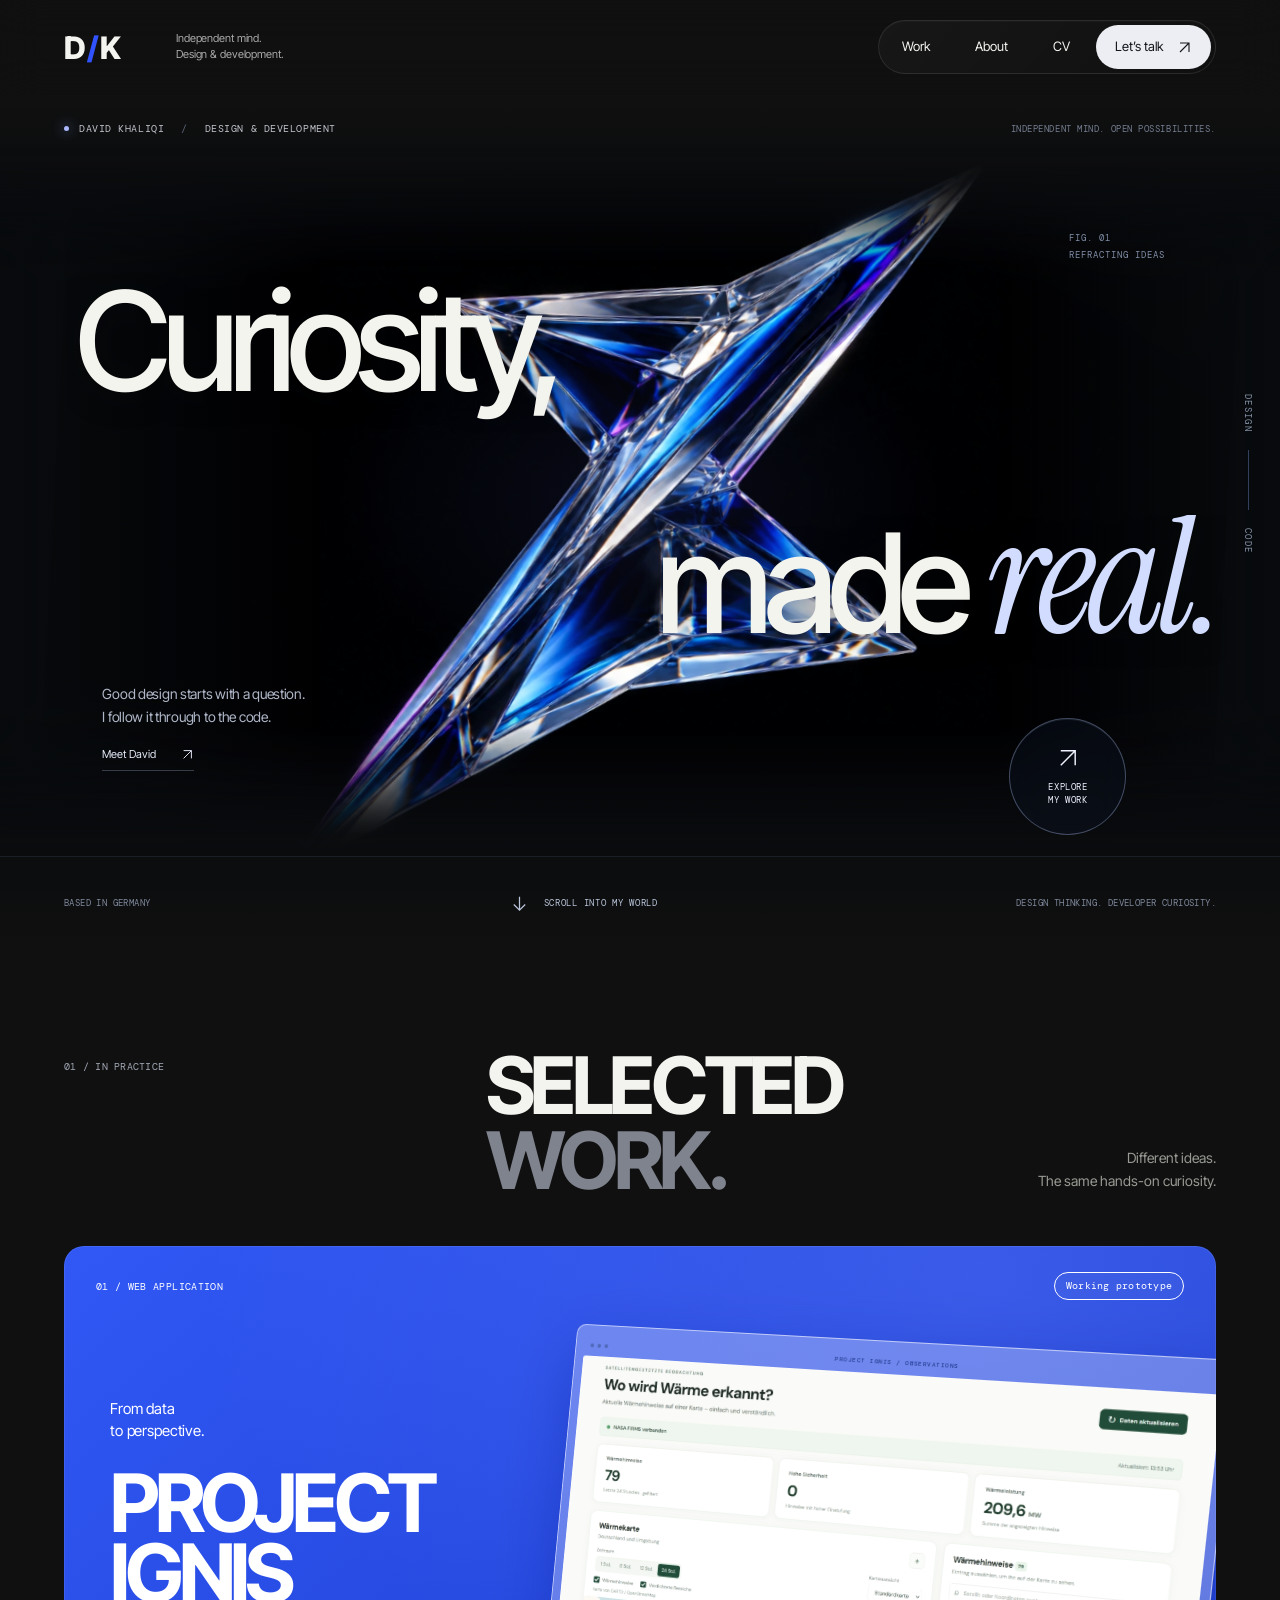
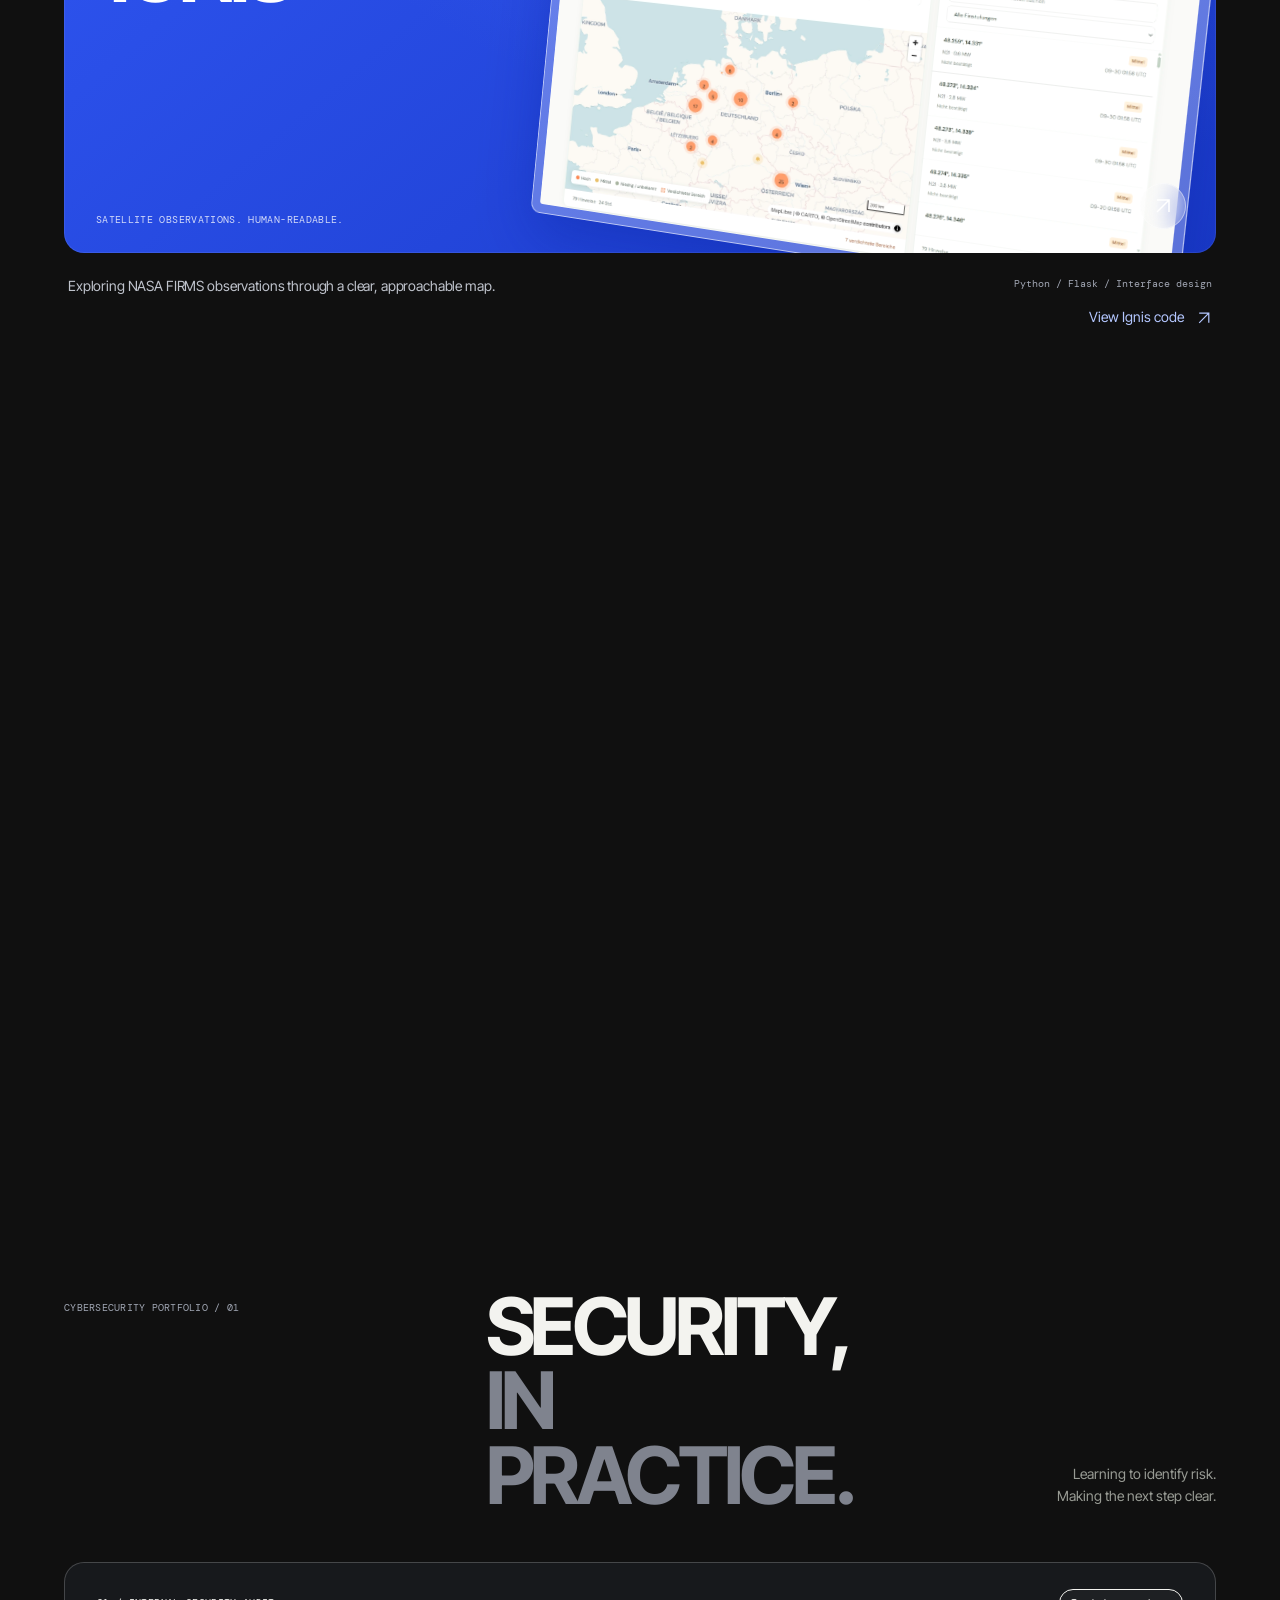
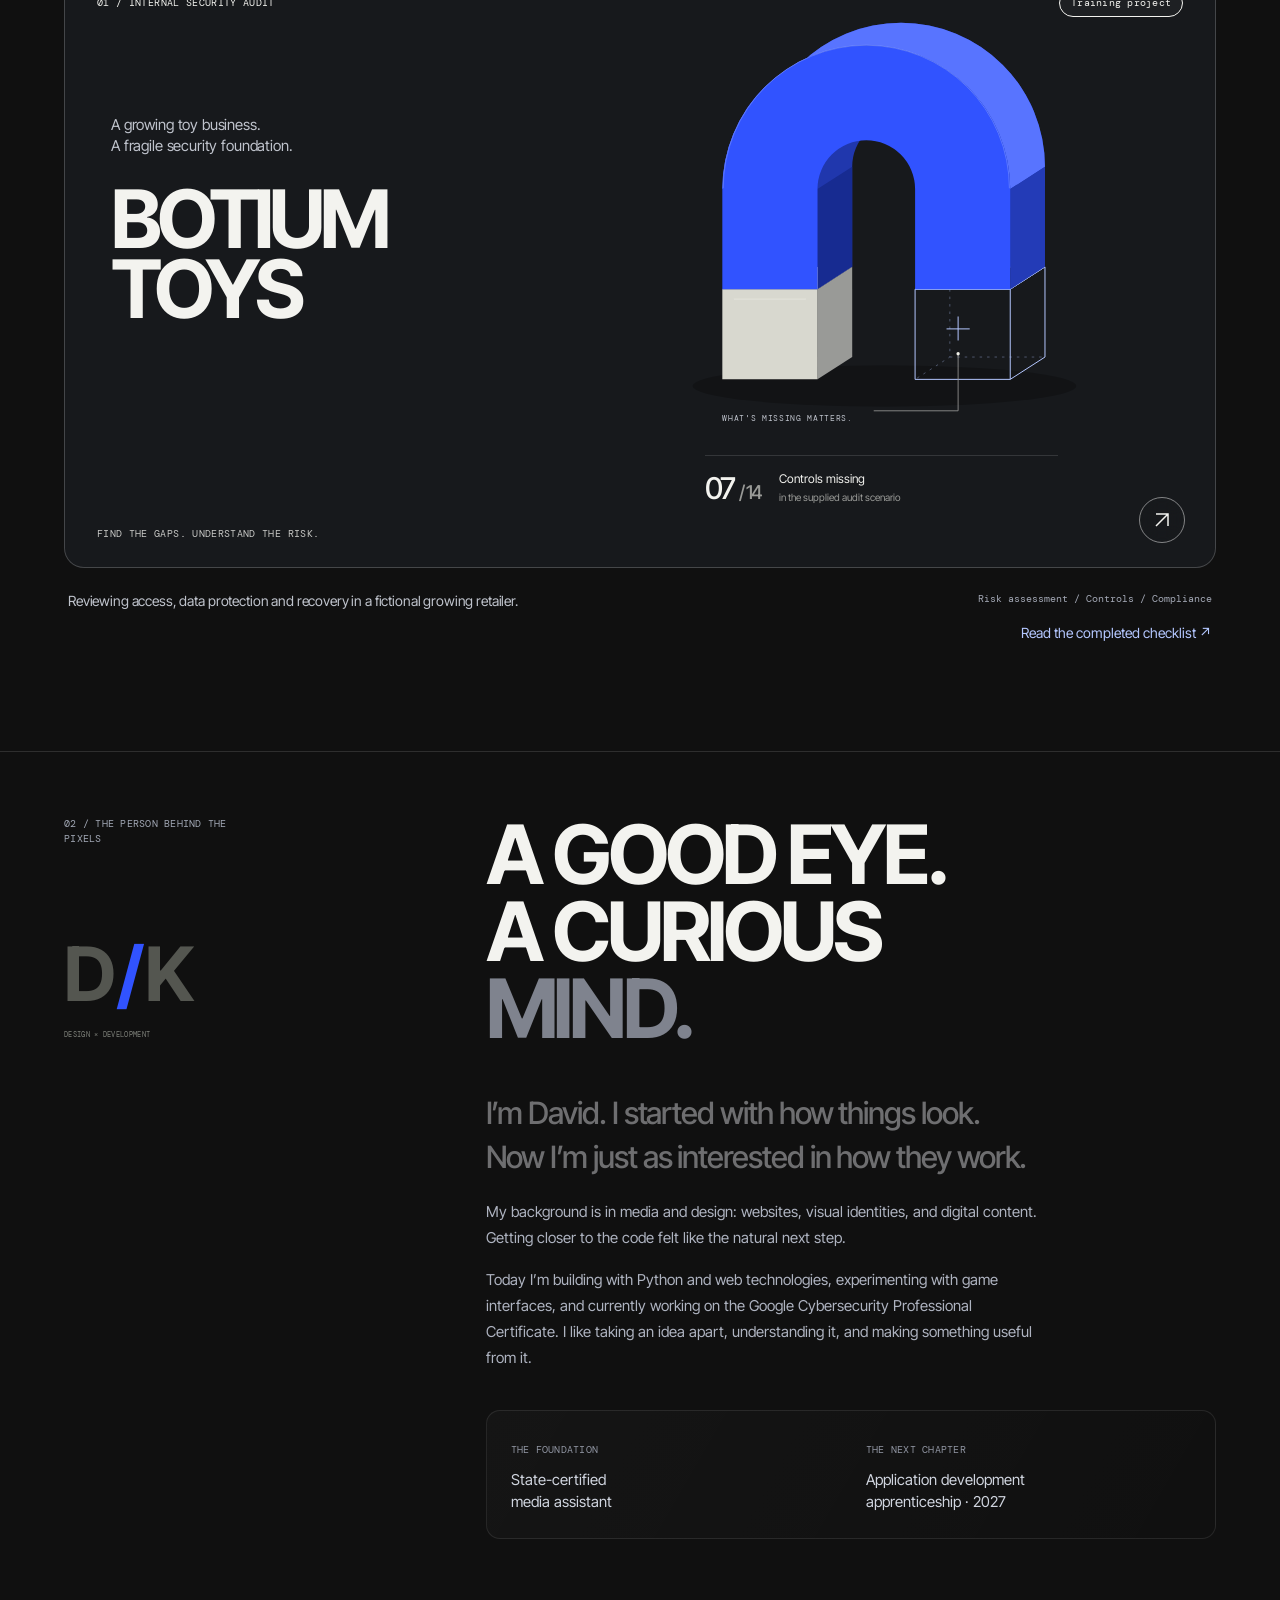
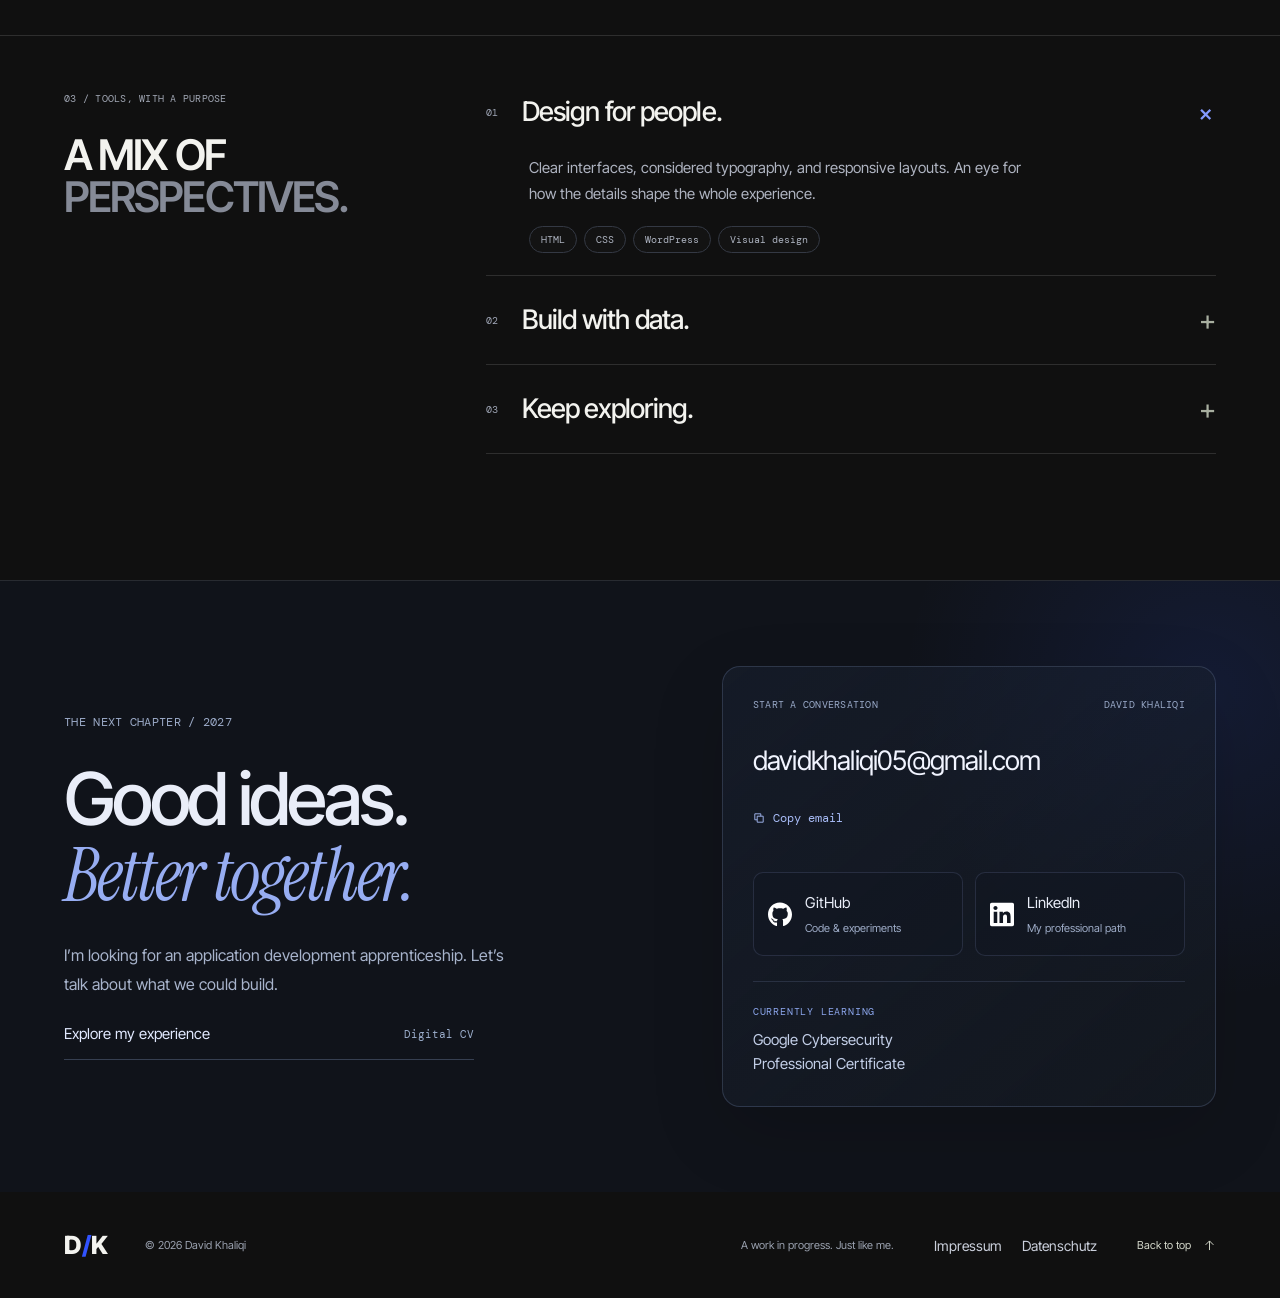
<file: index.html>
<!doctype html><html lang="en"><head><meta charset="utf-8"><meta name="viewport" content="width=device-width,initial-scale=1"><meta name="theme-color" content="#101010"><meta name="color-scheme" content="dark"><title>David Khaliqi — Creative Development</title><meta name="description" content="The portfolio of David Khaliqi. Design, development, and a curious approach to making useful digital experiences."><meta property="og:title" content="David Khaliqi — Creative Development"><meta property="og:description" content="The portfolio of David Khaliqi. Design, development, and a curious approach to making useful digital experiences."><meta property="og:type" content="website"><meta property="og:url" content="https://kletterrn.github.io/"><link rel="canonical" href="https://kletterrn.github.io/"><link rel="icon" href="/assets/favicon.svg?v=2" type="image/svg+xml"><link rel="stylesheet" href="/fonts.css"><link rel="stylesheet" href="/styles.css"><script src="/app.js" defer></script><link rel="preload" as="image" href="/assets/prism-hero.webp"><link rel="stylesheet" href="/hero.css"><script src="/hero.js" defer></script><link rel="stylesheet" href="/audit.css?v=fce4e833dc75"></head><body id="top"><a class="skip" href="#main">Skip to content</a><div class="read-progress" aria-hidden="true"></div><header class="header"><div class="header-inner wrap"><a class="wordmark" href="/" aria-label="David Khaliqi, home">D<span>/</span>K</a><a class="header-role" href="/#about">Independent mind.<br>Design & development.</a><nav id="navigation" class="navigation" aria-label="Main navigation"><a href="/#work">Work</a><a href="/#about">About</a><a href="/cv/">CV</a><a href="/#contact">Let’s talk <svg class="icon" viewBox="0 0 20 20" aria-hidden="true"><path d="M4 16 16 4M4 4h12v12"/></svg></a></nav><button class="menu-toggle" aria-expanded="false" aria-controls="navigation" type="button"><span>Menu</span><i aria-hidden="true"></i></button></div></header><main id="main"><section class="prism-hero" aria-labelledby="hero-title" data-prism-hero>
<div class="prism-meta wrap"><p><span class="prism-status" aria-hidden="true"></span> DAVID KHALIQI <span>/</span> DESIGN & DEVELOPMENT</p><span>INDEPENDENT MIND. OPEN POSSIBILITIES.</span></div>
<div class="prism-composition">
<div class="prism-visual" aria-hidden="true"><div class="prism-art"><img src="/assets/prism-hero.webp" width="1536" height="1024" alt="" fetchpriority="high" decoding="async"></div>
<div class="prism-light"></div><div class="prism-vignette"></div></div>
<span class="prism-art-index" aria-hidden="true">FIG. 01<br>REFRACTING IDEAS</span>
<h1 id="hero-title" class="prism-title"><span class="prism-line prism-first"><span>Curiosity,</span></span><span class="prism-line prism-second"><span>made <em>real.</em></span></span></h1>
<div class="prism-margin-note" aria-hidden="true"><span>DESIGN</span><i></i><span>CODE</span></div>
<div class="prism-intro"><p>Good design starts with a question.<br>I follow it through to the code.</p><a href="#about">Meet David <svg class="icon" viewBox="0 0 20 20" aria-hidden="true"><path d="M4 16 16 4M4 4h12v12"/></svg></a></div>
<a class="prism-work" href="#work"><span class="prism-work-arrow"><svg class="icon" viewBox="0 0 20 20" aria-hidden="true"><path d="M4 16 16 4M4 4h12v12"/></svg></span><span>EXPLORE<br>MY WORK</span></a>

</div>
<div class="prism-footer wrap"><span>BASED IN GERMANY</span><a class="prism-scroll-link" href="#work"><span class="prism-scroll-line" aria-hidden="true"><svg class="icon" viewBox="0 0 20 20" aria-hidden="true"><path d="M10 3v14m-6-6 6 6 6-6"/></svg></span><span>SCROLL INTO MY WORLD</span></a><span>DESIGN THINKING. DEVELOPER CURIOSITY.</span></div>
</section>

<section class="work wrap" id="work" aria-labelledby="work-title"><div class="section-heading" data-reveal><p class="label">01 / In practice</p><h2 id="work-title">SELECTED<br><span>WORK.</span></h2><p>Different ideas.<br>The same hands-on curiosity.</p></div>
<article class="work-item" data-reveal><a class="project-panel project-ignis" href="/work/ignis/" aria-label="Explore Project Ignis"><div class="project-panel-head"><span class="label">01 / Web application</span><span class="project-state">Working prototype</span></div><div class="project-title"><p>From data<br>to perspective.</p><h3>PROJECT<br>IGNIS</h3></div><div class="ignis-display"><div class="browser-bar"><span></span><span></span><span></span><b>PROJECT IGNIS / OBSERVATIONS</b></div><img src="/assets/project-ignis.webp" width="2048" height="1509" alt="Project Ignis application with satellite heat observations on a map of Germany" loading="lazy"></div><span class="panel-caption label">Satellite observations. Human-readable.</span><span class="project-arrow"><svg class="icon" viewBox="0 0 20 20" aria-hidden="true"><path d="M4 16 16 4M4 4h12v12"/></svg></span><span class="project-hover" aria-hidden="true">View<br>project <svg class="icon" viewBox="0 0 20 20" aria-hidden="true"><path d="M4 16 16 4M4 4h12v12"/></svg></span></a><div class="project-details"><p>Exploring NASA FIRMS observations through a clear, approachable map.</p><div class="project-detail-links"><span>Python / Flask / Interface design</span><a href="https://github.com/kletterrn/Ignis" target="_blank" rel="noopener noreferrer">View Ignis code <svg class="icon" viewBox="0 0 20 20" aria-hidden="true"><path d="M4 16 16 4M4 4h12v12"/></svg></a></div></div></article>
<article class="work-item" data-reveal><a class="project-panel project-orion" href="/work/orion/" aria-label="Explore the ongoing Orion project"><div class="project-panel-head"><span class="label">02 / Modelling & game systems</span><span class="project-state">In development</span></div><div class="project-title"><p>From geometry<br>to game systems.</p><h3>PROJECT<br>ORION</h3></div><div class="orion-display"><img src="/assets/orion-aircraft.webp" width="1800" height="1200" alt="David’s Orion aircraft model, viewed from above in soft studio lighting" loading="lazy"></div><span class="panel-caption label">Original geometry. Interactive exploration.</span><span class="project-arrow"><svg class="icon" viewBox="0 0 20 20" aria-hidden="true"><path d="M4 16 16 4M4 4h12v12"/></svg></span><span class="project-hover" aria-hidden="true">View<br>project <svg class="icon" viewBox="0 0 20 20" aria-hidden="true"><path d="M4 16 16 4M4 4h12v12"/></svg></span></a><div class="project-details"><p>Finding a visual language for controls, cameras, and game interaction.</p><div class="project-detail-links"><span>Arma Reforger / HUD / In progress</span><a href="https://github.com/kletterrn/orion-recon-drone" target="_blank" rel="noopener noreferrer">View Orion code <svg class="icon" viewBox="0 0 20 20" aria-hidden="true"><path d="M4 16 16 4M4 4h12v12"/></svg></a></div></div></article>
</section>

<section class="work wrap" id="cybersecurity" aria-labelledby="security-title"><div class="section-heading"><p class="label">Cybersecurity portfolio / 01</p><h2 id="security-title">SECURITY,<br><span>IN PRACTICE.</span></h2><p>Learning to identify risk.<br>Making the next step clear.</p></div><article class="work-item"><a class="project-panel project-botium" href="/work/botium-audit/" aria-label="Explore the Botium Toys security audit"><div class="project-panel-head"><span class="label">01 / Internal security audit</span><span class="project-state">Training project</span></div><div class="project-title"><p>A growing toy business.<br>A fragile security foundation.</p><h3>BOTIUM<br>TOYS</h3></div><figure class="botium-foundation"><svg viewBox="0 0 620 530" role="img" aria-labelledby="bt-art-title bt-art-desc"><title id="bt-art-title">A missing foundation</title><desc id="bt-art-desc">A blue toy-block arch rests on a solid block and an outlined missing block, illustrating gaps in the fictional company's security foundations.</desc><ellipse cx="313" cy="446" rx="232" ry="25" fill="#000" opacity=".24"/><g class="foundation-solid"><path d="M117 329L159 302H274L232 329Z" fill="#f1f1e9"/><path d="M232 329L274 302V411L232 438Z" fill="#999a97"/><path d="M117 329H232V438H117Z" fill="#d8d8cf"/><path d="M131 341H218" stroke="#f1f1e9" stroke-opacity=".6"/></g><g class="foundation-absence" fill="none" stroke="#b4c7ff" stroke-width="1.2"><path d="M350 329L392 302H507L465 329ZM350 329H465V438H350ZM465 329L507 302V411L465 438"/><path d="M392 302V411L350 438M392 411H507" stroke-dasharray="3 6" opacity=".35"/></g><g class="foundation-arch"><path d="M117 329V208A174 174 0 0 1 465 208V329H350V208A59 59 0 0 0 232 208V329Z" transform="translate(42,-27)" fill="#2037ad"/><path d="M117 208A174 174 0 0 1 465 208L507 181A174 174 0 0 0 159 181Z" fill="#5874ff"/><path d="M465 208L507 181V302L465 329Z" fill="#233bb7"/><path d="M232 329L274 302V181L232 208Z" fill="#172b91"/><path d="M117 329V208A174 174 0 0 1 465 208V329H350V208A59 59 0 0 0 232 208V329Z" fill="#3153ff"/><path d="M118 207A173 173 0 0 1 464 207" fill="none" stroke="#91a6ff" stroke-opacity=".55"/></g><g class="foundation-mark"><path d="M402 362v29m-14-14h28" stroke="#b4c7ff" stroke-width="1.2"/><path d="M402 407V476H300" fill="none" stroke="#999a97" stroke-width="1"/><circle cx="402" cy="407" r="2" fill="#f1f1e9"/></g><text x="117" y="488" class="foundation-note">WHAT'S MISSING MATTERS.</text></svg><figcaption><span>07 <span class="foundation-total">/ 14</span></span><p>Controls missing<br><span>in the supplied audit scenario</span></p></figcaption></figure><span class="panel-caption label">Find the gaps. Understand the risk.</span><span class="project-arrow"><svg class="icon" viewBox="0 0 20 20" aria-hidden="true"><path d="M4 16 16 4M4 4h12v12"/></svg></span><span class="project-hover" aria-hidden="true">View<br>project <svg class="icon" viewBox="0 0 20 20" aria-hidden="true"><path d="M4 16 16 4M4 4h12v12"/></svg></span></a><div class="project-details"><p>Reviewing access, data protection and recovery in a fictional growing retailer.</p><div class="project-detail-links"><span>Risk assessment / Controls / Compliance</span><a href="/work/botium-audit/#controls">Read the completed checklist ↗</a></div></div></article></section>
<section class="about wrap" id="about" aria-labelledby="about-title"><div class="about-index"><p class="label">02 / The person behind the pixels</p><div class="about-stamp" aria-hidden="true">D<span>/</span>K<small>DESIGN × DEVELOPMENT</small></div></div><div class="about-content"><h2 id="about-title" data-reveal>A GOOD EYE.<br>A CURIOUS<br><span>MIND.</span></h2><div class="about-copy" data-reveal><p class="about-lead" data-read-text>I’m David. I started with how things look.<br>Now I’m just as interested in how they work.</p><p>My background is in media and design: websites, visual identities, and digital content. Getting closer to the code felt like the natural next step.</p><p>Today I’m building with Python and web technologies, experimenting with game interfaces, and currently working on the Google Cybersecurity Professional Certificate. I like taking an idea apart, understanding it, and making something useful from it.</p></div><div class="about-facts" data-reveal><div><span class="label">The foundation</span><p>State-certified<br>media assistant</p></div><div><span class="label">The next chapter</span><p>Application development<br>apprenticeship · 2027</p></div></div></div></section>

<section class="capabilities wrap" aria-labelledby="cap-title"><div class="cap-heading"><p class="label">03 / Tools, with a purpose</p><h2 id="cap-title">A MIX OF<br><span>PERSPECTIVES.</span></h2></div><div class="cap-list"><details open data-reveal><summary><span class="cap-id">01</span><h3>Design for people.</h3><span class="cap-plus" aria-hidden="true">+</span></summary><div class="cap-body"><p>Clear interfaces, considered typography, and responsive layouts. An eye for how the details shape the whole experience.</p><div class="skill-tags"><span>HTML</span><span>CSS</span><span>WordPress</span><span>Visual design</span></div></div></details><details data-reveal><summary><span class="cap-id">02</span><h3>Build with data.</h3><span class="cap-plus" aria-hidden="true">+</span></summary><div class="cap-body"><p>Working with APIs, structuring information, and building useful tools. Project Ignis is where those interests come together.</p><div class="skill-tags"><span>Python</span><span>Flask</span><span>SQL</span><span>API integration</span></div></div></details><details data-reveal><summary><span class="cap-id">03</span><h3>Keep exploring.</h3><span class="cap-plus" aria-hidden="true">+</span></summary><div class="cap-body"><p>Game interaction and HUD design through Orion. Security fundamentals through the Google Cybersecurity Professional Certificate, currently in progress.</p><div class="skill-tags"><span>Game systems</span><span>Interaction</span><span>Cybersecurity</span></div></div></details></div></section>
<section class="contact contact-studio" id="contact" aria-labelledby="contact-title"><div class="wrap contact-grid"><div class="contact-story"><p class="label">The next chapter / 2027</p><h2 id="contact-title">Good ideas.<br><em>Better together.</em></h2><p class="contact-intro">I’m looking for an application development apprenticeship. Let’s talk about what we could build.</p><a class="contact-cv" href="/cv/">Explore my experience <span>Digital CV</span></a></div><div class="contact-desk"><div class="contact-desk-head"><span class="label">Start a conversation</span><span class="label">David Khaliqi</span></div><a class="desk-email" href="mailto:davidkhaliqi05@gmail.com">davidkhaliqi05@gmail.com</a><button class="copy-email" data-copy type="button"><svg class="icon" viewBox="0 0 20 20" aria-hidden="true"><path d="M7 7h10v10H7zM13 7V3H3v10h4"/></svg><span>Copy email</span></button><p id="copy-status" class="copy-status" role="status" aria-live="polite"></p><nav class="contact-profiles" aria-label="Social profiles"><a href="https://github.com/kletterrn/" target="_blank" rel="noopener noreferrer"><img src="/assets/icons/github.svg" width="24" height="24" alt=""><span>GitHub<small>Code & experiments</small></span></a><a href="https://www.linkedin.com/in/david-khaliqi0" target="_blank" rel="noopener noreferrer"><img src="/assets/icons/linkedin.svg" width="24" height="24" alt=""><span>LinkedIn<small>My professional path</small></span></a></nav><p class="contact-learning"><span>Currently learning</span>Google Cybersecurity<br>Professional Certificate</p></div></div></section></main><footer class="footer wrap"><a class="wordmark" href="/" aria-label="Home">D<span>/</span>K</a><span>© 2026 David Khaliqi</span><span class="footer-note">A work in progress. Just like me.</span><nav class="legal-links" aria-label="Rechtliches"><a href="/impressum/">Impressum</a><a href="/datenschutz/">Datenschutz</a></nav><a class="back-top" href="#top">Back to top <svg class="icon" viewBox="0 0 20 20" aria-hidden="true"><path d="M10 17V3m-6 6 6-6 6 6"/></svg></a></footer></body></html>
</file>
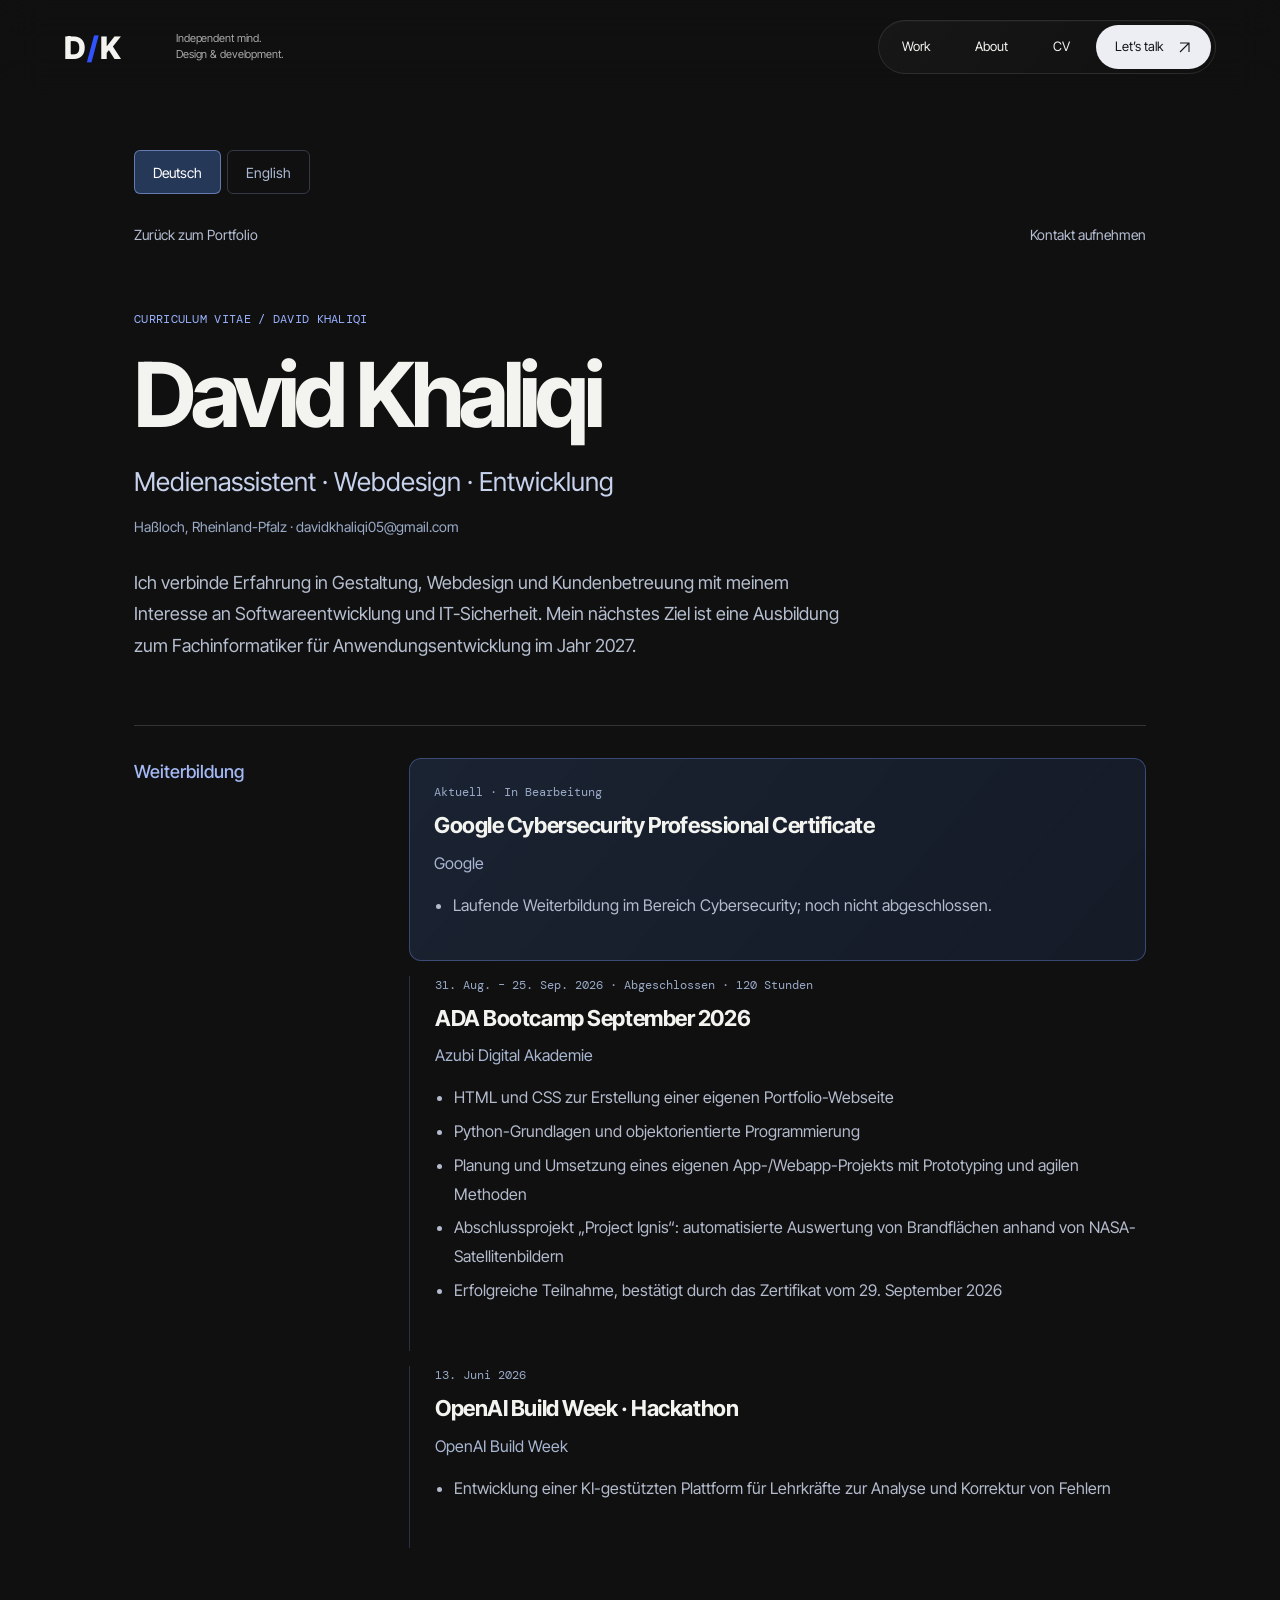
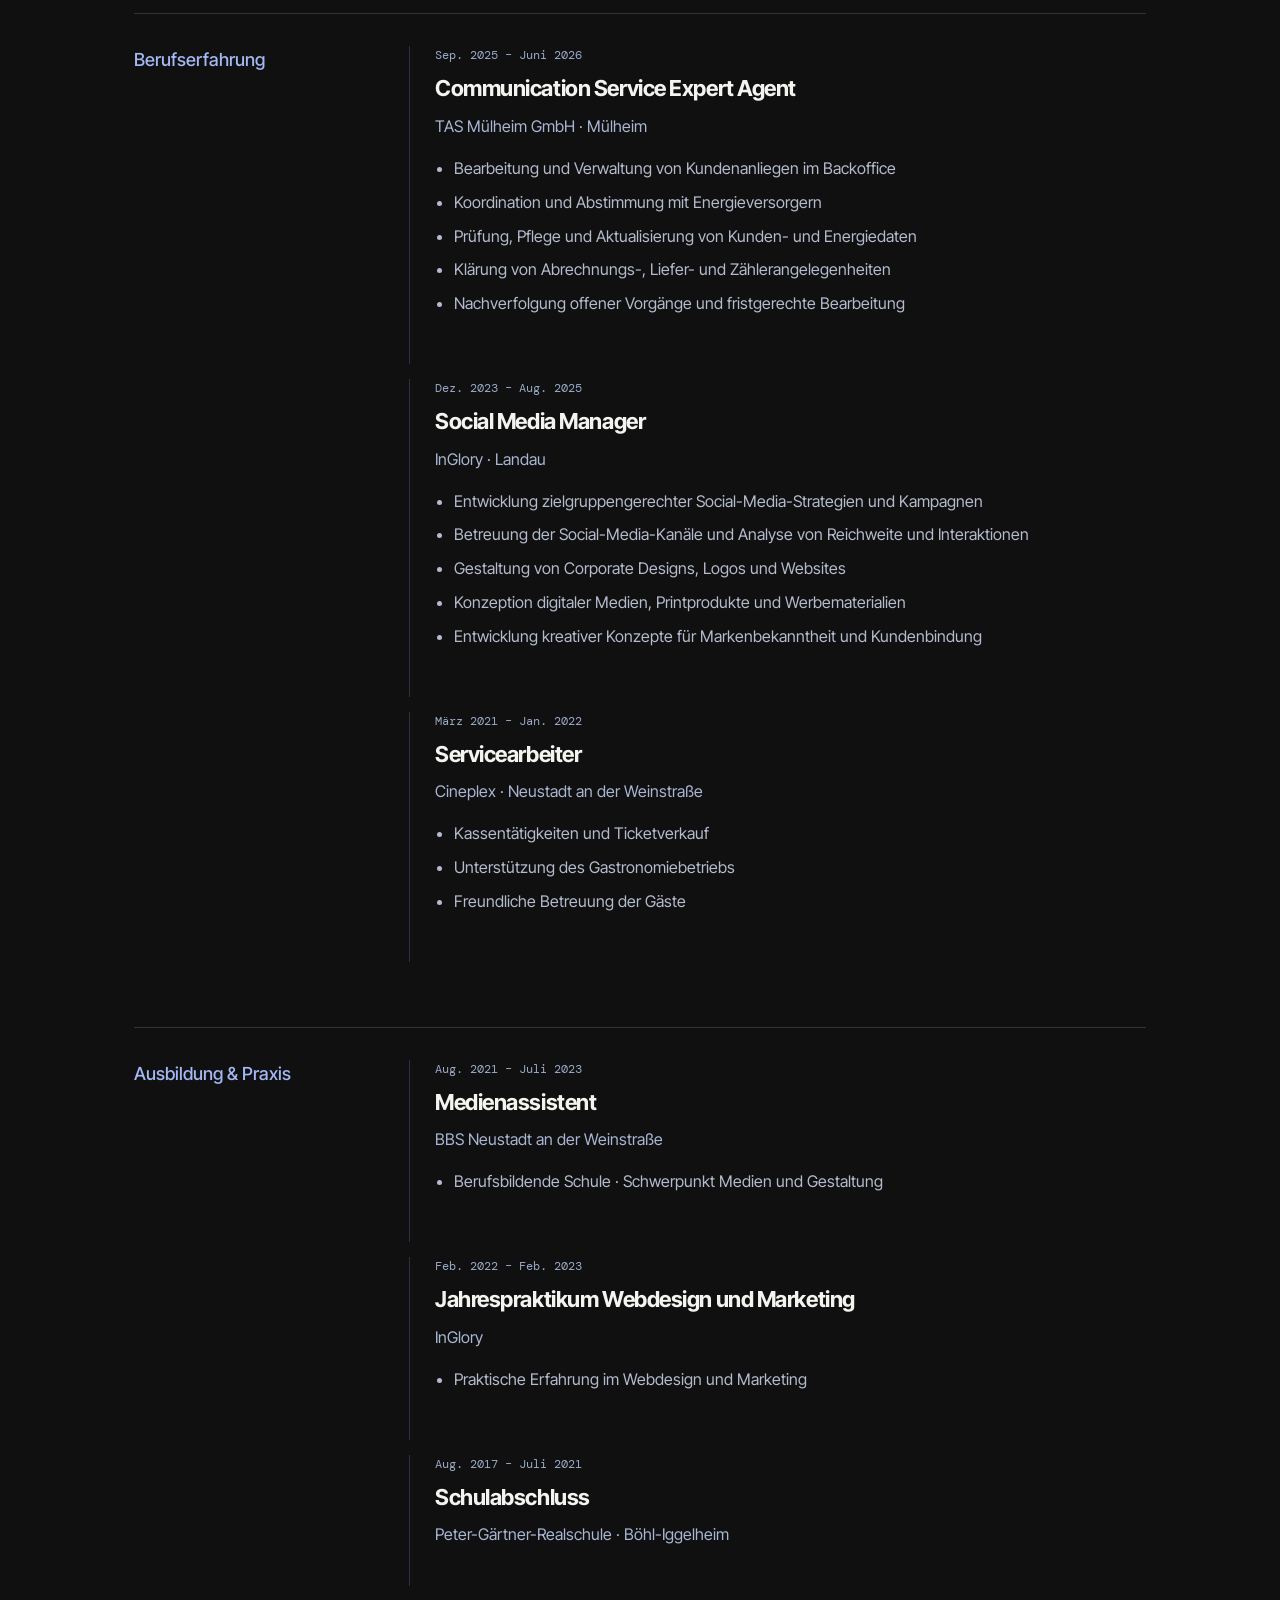
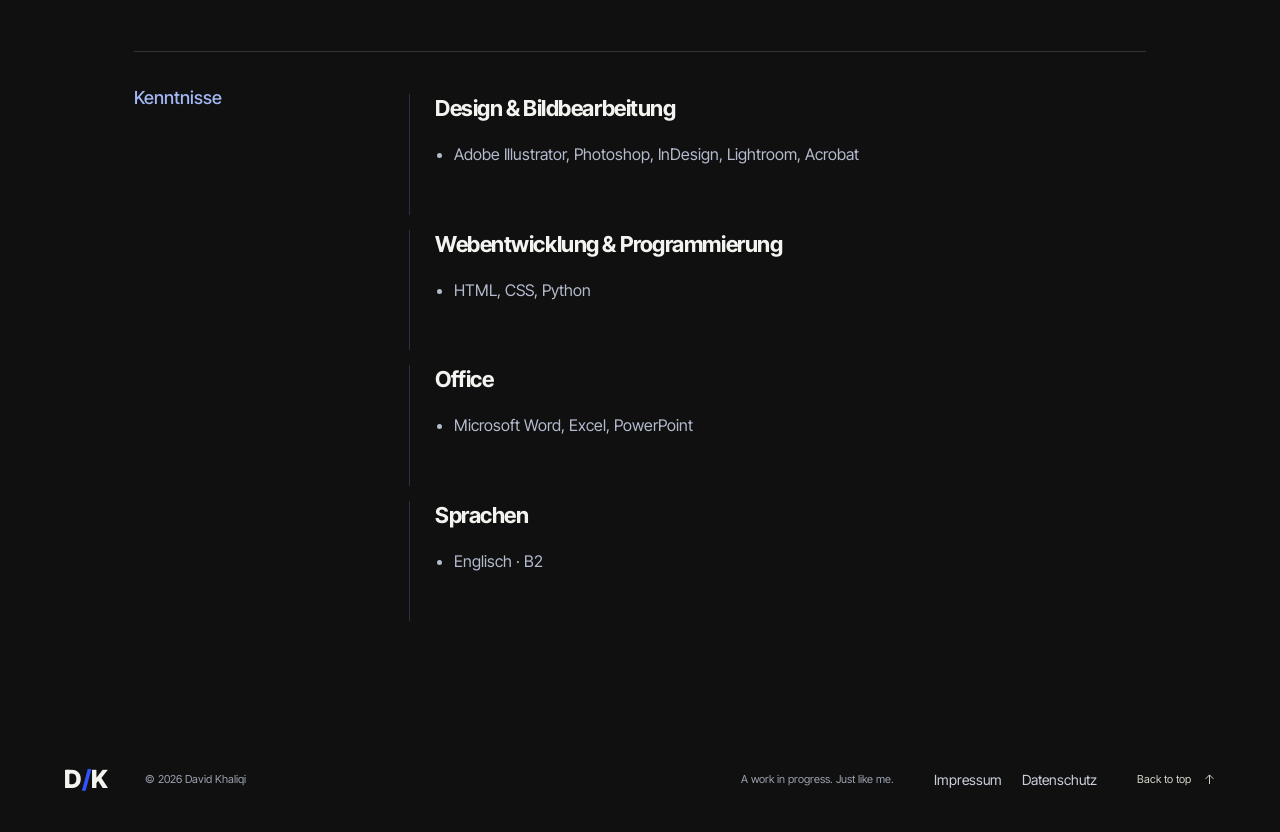
<file: cv/index.html>
<!doctype html><html lang="de"><head><meta charset="utf-8"><meta name="viewport" content="width=device-width,initial-scale=1"><meta name="theme-color" content="#101010"><meta name="color-scheme" content="dark"><title>Lebenslauf — David Khaliqi</title><meta name="description" content="Berufserfahrung, Ausbildung und Weiterbildung von David Khaliqi."><meta property="og:title" content="Lebenslauf — David Khaliqi"><meta property="og:description" content="Berufserfahrung, Ausbildung und Weiterbildung von David Khaliqi."><meta property="og:type" content="website"><meta property="og:url" content="https://kletterrn.github.io/cv/"><link rel="canonical" href="https://kletterrn.github.io/cv/"><link rel="icon" href="/assets/favicon.svg?v=2" type="image/svg+xml"><link rel="stylesheet" href="/fonts.css"><link rel="stylesheet" href="/styles.css"><script src="/app.js" defer></script><link rel="stylesheet" href="/cv.css"></head><body id="top"><a class="skip" href="#main">Skip to content</a><div class="read-progress" aria-hidden="true"></div><header class="header"><div class="header-inner wrap"><a class="wordmark" href="/" aria-label="David Khaliqi, home">D<span>/</span>K</a><a class="header-role" href="/#about">Independent mind.<br>Design & development.</a><nav id="navigation" class="navigation" aria-label="Main navigation"><a href="/#work">Work</a><a href="/#about">About</a><a href="/cv/">CV</a><a href="/#contact">Let’s talk <svg class="icon" viewBox="0 0 20 20" aria-hidden="true"><path d="M4 16 16 4M4 4h12v12"/></svg></a></nav><button class="menu-toggle" aria-expanded="false" aria-controls="navigation" type="button"><span>Menu</span><i aria-hidden="true"></i></button></div></header><main id="main" class="cv-page wrap"><nav class="cv-languages" aria-label="CV language"><a href="/cv/" lang="de" hreflang="de" aria-current="page">Deutsch</a><a href="/cv/en/" lang="en" hreflang="en">English</a></nav><div class="cv-topbar"><a href="/">Zurück zum Portfolio</a><a href="mailto:davidkhaliqi05@gmail.com">Kontakt aufnehmen</a></div><div id="cv-content"><div class="cv-profile"><p class="label">Curriculum vitae / David Khaliqi</p><h1>David Khaliqi</h1><p class="cv-headline">Medienassistent · Webdesign · Entwicklung</p><p class="cv-location">Haßloch, Rheinland-Pfalz · <a href="mailto:davidkhaliqi05@gmail.com">davidkhaliqi05@gmail.com</a></p><p class="cv-summary">Ich verbinde Erfahrung in Gestaltung, Webdesign und Kundenbetreuung mit meinem Interesse an Softwareentwicklung und IT-Sicherheit. Mein nächstes Ziel ist eine Ausbildung zum Fachinformatiker für Anwendungsentwicklung im Jahr 2027.</p></div><section class="cv-section"><h2>Weiterbildung</h2><div class="cv-entries"><article class="cv-entry"><p class="cv-period">Aktuell · In Bearbeitung</p><h3>Google Cybersecurity Professional Certificate</h3><p class="cv-org">Google</p><ul><li>Laufende Weiterbildung im Bereich Cybersecurity; noch nicht abgeschlossen.</li></ul></article><article class="cv-entry"><p class="cv-period">31. Aug. – 25. Sep. 2026 · Abgeschlossen · 120 Stunden</p><h3>ADA Bootcamp September 2026</h3><p class="cv-org">Azubi Digital Akademie</p><ul><li>HTML und CSS zur Erstellung einer eigenen Portfolio-Webseite</li><li>Python-Grundlagen und objektorientierte Programmierung</li><li>Planung und Umsetzung eines eigenen App-/Webapp-Projekts mit Prototyping und agilen Methoden</li><li>Abschlussprojekt „Project Ignis“: automatisierte Auswertung von Brandflächen anhand von NASA-Satellitenbildern</li><li>Erfolgreiche Teilnahme, bestätigt durch das Zertifikat vom 29. September 2026</li></ul></article><article class="cv-entry"><p class="cv-period">13. Juni 2026</p><h3>OpenAI Build Week · Hackathon</h3><p class="cv-org">OpenAI Build Week</p><ul><li>Entwicklung einer KI-gestützten Plattform für Lehrkräfte zur Analyse und Korrektur von Fehlern</li></ul></article></div></section><section class="cv-section"><h2>Berufserfahrung</h2><div class="cv-entries"><article class="cv-entry"><p class="cv-period">Sep. 2025 – Juni 2026</p><h3>Communication Service Expert Agent</h3><p class="cv-org">TAS Mülheim GmbH · Mülheim</p><ul><li>Bearbeitung und Verwaltung von Kundenanliegen im Backoffice</li><li>Koordination und Abstimmung mit Energieversorgern</li><li>Prüfung, Pflege und Aktualisierung von Kunden- und Energiedaten</li><li>Klärung von Abrechnungs-, Liefer- und Zählerangelegenheiten</li><li>Nachverfolgung offener Vorgänge und fristgerechte Bearbeitung</li></ul></article><article class="cv-entry"><p class="cv-period">Dez. 2023 – Aug. 2025</p><h3>Social Media Manager</h3><p class="cv-org">InGlory · Landau</p><ul><li>Entwicklung zielgruppengerechter Social-Media-Strategien und Kampagnen</li><li>Betreuung der Social-Media-Kanäle und Analyse von Reichweite und Interaktionen</li><li>Gestaltung von Corporate Designs, Logos und Websites</li><li>Konzeption digitaler Medien, Printprodukte und Werbematerialien</li><li>Entwicklung kreativer Konzepte für Markenbekanntheit und Kundenbindung</li></ul></article><article class="cv-entry"><p class="cv-period">März 2021 – Jan. 2022</p><h3>Servicearbeiter</h3><p class="cv-org">Cineplex · Neustadt an der Weinstraße</p><ul><li>Kassentätigkeiten und Ticketverkauf</li><li>Unterstützung des Gastronomiebetriebs</li><li>Freundliche Betreuung der Gäste</li></ul></article></div></section><section class="cv-section"><h2>Ausbildung & Praxis</h2><div class="cv-entries"><article class="cv-entry"><p class="cv-period">Aug. 2021 – Juli 2023</p><h3>Medienassistent</h3><p class="cv-org">BBS Neustadt an der Weinstraße</p><ul><li>Berufsbildende Schule · Schwerpunkt Medien und Gestaltung</li></ul></article><article class="cv-entry"><p class="cv-period">Feb. 2022 – Feb. 2023</p><h3>Jahrespraktikum Webdesign und Marketing</h3><p class="cv-org">InGlory</p><ul><li>Praktische Erfahrung im Webdesign und Marketing</li></ul></article><article class="cv-entry"><p class="cv-period">Aug. 2017 – Juli 2021</p><h3>Schulabschluss</h3><p class="cv-org">Peter-Gärtner-Realschule · Böhl-Iggelheim</p></article></div></section><section class="cv-section"><h2>Kenntnisse</h2><div class="cv-entries"><article class="cv-entry"><h3>Design &amp; Bildbearbeitung</h3><ul><li>Adobe Illustrator, Photoshop, InDesign, Lightroom, Acrobat</li></ul></article><article class="cv-entry"><h3>Webentwicklung &amp; Programmierung</h3><ul><li>HTML, CSS, Python</li></ul></article><article class="cv-entry"><h3>Office</h3><ul><li>Microsoft Word, Excel, PowerPoint</li></ul></article><article class="cv-entry"><h3>Sprachen</h3><ul><li>Englisch · B2</li></ul></article></div></section></div></main><footer class="footer wrap"><a class="wordmark" href="/" aria-label="Home">D<span>/</span>K</a><span>© 2026 David Khaliqi</span><span class="footer-note">A work in progress. Just like me.</span><nav class="legal-links" aria-label="Rechtliches"><a href="/impressum/">Impressum</a><a href="/datenschutz/">Datenschutz</a></nav><a class="back-top" href="#top">Back to top <svg class="icon" viewBox="0 0 20 20" aria-hidden="true"><path d="M10 17V3m-6 6 6-6 6 6"/></svg></a></footer></body></html>
</file>
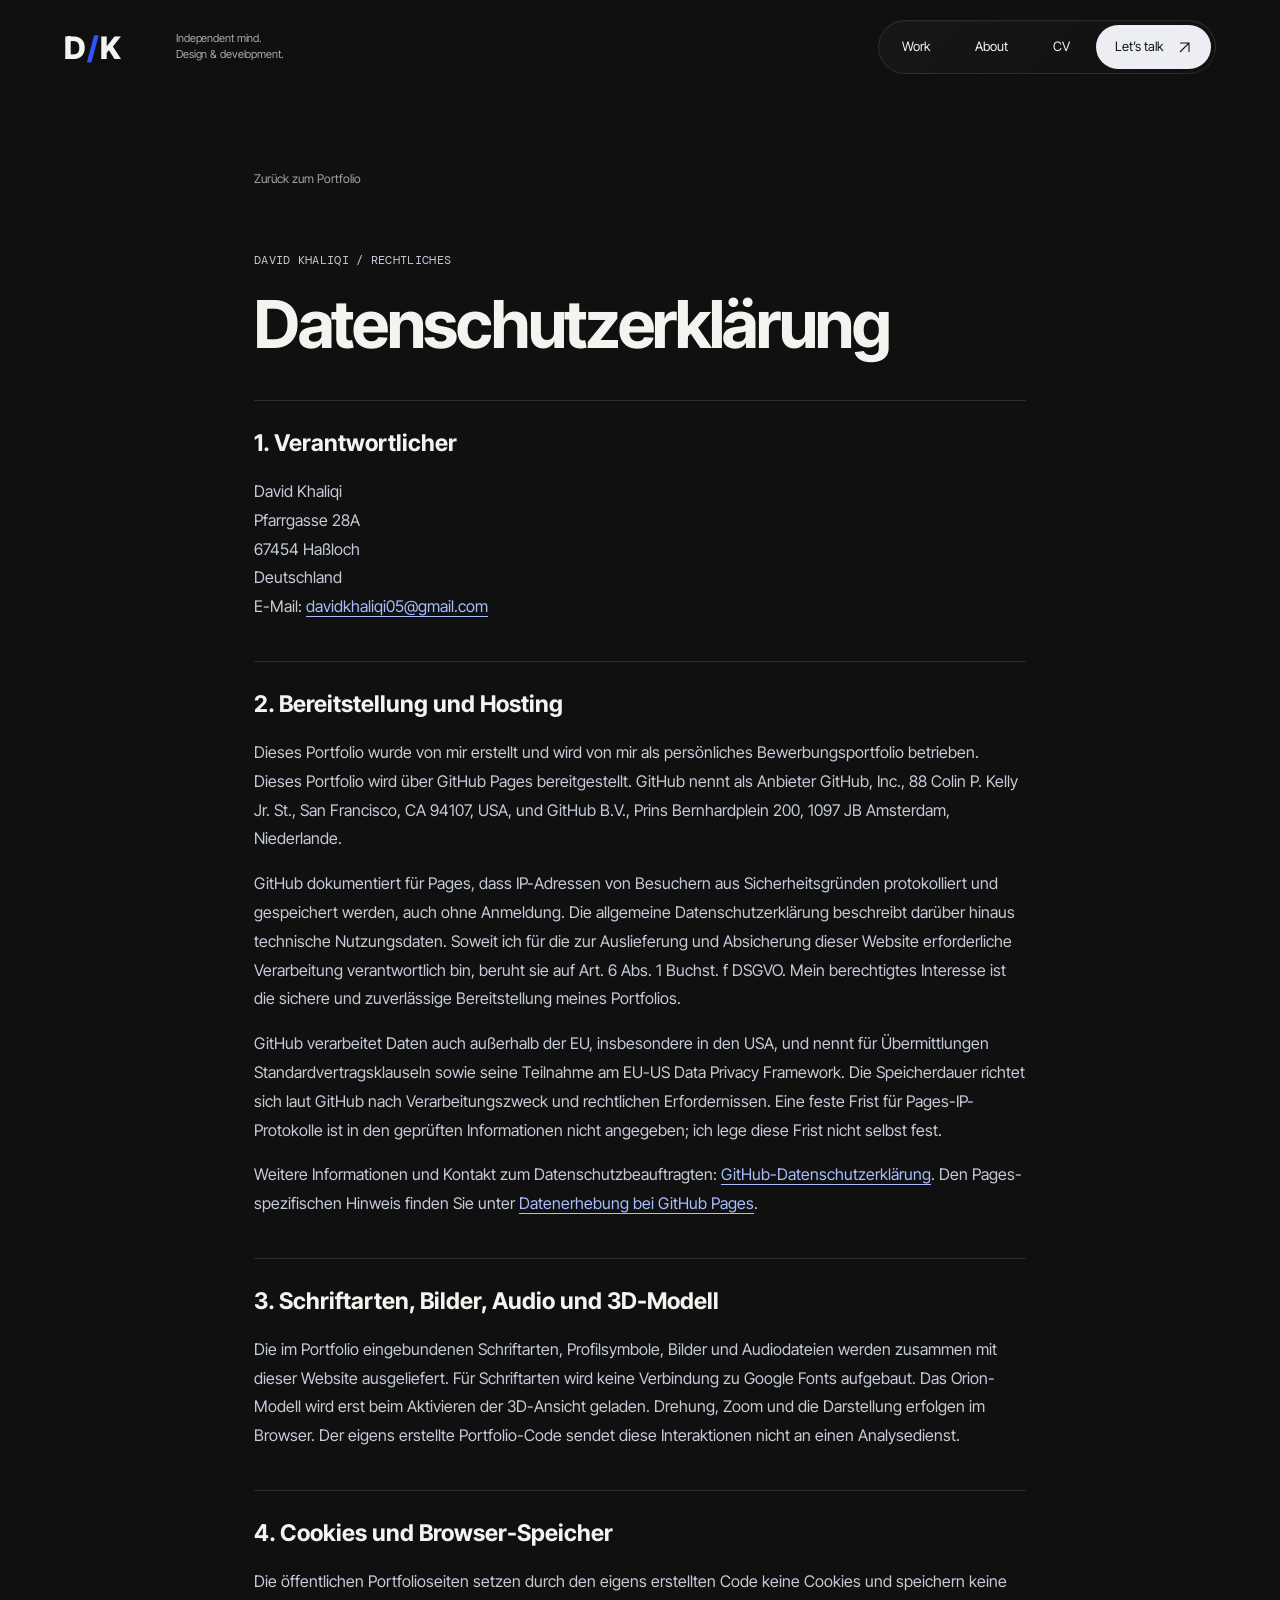
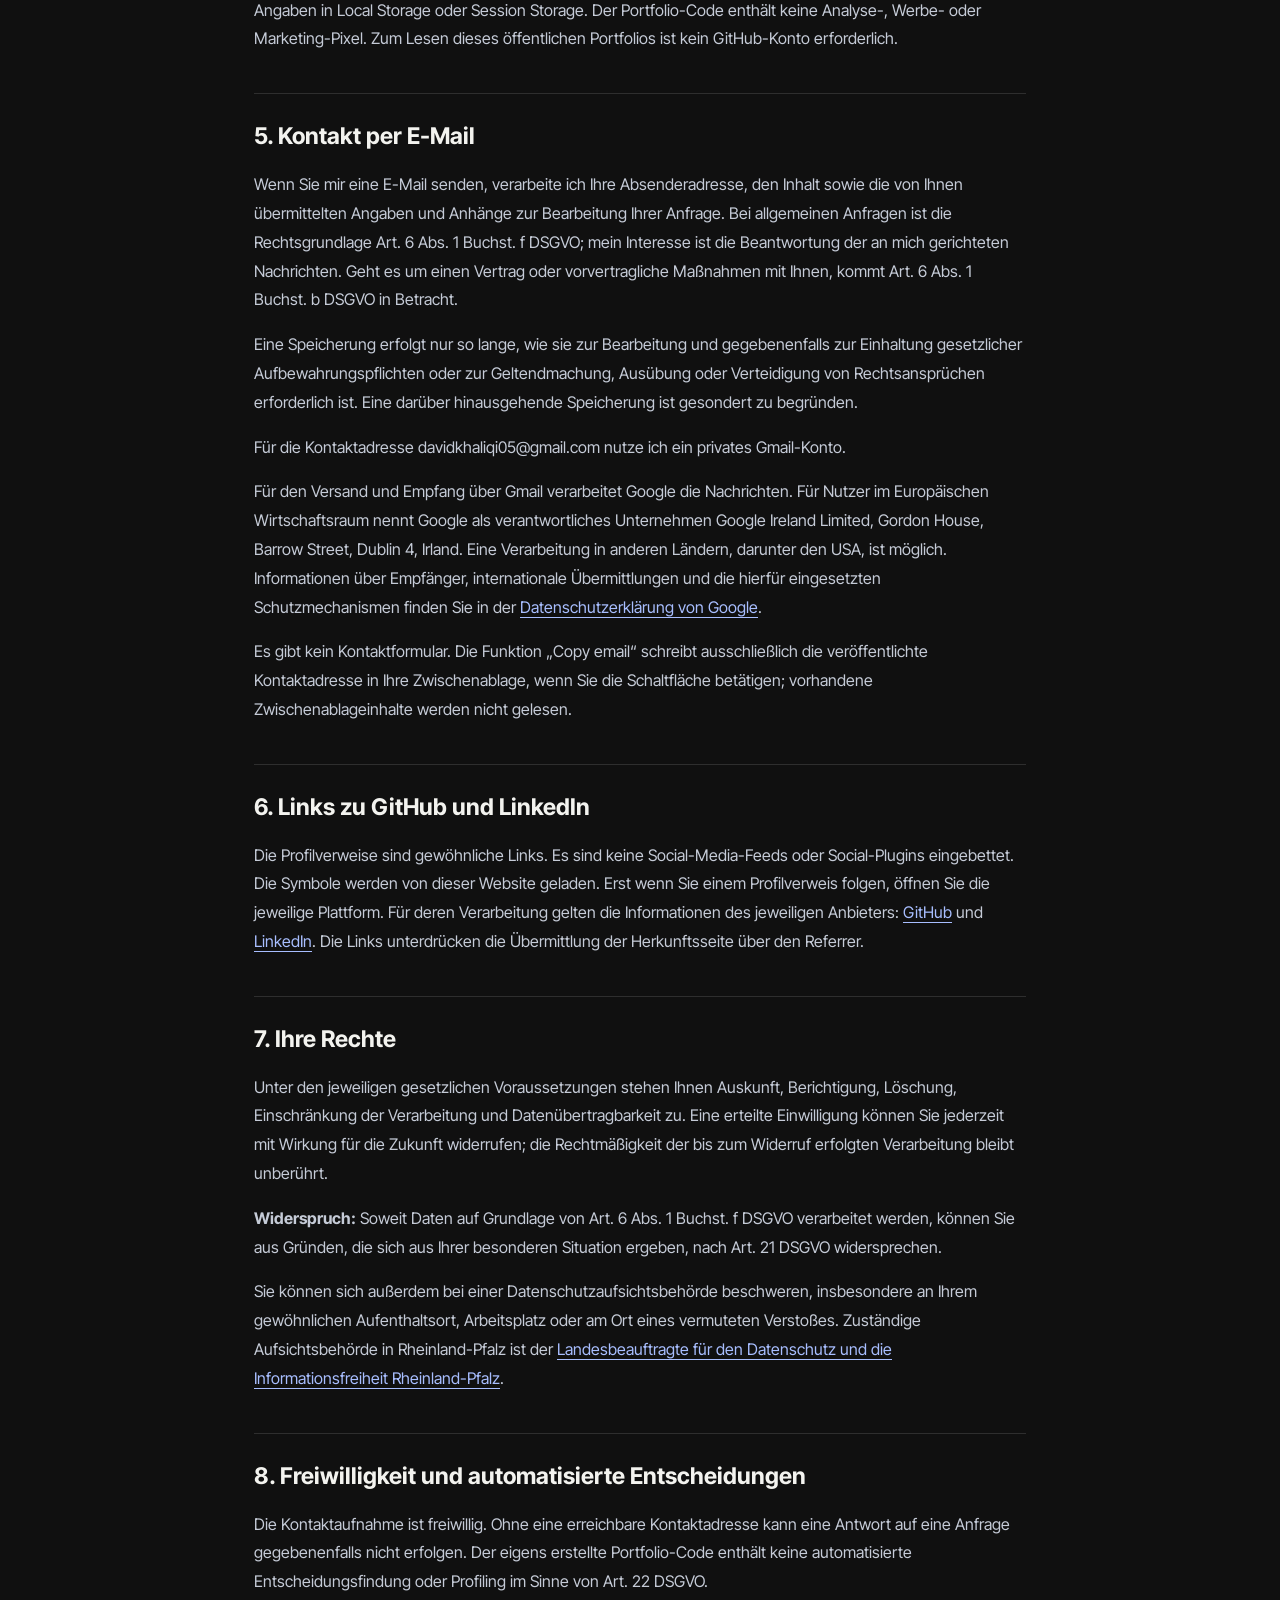
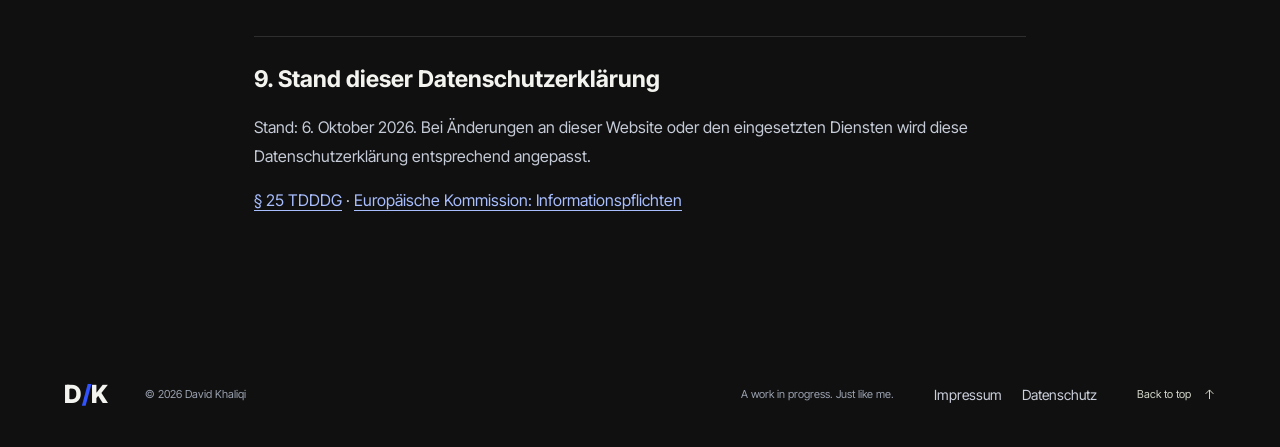
<file: datenschutz/index.html>
<!doctype html><html lang="de"><head><meta charset="utf-8"><meta name="viewport" content="width=device-width,initial-scale=1"><meta name="theme-color" content="#101010"><meta name="color-scheme" content="dark"><title>Datenschutzerklärung — David Khaliqi</title><meta name="description" content="Datenschutzhinweise für das Bewerbungsportfolio von David Khaliqi."><meta property="og:title" content="Datenschutzerklärung — David Khaliqi"><meta property="og:description" content="Datenschutzhinweise für das Bewerbungsportfolio von David Khaliqi."><meta property="og:type" content="website"><meta property="og:url" content="https://kletterrn.github.io/datenschutz/"><link rel="canonical" href="https://kletterrn.github.io/datenschutz/"><link rel="icon" href="/assets/favicon.svg?v=2" type="image/svg+xml"><link rel="stylesheet" href="/fonts.css"><link rel="stylesheet" href="/styles.css"><script src="/app.js" defer></script></head><body id="top"><a class="skip" href="#main">Skip to content</a><div class="read-progress" aria-hidden="true"></div><header class="header"><div class="header-inner wrap"><a class="wordmark" href="/" aria-label="David Khaliqi, home">D<span>/</span>K</a><a class="header-role" href="/#about">Independent mind.<br>Design & development.</a><nav id="navigation" class="navigation" aria-label="Main navigation"><a href="/#work">Work</a><a href="/#about">About</a><a href="/cv/">CV</a><a href="/#contact">Let’s talk <svg class="icon" viewBox="0 0 20 20" aria-hidden="true"><path d="M4 16 16 4M4 4h12v12"/></svg></a></nav><button class="menu-toggle" aria-expanded="false" aria-controls="navigation" type="button"><span>Menu</span><i aria-hidden="true"></i></button></div></header><main id="main" class="legal-page privacy-page wrap"><a class="case-back" href="/">Zurück zum Portfolio</a><p class="label">David Khaliqi / Rechtliches</p><h1>Datenschutzerklärung</h1><h2>1. Verantwortlicher</h2><address>David Khaliqi<br>Pfarrgasse 28A<br>67454 Haßloch<br>Deutschland<br>E-Mail: <a href="mailto:davidkhaliqi05@gmail.com">davidkhaliqi05@gmail.com</a></address><h2>2. Bereitstellung und Hosting</h2><p>Dieses Portfolio wurde von mir erstellt und wird von mir als persönliches Bewerbungsportfolio betrieben. Dieses Portfolio wird über GitHub Pages bereitgestellt. GitHub nennt als Anbieter GitHub, Inc., 88 Colin P. Kelly Jr. St., San Francisco, CA 94107, USA, und GitHub B.V., Prins Bernhardplein 200, 1097 JB Amsterdam, Niederlande.</p><p>GitHub dokumentiert für Pages, dass IP-Adressen von Besuchern aus Sicherheitsgründen protokolliert und gespeichert werden, auch ohne Anmeldung. Die allgemeine Datenschutzerklärung beschreibt darüber hinaus technische Nutzungsdaten. Soweit ich für die zur Auslieferung und Absicherung dieser Website erforderliche Verarbeitung verantwortlich bin, beruht sie auf Art. 6 Abs. 1 Buchst. f DSGVO. Mein berechtigtes Interesse ist die sichere und zuverlässige Bereitstellung meines Portfolios.</p><p>GitHub verarbeitet Daten auch außerhalb der EU, insbesondere in den USA, und nennt für Übermittlungen Standardvertragsklauseln sowie seine Teilnahme am EU-US Data Privacy Framework. Die Speicherdauer richtet sich laut GitHub nach Verarbeitungszweck und rechtlichen Erfordernissen. Eine feste Frist für Pages-IP-Protokolle ist in den geprüften Informationen nicht angegeben; ich lege diese Frist nicht selbst fest.</p><p>Weitere Informationen und Kontakt zum Datenschutzbeauftragten: <a href="https://docs.github.com/en/site-policy/privacy-policies/github-general-privacy-statement">GitHub-Datenschutzerklärung</a>. Den Pages-spezifischen Hinweis finden Sie unter <a href="https://docs.github.com/en/pages/getting-started-with-github-pages/what-is-github-pages#data-collection">Datenerhebung bei GitHub Pages</a>.</p><h2>3. Schriftarten, Bilder, Audio und 3D-Modell</h2><p>Die im Portfolio eingebundenen Schriftarten, Profilsymbole, Bilder und Audiodateien werden zusammen mit dieser Website ausgeliefert. Für Schriftarten wird keine Verbindung zu Google Fonts aufgebaut. Das Orion-Modell wird erst beim Aktivieren der 3D-Ansicht geladen. Drehung, Zoom und die Darstellung erfolgen im Browser. Der eigens erstellte Portfolio-Code sendet diese Interaktionen nicht an einen Analysedienst.</p><h2>4. Cookies und Browser-Speicher</h2><p>Die öffentlichen Portfolioseiten setzen durch den eigens erstellten Code keine Cookies und speichern keine Angaben in Local Storage oder Session Storage. Der Portfolio-Code enthält keine Analyse-, Werbe- oder Marketing-Pixel. Zum Lesen dieses öffentlichen Portfolios ist kein GitHub-Konto erforderlich.</p><h2>5. Kontakt per E-Mail</h2><p>Wenn Sie mir eine E-Mail senden, verarbeite ich Ihre Absenderadresse, den Inhalt sowie die von Ihnen übermittelten Angaben und Anhänge zur Bearbeitung Ihrer Anfrage. Bei allgemeinen Anfragen ist die Rechtsgrundlage Art. 6 Abs. 1 Buchst. f DSGVO; mein Interesse ist die Beantwortung der an mich gerichteten Nachrichten. Geht es um einen Vertrag oder vorvertragliche Maßnahmen mit Ihnen, kommt Art. 6 Abs. 1 Buchst. b DSGVO in Betracht.</p><p>Eine Speicherung erfolgt nur so lange, wie sie zur Bearbeitung und gegebenenfalls zur Einhaltung gesetzlicher Aufbewahrungspflichten oder zur Geltendmachung, Ausübung oder Verteidigung von Rechtsansprüchen erforderlich ist. Eine darüber hinausgehende Speicherung ist gesondert zu begründen.</p><p>Für die Kontaktadresse davidkhaliqi05@gmail.com nutze ich ein privates Gmail-Konto.</p><p>Für den Versand und Empfang über Gmail verarbeitet Google die Nachrichten. Für Nutzer im Europäischen Wirtschaftsraum nennt Google als verantwortliches Unternehmen Google Ireland Limited, Gordon House, Barrow Street, Dublin 4, Irland. Eine Verarbeitung in anderen Ländern, darunter den USA, ist möglich. Informationen über Empfänger, internationale Übermittlungen und die hierfür eingesetzten Schutzmechanismen finden Sie in der <a href="https://policies.google.com/privacy?hl=de">Datenschutzerklärung von Google</a>.</p><p>Es gibt kein Kontaktformular. Die Funktion „Copy email“ schreibt ausschließlich die veröffentlichte Kontaktadresse in Ihre Zwischenablage, wenn Sie die Schaltfläche betätigen; vorhandene Zwischenablageinhalte werden nicht gelesen.</p><h2>6. Links zu GitHub und LinkedIn</h2><p>Die Profilverweise sind gewöhnliche Links. Es sind keine Social-Media-Feeds oder Social-Plugins eingebettet. Die Symbole werden von dieser Website geladen. Erst wenn Sie einem Profilverweis folgen, öffnen Sie die jeweilige Plattform. Für deren Verarbeitung gelten die Informationen des jeweiligen Anbieters: <a href="https://docs.github.com/en/site-policy/privacy-policies/github-general-privacy-statement">GitHub</a> und <a href="https://www.linkedin.com/legal/privacy-policy">LinkedIn</a>. Die Links unterdrücken die Übermittlung der Herkunftsseite über den Referrer.</p><h2>7. Ihre Rechte</h2><p>Unter den jeweiligen gesetzlichen Voraussetzungen stehen Ihnen Auskunft, Berichtigung, Löschung, Einschränkung der Verarbeitung und Datenübertragbarkeit zu. Eine erteilte Einwilligung können Sie jederzeit mit Wirkung für die Zukunft widerrufen; die Rechtmäßigkeit der bis zum Widerruf erfolgten Verarbeitung bleibt unberührt.</p><p><strong>Widerspruch:</strong> Soweit Daten auf Grundlage von Art. 6 Abs. 1 Buchst. f DSGVO verarbeitet werden, können Sie aus Gründen, die sich aus Ihrer besonderen Situation ergeben, nach Art. 21 DSGVO widersprechen.</p><p>Sie können sich außerdem bei einer Datenschutzaufsichtsbehörde beschweren, insbesondere an Ihrem gewöhnlichen Aufenthaltsort, Arbeitsplatz oder am Ort eines vermuteten Verstoßes. Zuständige Aufsichtsbehörde in Rheinland-Pfalz ist der <a href="https://www.datenschutz.rlp.de/">Landesbeauftragte für den Datenschutz und die Informationsfreiheit Rheinland-Pfalz</a>.</p><h2>8. Freiwilligkeit und automatisierte Entscheidungen</h2><p>Die Kontaktaufnahme ist freiwillig. Ohne eine erreichbare Kontaktadresse kann eine Antwort auf eine Anfrage gegebenenfalls nicht erfolgen. Der eigens erstellte Portfolio-Code enthält keine automatisierte Entscheidungsfindung oder Profiling im Sinne von Art. 22 DSGVO.</p><h2>9. Stand dieser Datenschutzerklärung</h2><p>Stand: 6. Oktober 2026. Bei Änderungen an dieser Website oder den eingesetzten Diensten wird diese Datenschutzerklärung entsprechend angepasst.</p><p><a href="https://www.gesetze-im-internet.de/ttdsg/__25.html">§ 25 TDDDG</a> · <a href="https://commission.europa.eu/law/law-topic/data-protection/information-business-and-organisations/obligations_en">Europäische Kommission: Informationspflichten</a></p></main><footer class="footer wrap"><a class="wordmark" href="/" aria-label="Home">D<span>/</span>K</a><span>© 2026 David Khaliqi</span><span class="footer-note">A work in progress. Just like me.</span><nav class="legal-links" aria-label="Rechtliches"><a href="/impressum/">Impressum</a><a href="/datenschutz/">Datenschutz</a></nav><a class="back-top" href="#top">Back to top <svg class="icon" viewBox="0 0 20 20" aria-hidden="true"><path d="M10 17V3m-6 6 6-6 6 6"/></svg></a></footer></body></html>
</file>
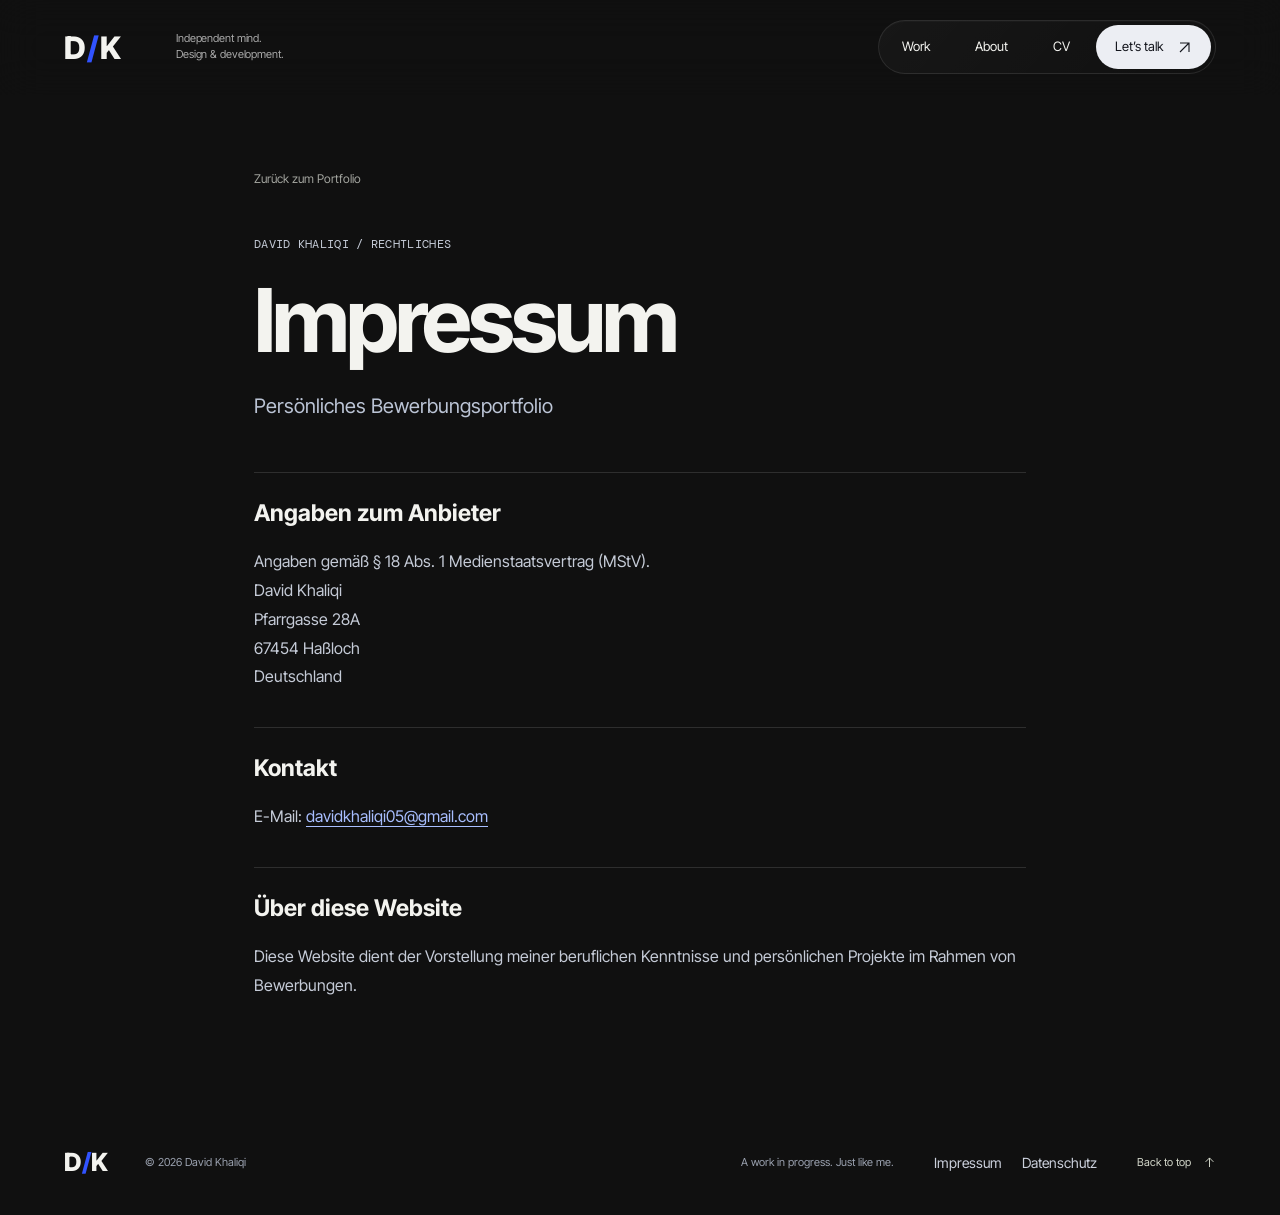
<file: impressum/index.html>
<!doctype html><html lang="de"><head><meta charset="utf-8"><meta name="viewport" content="width=device-width,initial-scale=1"><meta name="theme-color" content="#101010"><meta name="color-scheme" content="dark"><title>Impressum — David Khaliqi</title><meta name="description" content="Anbieter- und Kontaktangaben zum Bewerbungsportfolio von David Khaliqi."><meta property="og:title" content="Impressum — David Khaliqi"><meta property="og:description" content="Anbieter- und Kontaktangaben zum Bewerbungsportfolio von David Khaliqi."><meta property="og:type" content="website"><meta property="og:url" content="https://kletterrn.github.io/impressum/"><link rel="canonical" href="https://kletterrn.github.io/impressum/"><link rel="icon" href="/assets/favicon.svg?v=2" type="image/svg+xml"><link rel="stylesheet" href="/fonts.css"><link rel="stylesheet" href="/styles.css"><script src="/app.js" defer></script></head><body id="top"><a class="skip" href="#main">Skip to content</a><div class="read-progress" aria-hidden="true"></div><header class="header"><div class="header-inner wrap"><a class="wordmark" href="/" aria-label="David Khaliqi, home">D<span>/</span>K</a><a class="header-role" href="/#about">Independent mind.<br>Design & development.</a><nav id="navigation" class="navigation" aria-label="Main navigation"><a href="/#work">Work</a><a href="/#about">About</a><a href="/cv/">CV</a><a href="/#contact">Let’s talk <svg class="icon" viewBox="0 0 20 20" aria-hidden="true"><path d="M4 16 16 4M4 4h12v12"/></svg></a></nav><button class="menu-toggle" aria-expanded="false" aria-controls="navigation" type="button"><span>Menu</span><i aria-hidden="true"></i></button></div></header><main id="main" class="legal-page wrap"><a class="case-back" href="/">Zurück zum Portfolio</a><p class="label">David Khaliqi / Rechtliches</p><h1>Impressum</h1><p class="legal-lead">Persönliches Bewerbungsportfolio</p><section><h2>Angaben zum Anbieter</h2><p>Angaben gemäß § 18 Abs. 1 Medienstaatsvertrag (MStV).</p><address>David Khaliqi<br>Pfarrgasse 28A<br>67454 Haßloch<br>Deutschland</address></section><section><h2>Kontakt</h2><p>E-Mail: <a href="mailto:davidkhaliqi05@gmail.com">davidkhaliqi05@gmail.com</a></p></section><section><h2>Über diese Website</h2><p>Diese Website dient der Vorstellung meiner beruflichen Kenntnisse und persönlichen Projekte im Rahmen von Bewerbungen.</p></section></main><footer class="footer wrap"><a class="wordmark" href="/" aria-label="Home">D<span>/</span>K</a><span>© 2026 David Khaliqi</span><span class="footer-note">A work in progress. Just like me.</span><nav class="legal-links" aria-label="Rechtliches"><a href="/impressum/">Impressum</a><a href="/datenschutz/">Datenschutz</a></nav><a class="back-top" href="#top">Back to top <svg class="icon" viewBox="0 0 20 20" aria-hidden="true"><path d="M10 17V3m-6 6 6-6 6 6"/></svg></a></footer></body></html>
</file>
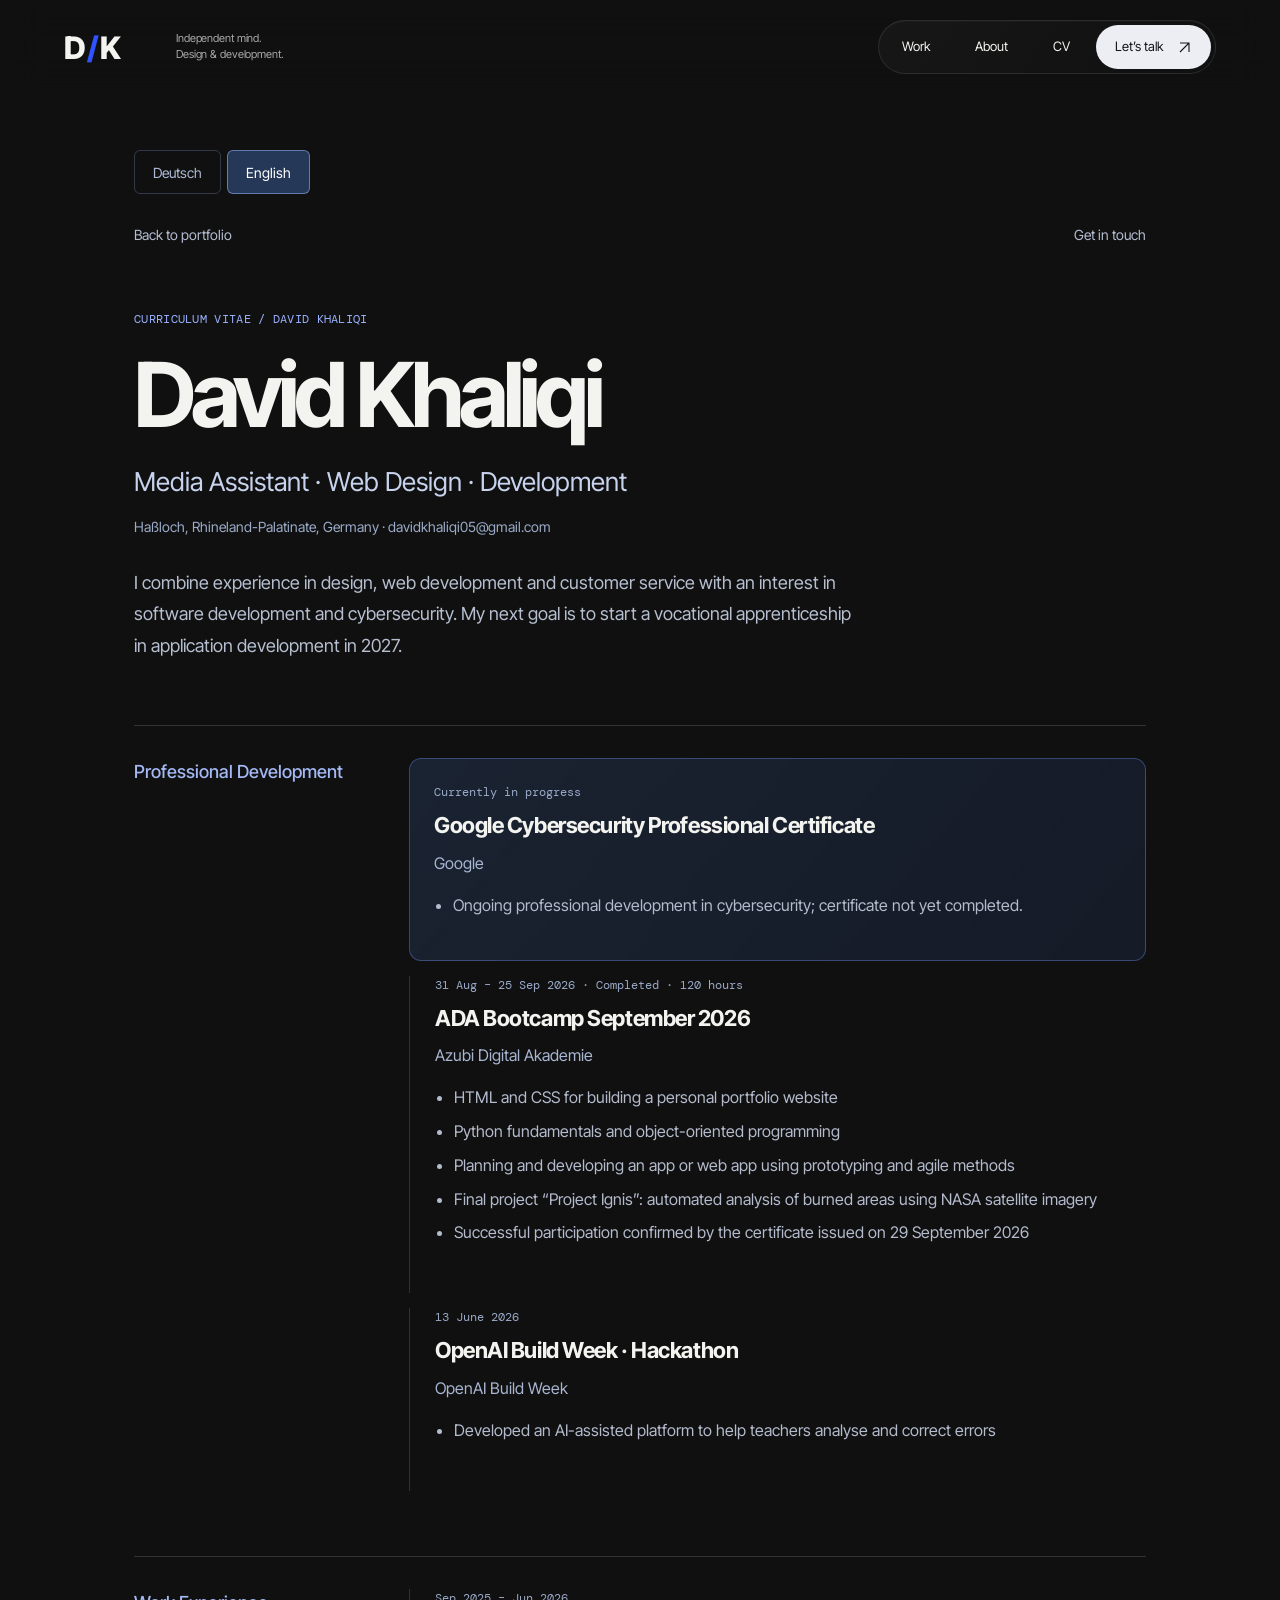
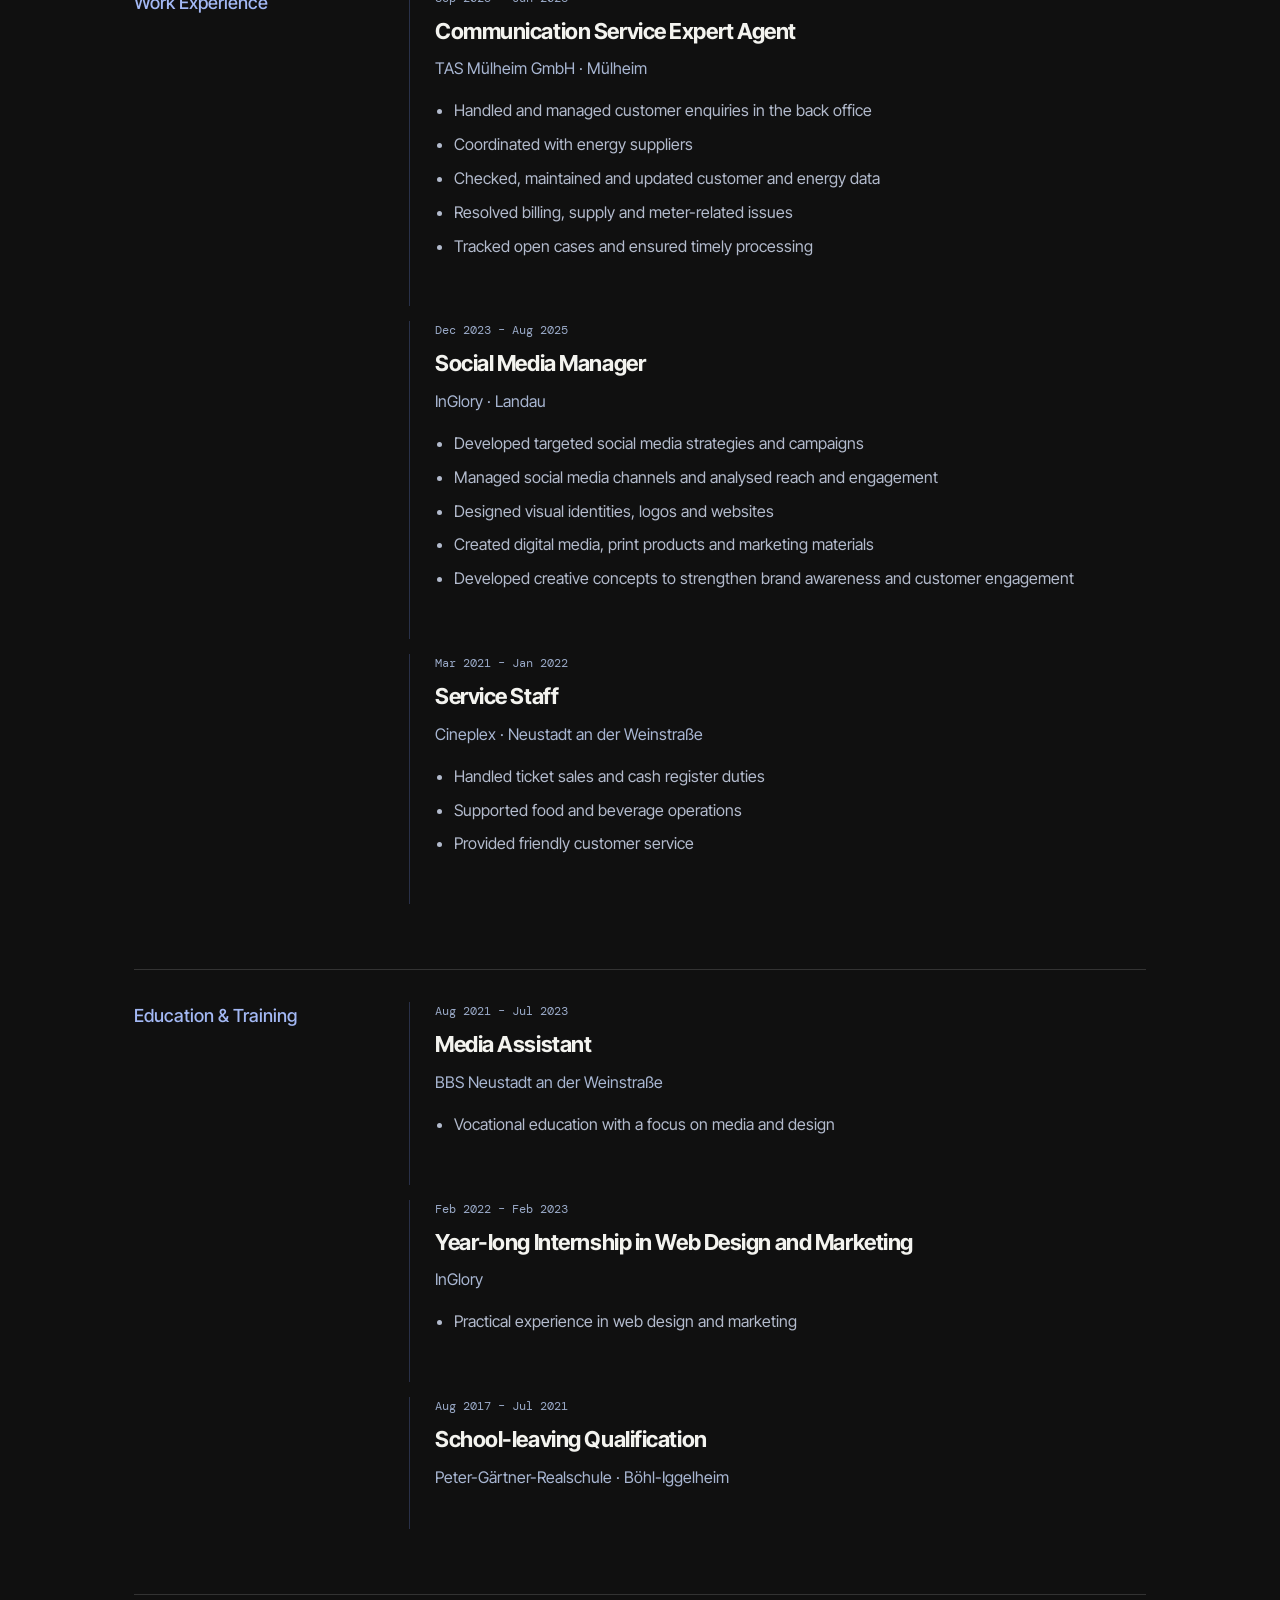
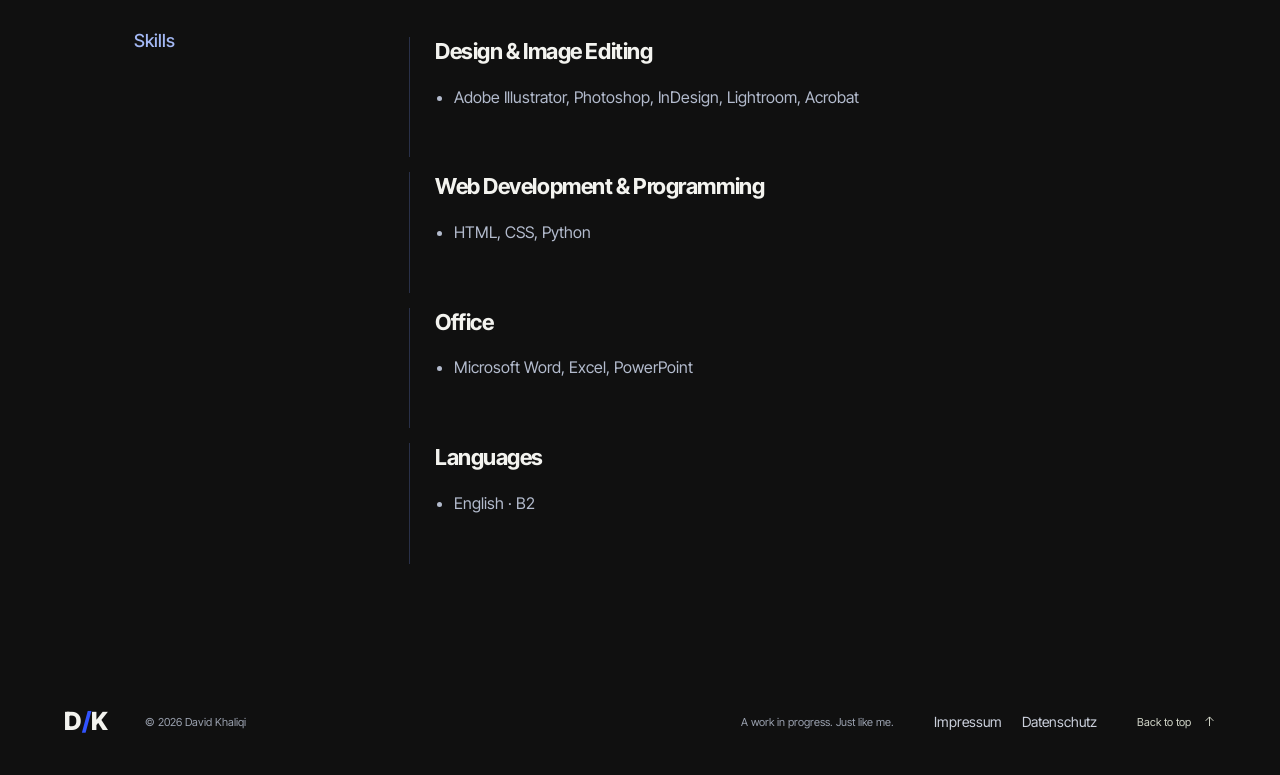
<file: cv/en/index.html>
<!doctype html><html lang="en"><head><meta charset="utf-8"><meta name="viewport" content="width=device-width,initial-scale=1"><meta name="theme-color" content="#101010"><meta name="color-scheme" content="dark"><title>CV — David Khaliqi</title><meta name="description" content="Work experience, education and professional development of David Khaliqi."><meta property="og:title" content="CV — David Khaliqi"><meta property="og:description" content="Work experience, education and professional development of David Khaliqi."><meta property="og:type" content="website"><meta property="og:url" content="https://kletterrn.github.io/cv/en/"><link rel="canonical" href="https://kletterrn.github.io/cv/en/"><link rel="icon" href="/assets/favicon.svg?v=2" type="image/svg+xml"><link rel="stylesheet" href="/fonts.css"><link rel="stylesheet" href="/styles.css"><script src="/app.js" defer></script><link rel="stylesheet" href="/cv.css"></head><body id="top"><a class="skip" href="#main">Skip to content</a><div class="read-progress" aria-hidden="true"></div><header class="header"><div class="header-inner wrap"><a class="wordmark" href="/" aria-label="David Khaliqi, home">D<span>/</span>K</a><a class="header-role" href="/#about">Independent mind.<br>Design & development.</a><nav id="navigation" class="navigation" aria-label="Main navigation"><a href="/#work">Work</a><a href="/#about">About</a><a href="/cv/">CV</a><a href="/#contact">Let’s talk <svg class="icon" viewBox="0 0 20 20" aria-hidden="true"><path d="M4 16 16 4M4 4h12v12"/></svg></a></nav><button class="menu-toggle" aria-expanded="false" aria-controls="navigation" type="button"><span>Menu</span><i aria-hidden="true"></i></button></div></header><main id="main" class="cv-page wrap"><nav class="cv-languages" aria-label="CV language"><a href="/cv/" lang="de" hreflang="de">Deutsch</a><a href="/cv/en/" lang="en" hreflang="en" aria-current="page">English</a></nav><div class="cv-topbar"><a href="/">Back to portfolio</a><a href="mailto:davidkhaliqi05@gmail.com">Get in touch</a></div><div id="cv-content"><div class="cv-profile"><p class="label">Curriculum vitae / David Khaliqi</p><h1>David Khaliqi</h1><p class="cv-headline">Media Assistant · Web Design · Development</p><p class="cv-location">Haßloch, Rhineland-Palatinate, Germany · <a href="mailto:davidkhaliqi05@gmail.com">davidkhaliqi05@gmail.com</a></p><p class="cv-summary">I combine experience in design, web development and customer service with an interest in software development and cybersecurity. My next goal is to start a vocational apprenticeship in application development in 2027.</p></div><section class="cv-section"><h2>Professional Development</h2><div class="cv-entries"><article class="cv-entry"><p class="cv-period">Currently in progress</p><h3>Google Cybersecurity Professional Certificate</h3><p class="cv-org">Google</p><ul><li>Ongoing professional development in cybersecurity; certificate not yet completed.</li></ul></article><article class="cv-entry"><p class="cv-period">31 Aug – 25 Sep 2026 · Completed · 120 hours</p><h3>ADA Bootcamp September 2026</h3><p class="cv-org">Azubi Digital Akademie</p><ul><li>HTML and CSS for building a personal portfolio website</li><li>Python fundamentals and object-oriented programming</li><li>Planning and developing an app or web app using prototyping and agile methods</li><li>Final project “Project Ignis”: automated analysis of burned areas using NASA satellite imagery</li><li>Successful participation confirmed by the certificate issued on 29 September 2026</li></ul></article><article class="cv-entry"><p class="cv-period">13 June 2026</p><h3>OpenAI Build Week · Hackathon</h3><p class="cv-org">OpenAI Build Week</p><ul><li>Developed an AI-assisted platform to help teachers analyse and correct errors</li></ul></article></div></section><section class="cv-section"><h2>Work Experience</h2><div class="cv-entries"><article class="cv-entry"><p class="cv-period">Sep 2025 – Jun 2026</p><h3>Communication Service Expert Agent</h3><p class="cv-org">TAS Mülheim GmbH · Mülheim</p><ul><li>Handled and managed customer enquiries in the back office</li><li>Coordinated with energy suppliers</li><li>Checked, maintained and updated customer and energy data</li><li>Resolved billing, supply and meter-related issues</li><li>Tracked open cases and ensured timely processing</li></ul></article><article class="cv-entry"><p class="cv-period">Dec 2023 – Aug 2025</p><h3>Social Media Manager</h3><p class="cv-org">InGlory · Landau</p><ul><li>Developed targeted social media strategies and campaigns</li><li>Managed social media channels and analysed reach and engagement</li><li>Designed visual identities, logos and websites</li><li>Created digital media, print products and marketing materials</li><li>Developed creative concepts to strengthen brand awareness and customer engagement</li></ul></article><article class="cv-entry"><p class="cv-period">Mar 2021 – Jan 2022</p><h3>Service Staff</h3><p class="cv-org">Cineplex · Neustadt an der Weinstraße</p><ul><li>Handled ticket sales and cash register duties</li><li>Supported food and beverage operations</li><li>Provided friendly customer service</li></ul></article></div></section><section class="cv-section"><h2>Education & Training</h2><div class="cv-entries"><article class="cv-entry"><p class="cv-period">Aug 2021 – Jul 2023</p><h3>Media Assistant</h3><p class="cv-org">BBS Neustadt an der Weinstraße</p><ul><li>Vocational education with a focus on media and design</li></ul></article><article class="cv-entry"><p class="cv-period">Feb 2022 – Feb 2023</p><h3>Year-long Internship in Web Design and Marketing</h3><p class="cv-org">InGlory</p><ul><li>Practical experience in web design and marketing</li></ul></article><article class="cv-entry"><p class="cv-period">Aug 2017 – Jul 2021</p><h3>School-leaving Qualification</h3><p class="cv-org">Peter-Gärtner-Realschule · Böhl-Iggelheim</p></article></div></section><section class="cv-section"><h2>Skills</h2><div class="cv-entries"><article class="cv-entry"><h3>Design &amp; Image Editing</h3><ul><li>Adobe Illustrator, Photoshop, InDesign, Lightroom, Acrobat</li></ul></article><article class="cv-entry"><h3>Web Development &amp; Programming</h3><ul><li>HTML, CSS, Python</li></ul></article><article class="cv-entry"><h3>Office</h3><ul><li>Microsoft Word, Excel, PowerPoint</li></ul></article><article class="cv-entry"><h3>Languages</h3><ul><li>English · B2</li></ul></article></div></section></div></main><footer class="footer wrap"><a class="wordmark" href="/" aria-label="Home">D<span>/</span>K</a><span>© 2026 David Khaliqi</span><span class="footer-note">A work in progress. Just like me.</span><nav class="legal-links" aria-label="Rechtliches"><a href="/impressum/">Impressum</a><a href="/datenschutz/">Datenschutz</a></nav><a class="back-top" href="#top">Back to top <svg class="icon" viewBox="0 0 20 20" aria-hidden="true"><path d="M10 17V3m-6 6 6-6 6 6"/></svg></a></footer></body></html>
</file>
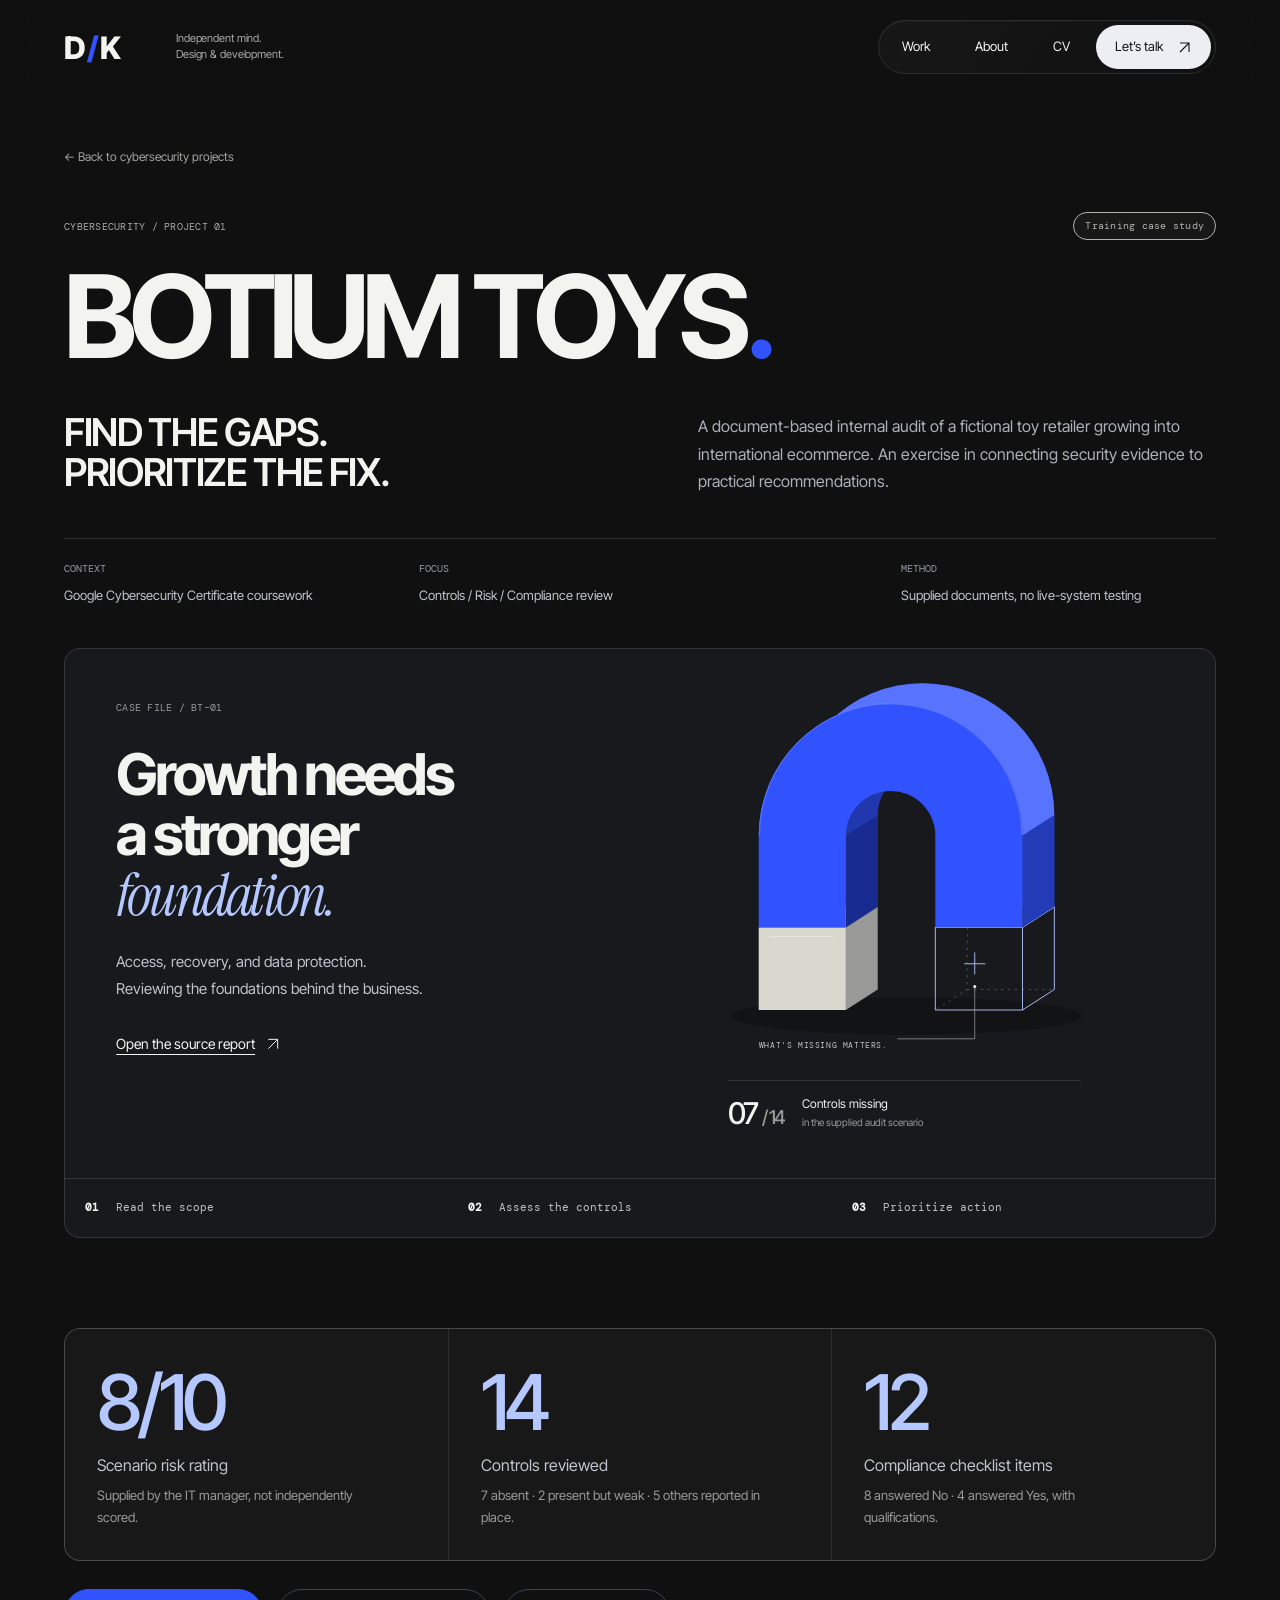
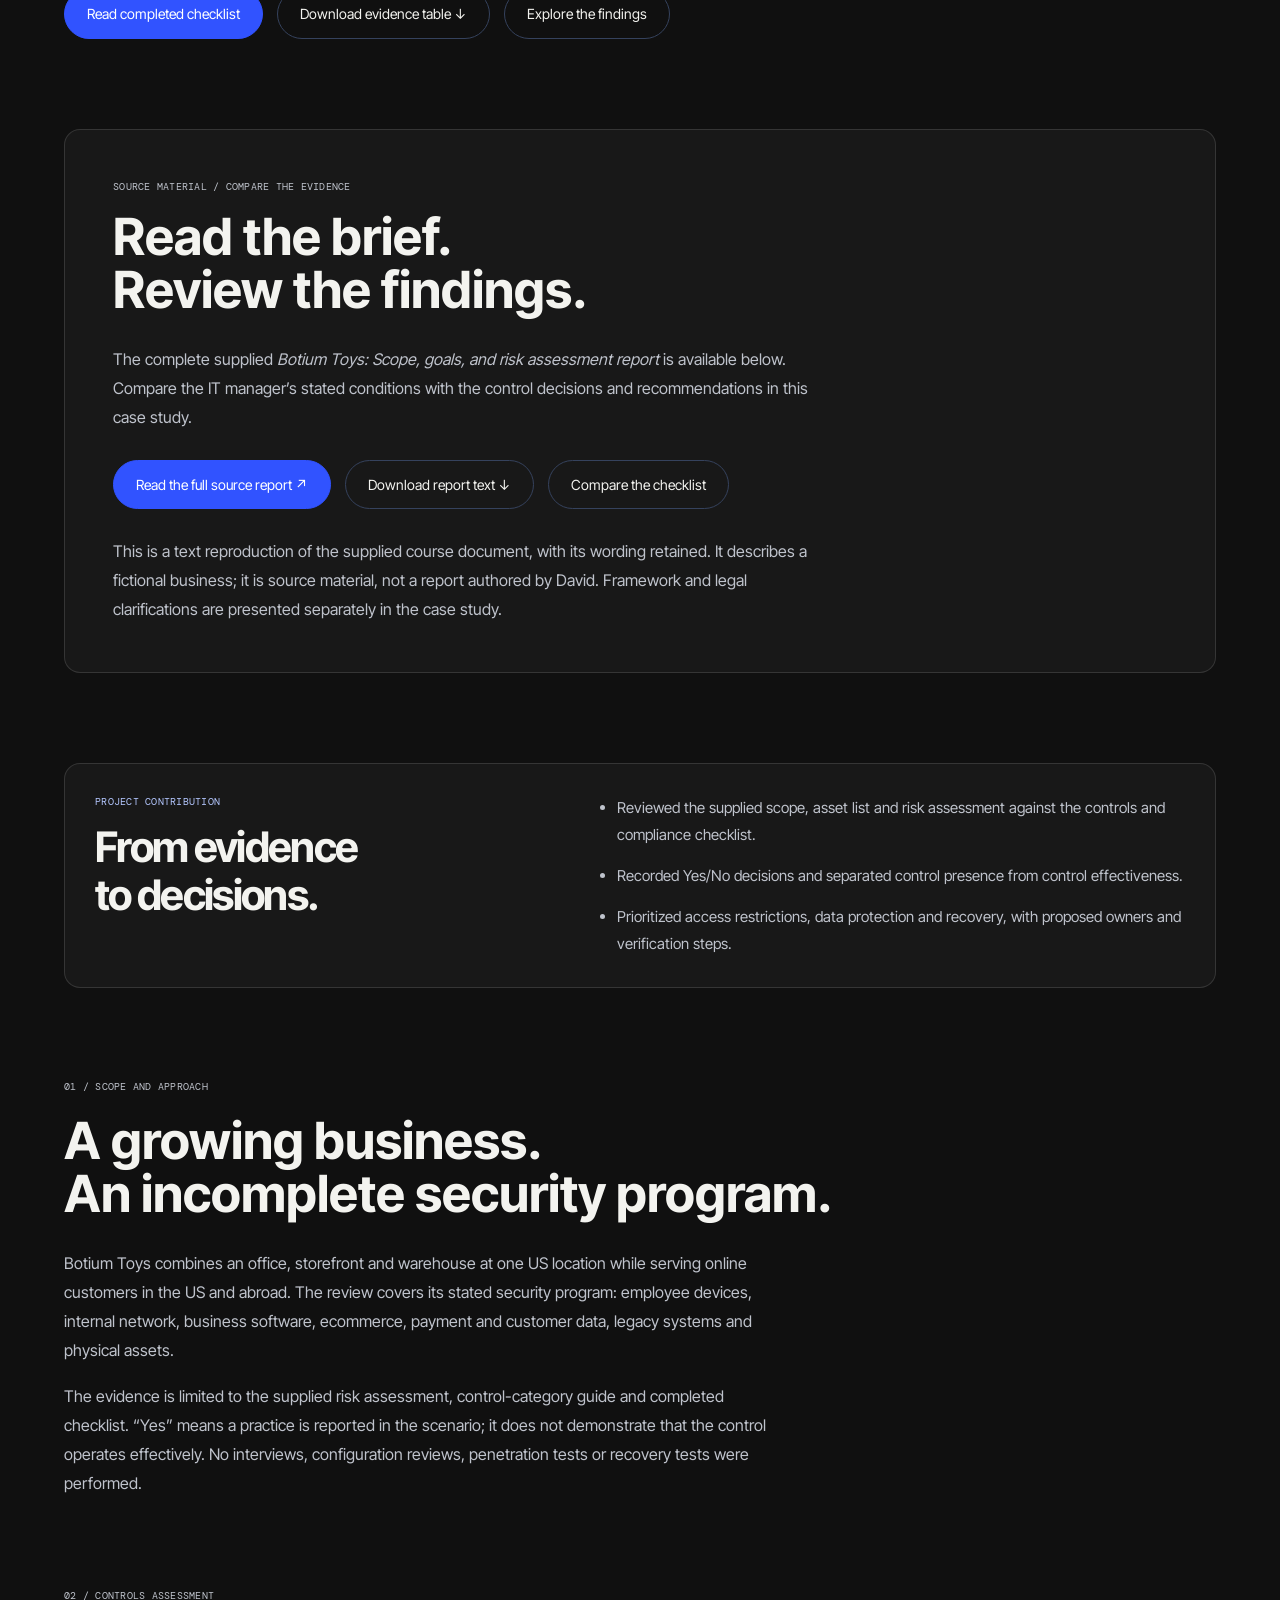
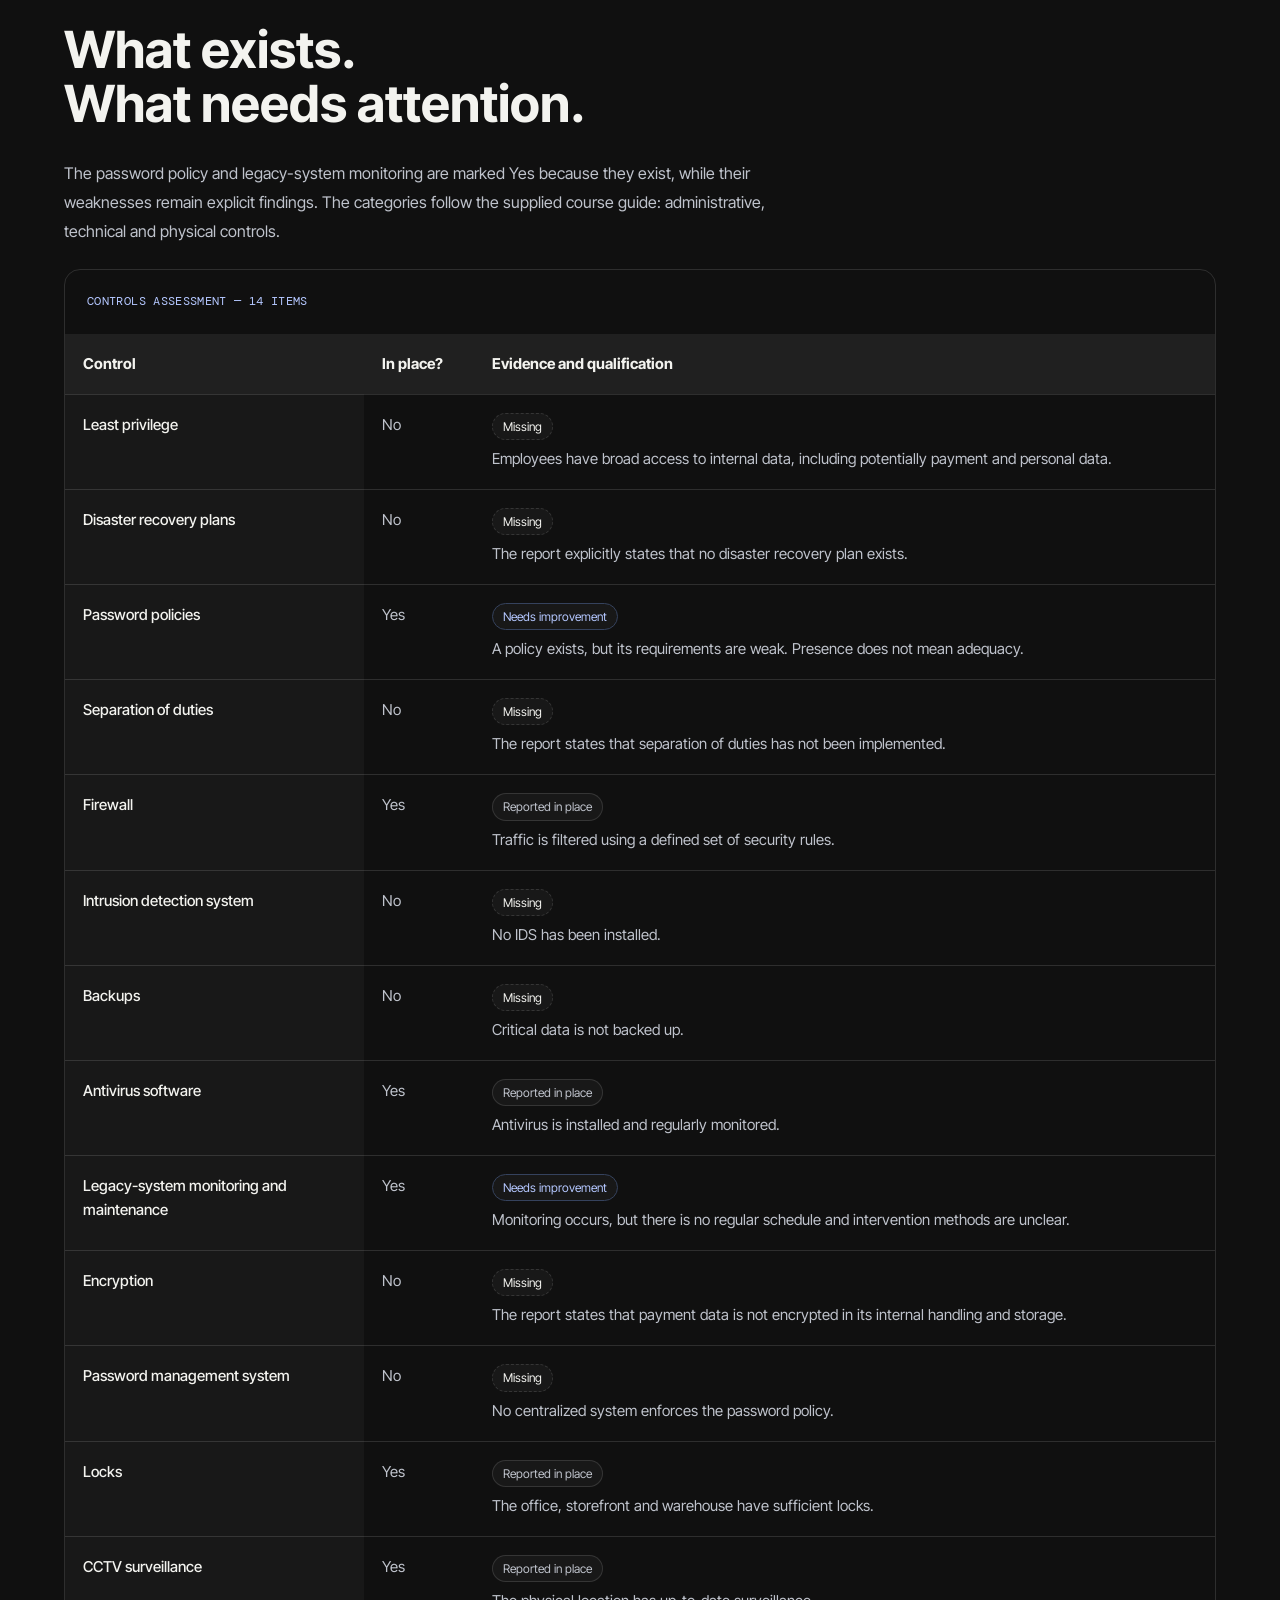
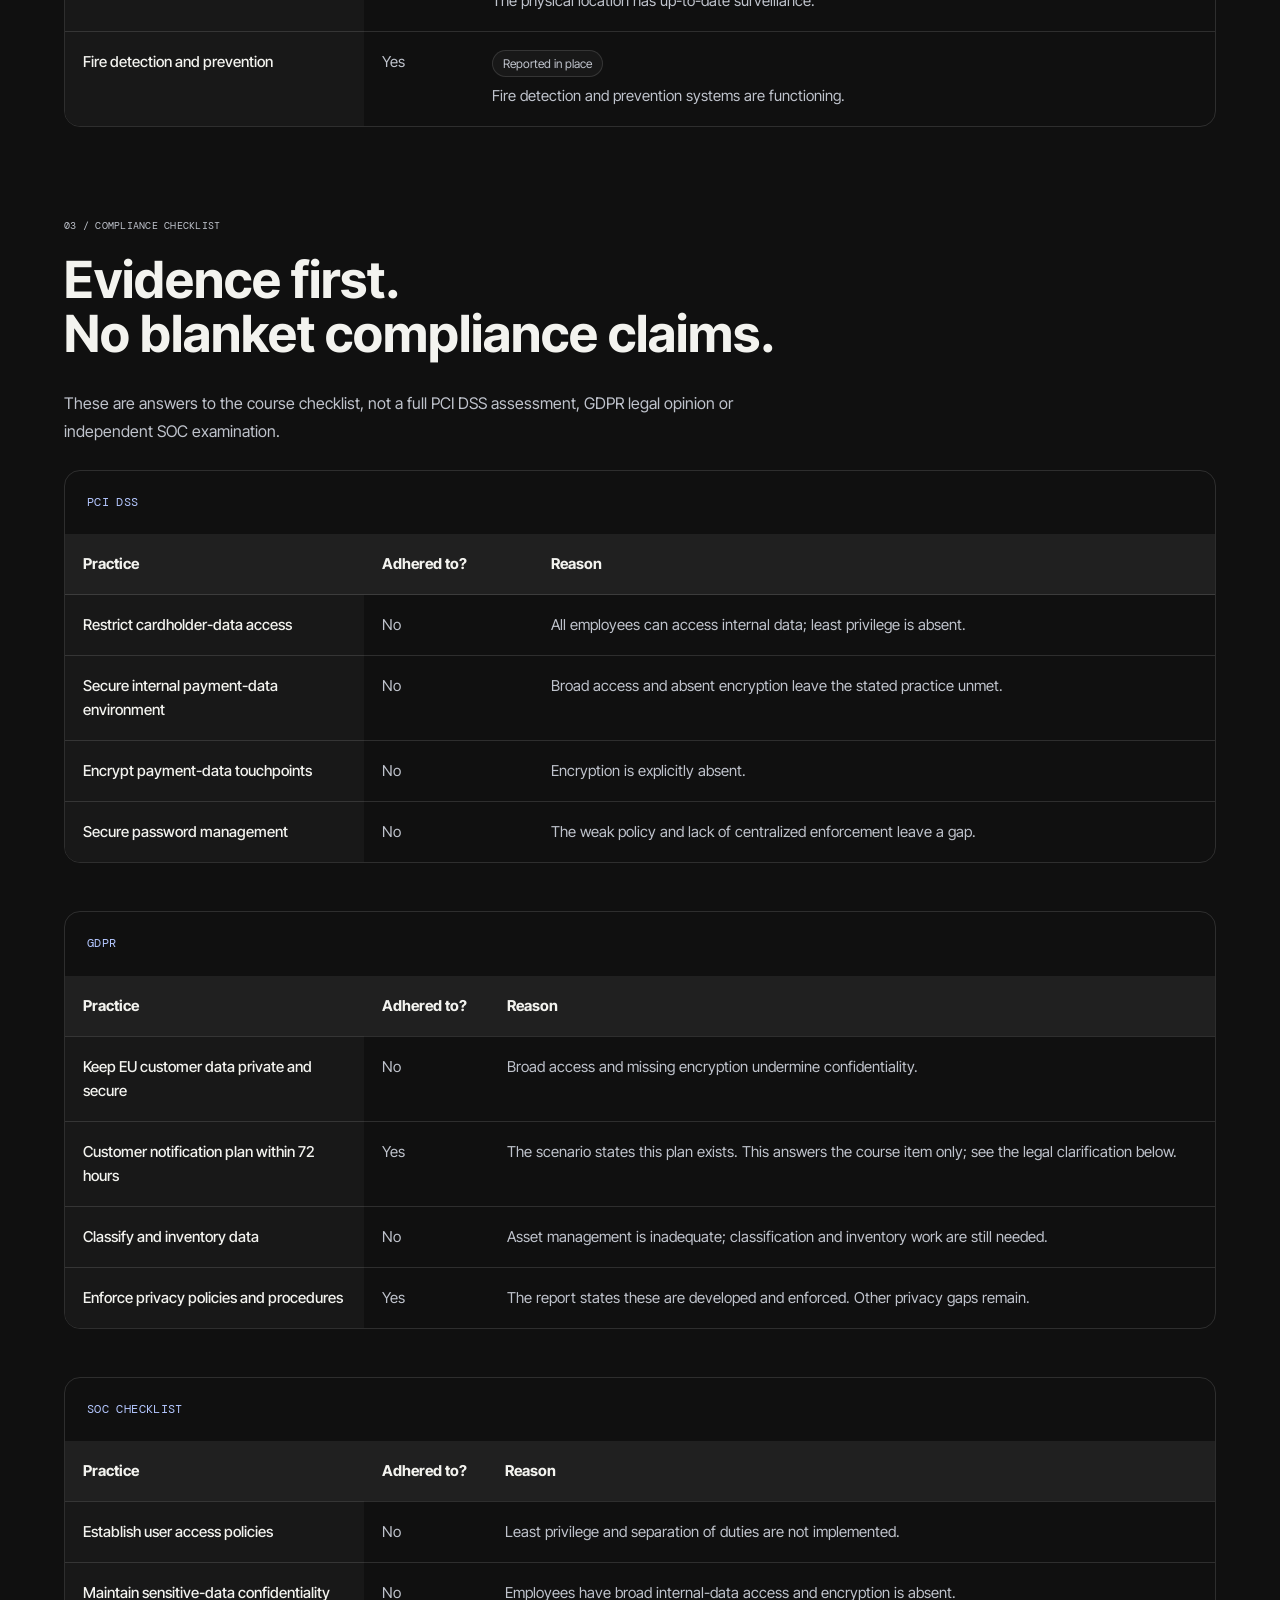
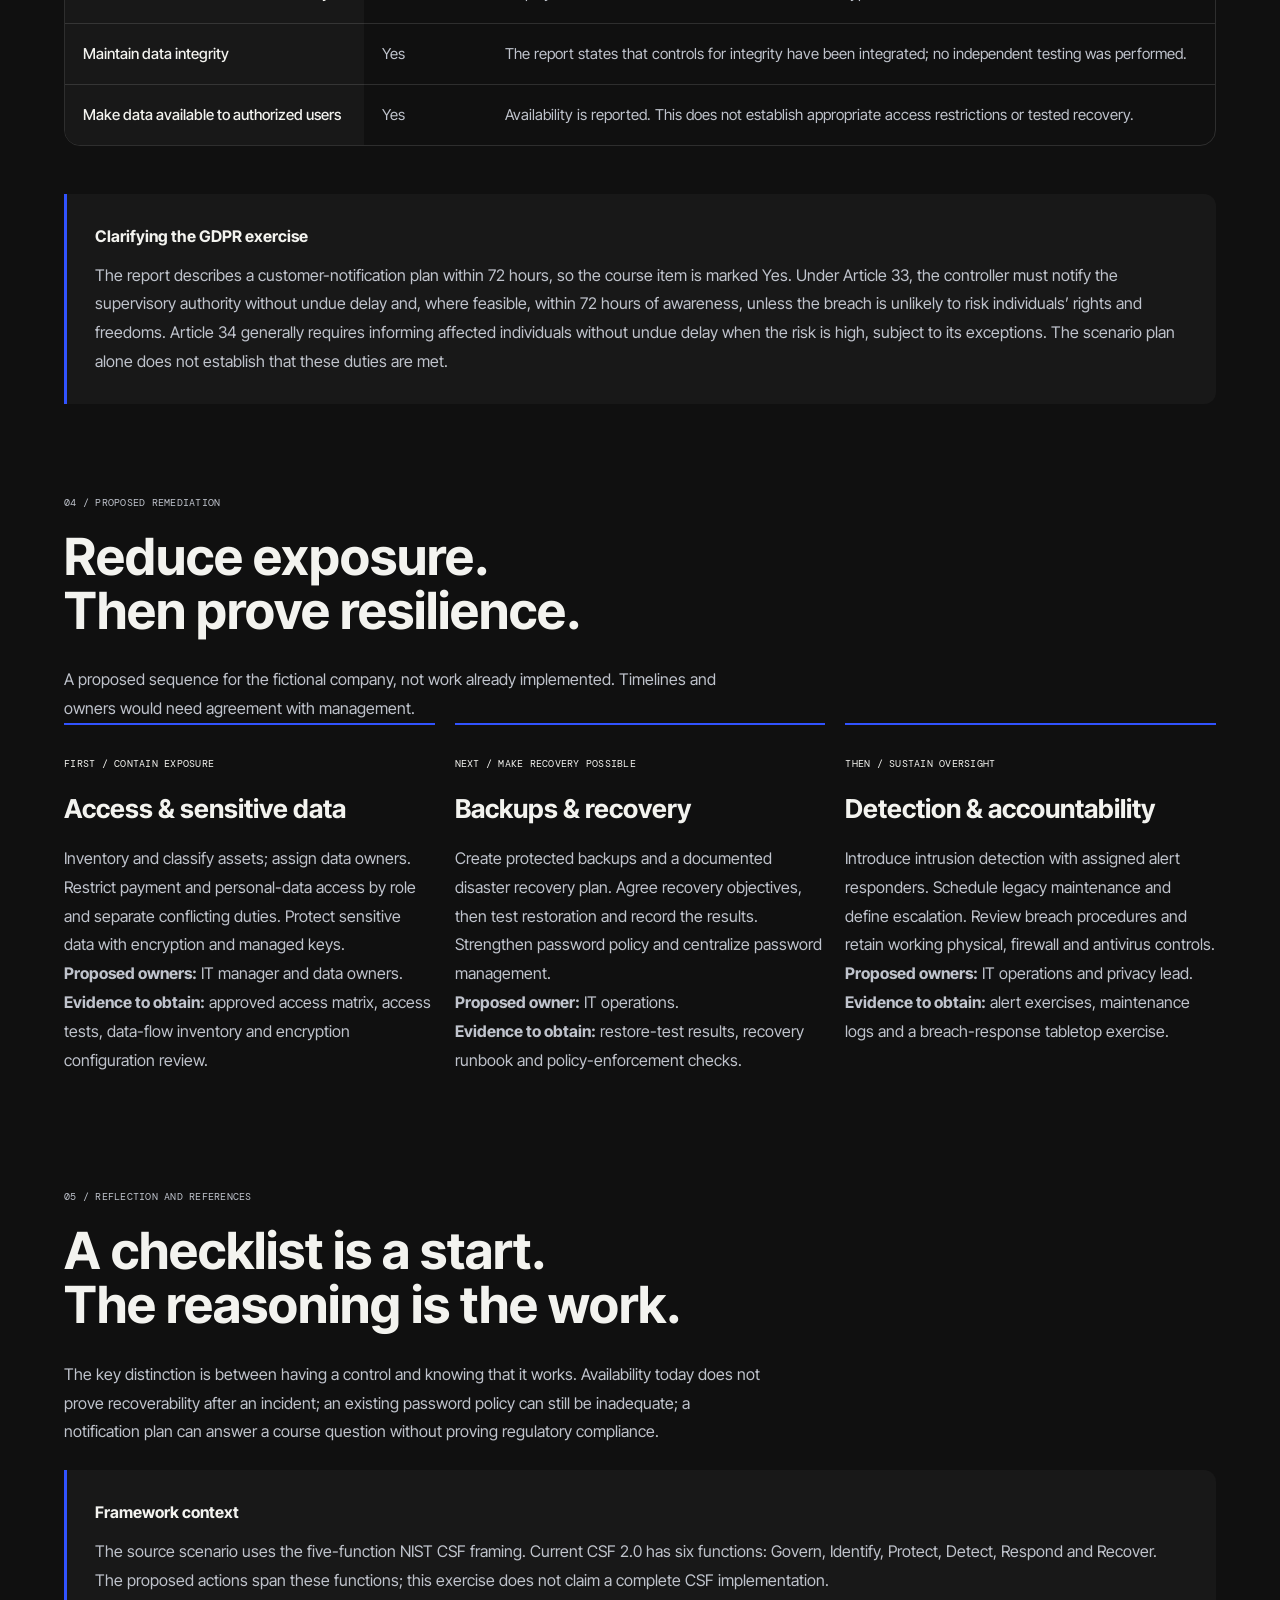
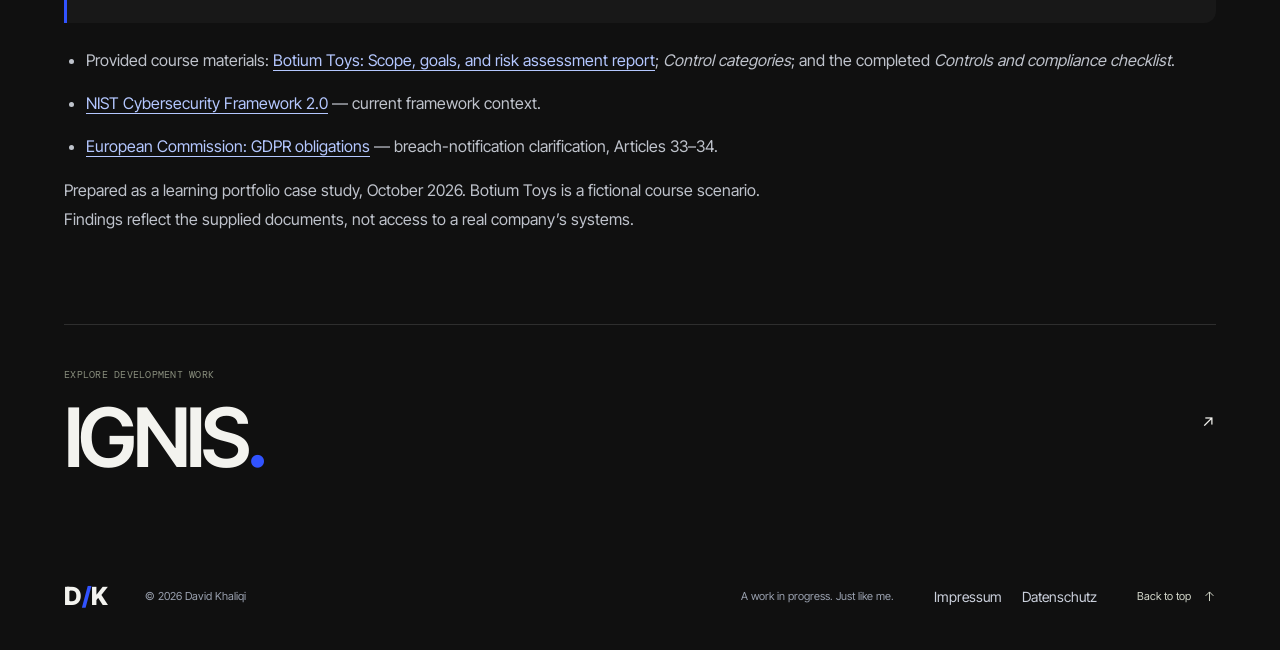
<file: work/botium-audit/index.html>
<!doctype html><html lang="en"><head><meta charset="utf-8"><meta name="viewport" content="width=device-width,initial-scale=1"><meta name="theme-color" content="#101010"><meta name="color-scheme" content="dark"><title>Botium Toys Security Audit — David Khaliqi</title><meta name="description" content="A document-based internal security audit of Botium Toys: controls, evidence, compliance gaps and prioritized recommendations."><meta property="og:title" content="Botium Toys Security Audit — David Khaliqi"><meta property="og:description" content="A document-based internal security audit of Botium Toys: controls, evidence, compliance gaps and prioritized recommendations."><meta property="og:type" content="website"><meta property="og:url" content="https://kletterrn.github.io/work/botium-audit/"><link rel="canonical" href="https://kletterrn.github.io/work/botium-audit/"><link rel="icon" href="/assets/favicon.svg?v=2" type="image/svg+xml"><link rel="stylesheet" href="/fonts.css"><link rel="stylesheet" href="/styles.css"><script src="/app.js" defer></script><link rel="stylesheet" href="/audit.css?v=fce4e833dc75"></head><body id="top"><a class="skip" href="#main">Skip to content</a><div class="read-progress" aria-hidden="true"></div><header class="header"><div class="header-inner wrap"><a class="wordmark" href="/" aria-label="David Khaliqi, home">D<span>/</span>K</a><a class="header-role" href="/#about">Independent mind.<br>Design & development.</a><nav id="navigation" class="navigation" aria-label="Main navigation"><a href="/#work">Work</a><a href="/#about">About</a><a href="/cv/">CV</a><a href="/#contact">Let’s talk <svg class="icon" viewBox="0 0 20 20" aria-hidden="true"><path d="M4 16 16 4M4 4h12v12"/></svg></a></nav><button class="menu-toggle" aria-expanded="false" aria-controls="navigation" type="button"><span>Menu</span><i aria-hidden="true"></i></button></div></header><main id="main" class="case-main audit-page"><section class="case-hero wrap"><a class="case-back" href="/#cybersecurity">← Back to cybersecurity projects</a><div class="case-eyebrow"><p class="label">Cybersecurity / Project 01</p><span class="project-state">Training case study</span></div><h1>BOTIUM TOYS<span>.</span></h1><div class="case-lead"><h2>FIND THE GAPS.<br>PRIORITIZE THE FIX.</h2><p>A document-based internal audit of a fictional toy retailer growing into international ecommerce. An exercise in connecting security evidence to practical recommendations.</p></div><dl class="case-meta"><div><dt>Context</dt><dd>Google Cybersecurity Certificate coursework</dd></div><div><dt>Focus</dt><dd>Controls / Risk / Compliance review</dd></div><div><dt>Method</dt><dd>Supplied documents, no live-system testing</dd></div></dl></section><div class="wrap"><section class="audit-exhibit" aria-labelledby="audit-exhibit-title"><div class="exhibit-copy"><p class="label">Case file / BT–01</p><h2 id="audit-exhibit-title">Growth needs<br>a stronger<br><em>foundation.</em></h2><p>Access, recovery, and data protection.<br>Reviewing the foundations behind the business.</p><a href="#source-report"><span class="exhibit-link-text">Open the source report</span><svg viewBox="0 0 24 24" fill="none" stroke="currentColor" stroke-width="1.5" aria-hidden="true"><path d="M5 19 19 5M5 5h14v14"/></svg></a></div><figure class="botium-foundation"><svg viewBox="0 0 620 530" role="img" aria-labelledby="bt-art-title bt-art-desc"><title id="bt-art-title">A missing foundation</title><desc id="bt-art-desc">A blue toy-block arch rests on a solid block and an outlined missing block, illustrating gaps in the fictional company's security foundations.</desc><ellipse cx="313" cy="446" rx="232" ry="25" fill="#000" opacity=".24"/><g class="foundation-solid"><path d="M117 329L159 302H274L232 329Z" fill="#f1f1e9"/><path d="M232 329L274 302V411L232 438Z" fill="#999a97"/><path d="M117 329H232V438H117Z" fill="#d8d8cf"/><path d="M131 341H218" stroke="#f1f1e9" stroke-opacity=".6"/></g><g class="foundation-absence" fill="none" stroke="#b4c7ff" stroke-width="1.2"><path d="M350 329L392 302H507L465 329ZM350 329H465V438H350ZM465 329L507 302V411L465 438"/><path d="M392 302V411L350 438M392 411H507" stroke-dasharray="3 6" opacity=".35"/></g><g class="foundation-arch"><path d="M117 329V208A174 174 0 0 1 465 208V329H350V208A59 59 0 0 0 232 208V329Z" transform="translate(42,-27)" fill="#2037ad"/><path d="M117 208A174 174 0 0 1 465 208L507 181A174 174 0 0 0 159 181Z" fill="#5874ff"/><path d="M465 208L507 181V302L465 329Z" fill="#233bb7"/><path d="M232 329L274 302V181L232 208Z" fill="#172b91"/><path d="M117 329V208A174 174 0 0 1 465 208V329H350V208A59 59 0 0 0 232 208V329Z" fill="#3153ff"/><path d="M118 207A173 173 0 0 1 464 207" fill="none" stroke="#91a6ff" stroke-opacity=".55"/></g><g class="foundation-mark"><path d="M402 362v29m-14-14h28" stroke="#b4c7ff" stroke-width="1.2"/><path d="M402 407V476H300" fill="none" stroke="#999a97" stroke-width="1"/><circle cx="402" cy="407" r="2" fill="#f1f1e9"/></g><text x="117" y="488" class="foundation-note">WHAT'S MISSING MATTERS.</text></svg><figcaption><span>07 <span class="foundation-total">/ 14</span></span><p>Controls missing<br><span>in the supplied audit scenario</span></p></figcaption></figure><div class="exhibit-track"><span><b>01</b> Read the scope</span><span><b>02</b> Assess the controls</span><span><b>03</b> Prioritize action</span></div></section><section class="audit-section" aria-label="Audit overview"><div class="audit-metrics"><div class="audit-metric"><strong>8/10</strong><p>Scenario risk rating</p><small>Supplied by the IT manager, not independently scored.</small></div><div class="audit-metric"><strong>14</strong><p>Controls reviewed</p><small>7 absent · 2 present but weak · 5 others reported in place.</small></div><div class="audit-metric"><strong>12</strong><p>Compliance checklist items</p><small>8 answered No · 4 answered Yes, with qualifications.</small></div></div><div class="audit-actions"><a href="#controls">Read completed checklist</a><a href="/assets/audit/botium-audit-evidence.csv" download>Download evidence table ↓</a><a href="#controls">Explore the findings</a></div></section><section class="audit-section audit-resources" id="source-report"><p class="label">Source material / Compare the evidence</p><h2>Read the brief.<br>Review the findings.</h2><p>The complete supplied <em>Botium Toys: Scope, goals, and risk assessment report</em> is available below. Compare the IT manager’s stated conditions with the control decisions and recommendations in this case study.</p><div class="audit-actions"><a href="/work/botium-audit/scope-report/">Read the full source report ↗</a><a href="/assets/audit/botium-scope-risk-report.txt" download>Download report text ↓</a><a href="#controls">Compare the checklist</a></div><p>This is a text reproduction of the supplied course document, with its wording retained. It describes a fictional business; it is source material, not a report authored by David. Framework and legal clarifications are presented separately in the case study.</p></section><section class="case-contributions"><div><p class="label">Project contribution</p><h2>From evidence<br>to decisions.</h2></div><ul><li>Reviewed the supplied scope, asset list and risk assessment against the controls and compliance checklist.</li><li>Recorded Yes/No decisions and separated control presence from control effectiveness.</li><li>Prioritized access restrictions, data protection and recovery, with proposed owners and verification steps.</li></ul></section><section class="audit-section"><p class="label">01 / Scope and approach</p><h2>A growing business.<br>An incomplete security program.</h2><p>Botium Toys combines an office, storefront and warehouse at one US location while serving online customers in the US and abroad. The review covers its stated security program: employee devices, internal network, business software, ecommerce, payment and customer data, legacy systems and physical assets.</p><p>The evidence is limited to the supplied risk assessment, control-category guide and completed checklist. “Yes” means a practice is reported in the scenario; it does not demonstrate that the control operates effectively. No interviews, configuration reviews, penetration tests or recovery tests were performed.</p></section><section class="audit-section" id="controls"><p class="label">02 / Controls assessment</p><h2>What exists.<br>What needs attention.</h2><p>The password policy and legacy-system monitoring are marked Yes because they exist, while their weaknesses remain explicit findings. The categories follow the supplied course guide: administrative, technical and physical controls.</p><p class="audit-scroll-hint">Scroll the table sideways to read the evidence →</p><div class="audit-table-wrap" role="region" aria-label="Controls assessment table" tabindex="0"><table class="audit-table"><caption>Controls assessment — 14 items</caption><thead><tr><th scope="col">Control</th><th scope="col">In place?</th><th scope="col">Evidence and qualification</th></tr></thead><tbody><tr><th scope="row">Least privilege</th><td>No</td><td><span class="audit-status" data-status="missing">Missing</span><br>Employees have broad access to internal data, including potentially payment and personal data.</td></tr><tr><th scope="row">Disaster recovery plans</th><td>No</td><td><span class="audit-status" data-status="missing">Missing</span><br>The report explicitly states that no disaster recovery plan exists.</td></tr><tr><th scope="row">Password policies</th><td>Yes</td><td><span class="audit-status" data-status="improve">Needs improvement</span><br>A policy exists, but its requirements are weak. Presence does not mean adequacy.</td></tr><tr><th scope="row">Separation of duties</th><td>No</td><td><span class="audit-status" data-status="missing">Missing</span><br>The report states that separation of duties has not been implemented.</td></tr><tr><th scope="row">Firewall</th><td>Yes</td><td><span class="audit-status">Reported in place</span><br>Traffic is filtered using a defined set of security rules.</td></tr><tr><th scope="row">Intrusion detection system</th><td>No</td><td><span class="audit-status" data-status="missing">Missing</span><br>No IDS has been installed.</td></tr><tr><th scope="row">Backups</th><td>No</td><td><span class="audit-status" data-status="missing">Missing</span><br>Critical data is not backed up.</td></tr><tr><th scope="row">Antivirus software</th><td>Yes</td><td><span class="audit-status">Reported in place</span><br>Antivirus is installed and regularly monitored.</td></tr><tr><th scope="row">Legacy-system monitoring and maintenance</th><td>Yes</td><td><span class="audit-status" data-status="improve">Needs improvement</span><br>Monitoring occurs, but there is no regular schedule and intervention methods are unclear.</td></tr><tr><th scope="row">Encryption</th><td>No</td><td><span class="audit-status" data-status="missing">Missing</span><br>The report states that payment data is not encrypted in its internal handling and storage.</td></tr><tr><th scope="row">Password management system</th><td>No</td><td><span class="audit-status" data-status="missing">Missing</span><br>No centralized system enforces the password policy.</td></tr><tr><th scope="row">Locks</th><td>Yes</td><td><span class="audit-status">Reported in place</span><br>The office, storefront and warehouse have sufficient locks.</td></tr><tr><th scope="row">CCTV surveillance</th><td>Yes</td><td><span class="audit-status">Reported in place</span><br>The physical location has up-to-date surveillance.</td></tr><tr><th scope="row">Fire detection and prevention</th><td>Yes</td><td><span class="audit-status">Reported in place</span><br>Fire detection and prevention systems are functioning.</td></tr></tbody></table></div></section><section class="audit-section" id="compliance"><p class="label">03 / Compliance checklist</p><h2>Evidence first.<br>No blanket compliance claims.</h2><p>These are answers to the course checklist, not a full PCI DSS assessment, GDPR legal opinion or independent SOC examination.</p><p class="audit-scroll-hint">Scroll the table sideways to read the evidence →</p><div class="audit-table-wrap" role="region" aria-label="PCI DSS findings" tabindex="0"><table class="audit-table"><caption>PCI DSS</caption><thead><tr><th scope="col">Practice</th><th scope="col">Adhered to?</th><th scope="col">Reason</th></tr></thead><tbody><tr><th scope="row">Restrict cardholder-data access</th><td>No</td><td>All employees can access internal data; least privilege is absent.</td></tr><tr><th scope="row">Secure internal payment-data environment</th><td>No</td><td>Broad access and absent encryption leave the stated practice unmet.</td></tr><tr><th scope="row">Encrypt payment-data touchpoints</th><td>No</td><td>Encryption is explicitly absent.</td></tr><tr><th scope="row">Secure password management</th><td>No</td><td>The weak policy and lack of centralized enforcement leave a gap.</td></tr></tbody></table></div><br><p class="audit-scroll-hint">Scroll the table sideways to read the evidence →</p><div class="audit-table-wrap" role="region" aria-label="GDPR findings" tabindex="0"><table class="audit-table"><caption>GDPR</caption><thead><tr><th scope="col">Practice</th><th scope="col">Adhered to?</th><th scope="col">Reason</th></tr></thead><tbody><tr><th scope="row">Keep EU customer data private and secure</th><td>No</td><td>Broad access and missing encryption undermine confidentiality.</td></tr><tr><th scope="row">Customer notification plan within 72 hours</th><td>Yes</td><td>The scenario states this plan exists. This answers the course item only; see the legal clarification below.</td></tr><tr><th scope="row">Classify and inventory data</th><td>No</td><td>Asset management is inadequate; classification and inventory work are still needed.</td></tr><tr><th scope="row">Enforce privacy policies and procedures</th><td>Yes</td><td>The report states these are developed and enforced. Other privacy gaps remain.</td></tr></tbody></table></div><br><p class="audit-scroll-hint">Scroll the table sideways to read the evidence →</p><div class="audit-table-wrap" role="region" aria-label="SOC checklist findings" tabindex="0"><table class="audit-table"><caption>SOC checklist</caption><thead><tr><th scope="col">Practice</th><th scope="col">Adhered to?</th><th scope="col">Reason</th></tr></thead><tbody><tr><th scope="row">Establish user access policies</th><td>No</td><td>Least privilege and separation of duties are not implemented.</td></tr><tr><th scope="row">Maintain sensitive-data confidentiality</th><td>No</td><td>Employees have broad internal-data access and encryption is absent.</td></tr><tr><th scope="row">Maintain data integrity</th><td>Yes</td><td>The report states that controls for integrity have been integrated; no independent testing was performed.</td></tr><tr><th scope="row">Make data available to authorized users</th><td>Yes</td><td>Availability is reported. This does not establish appropriate access restrictions or tested recovery.</td></tr></tbody></table></div><br><div class="audit-note"><strong>Clarifying the GDPR exercise</strong><p>The report describes a customer-notification plan within 72 hours, so the course item is marked Yes. Under Article 33, the controller must notify the supervisory authority without undue delay and, where feasible, within 72 hours of awareness, unless the breach is unlikely to risk individuals’ rights and freedoms. Article 34 generally requires informing affected individuals without undue delay when the risk is high, subject to its exceptions. The scenario plan alone does not establish that these duties are met.</p></div></section><section class="audit-section"><p class="label">04 / Proposed remediation</p><h2>Reduce exposure.<br>Then prove resilience.</h2><p>A proposed sequence for the fictional company, not work already implemented. Timelines and owners would need agreement with management.</p><div class="audit-priorities"><article class="audit-priority"><span class="label">First / Contain exposure</span><h3>Access & sensitive data</h3><p>Inventory and classify assets; assign data owners. Restrict payment and personal-data access by role and separate conflicting duties. Protect sensitive data with encryption and managed keys.</p><p><b>Proposed owners:</b> IT manager and data owners.<br><b>Evidence to obtain:</b> approved access matrix, access tests, data-flow inventory and encryption configuration review.</p></article><article class="audit-priority"><span class="label">Next / Make recovery possible</span><h3>Backups & recovery</h3><p>Create protected backups and a documented disaster recovery plan. Agree recovery objectives, then test restoration and record the results. Strengthen password policy and centralize password management.</p><p><b>Proposed owner:</b> IT operations.<br><b>Evidence to obtain:</b> restore-test results, recovery runbook and policy-enforcement checks.</p></article><article class="audit-priority"><span class="label">Then / Sustain oversight</span><h3>Detection & accountability</h3><p>Introduce intrusion detection with assigned alert responders. Schedule legacy maintenance and define escalation. Review breach procedures and retain working physical, firewall and antivirus controls.</p><p><b>Proposed owners:</b> IT operations and privacy lead.<br><b>Evidence to obtain:</b> alert exercises, maintenance logs and a breach-response tabletop exercise.</p></article></div></section><section class="audit-section"><p class="label">05 / Reflection and references</p><h2>A checklist is a start.<br>The reasoning is the work.</h2><p>The key distinction is between having a control and knowing that it works. Availability today does not prove recoverability after an incident; an existing password policy can still be inadequate; a notification plan can answer a course question without proving regulatory compliance.</p><div class="audit-note"><strong>Framework context</strong><p>The source scenario uses the five-function NIST CSF framing. Current CSF 2.0 has six functions: Govern, Identify, Protect, Detect, Respond and Recover. The proposed actions span these functions; this exercise does not claim a complete CSF implementation.</p></div><ul class="audit-sources"><li>Provided course materials: <a href="/work/botium-audit/scope-report/">Botium Toys: Scope, goals, and risk assessment report</a>; <em>Control categories</em>; and the completed <em>Controls and compliance checklist</em>.</li><li><a href="https://nvlpubs.nist.gov/nistpubs/CSWP/NIST.CSWP.29.pdf">NIST Cybersecurity Framework 2.0</a> — current framework context.</li><li><a href="https://commission.europa.eu/law/law-topic/data-protection/information-business-and-organisations/obligations_en">European Commission: GDPR obligations</a> — breach-notification clarification, Articles 33–34.</li></ul><p>Prepared as a learning portfolio case study, October 2026. Botium Toys is a fictional course scenario. Findings reflect the supplied documents, not access to a real company’s systems.</p></section><a class="next-work" href="/work/ignis/"><div><p class="label">Explore development work</p><h2>IGNIS<span>.</span></h2></div><span aria-hidden="true">↗</span></a></div></main><footer class="footer wrap"><a class="wordmark" href="/" aria-label="Home">D<span>/</span>K</a><span>© 2026 David Khaliqi</span><span class="footer-note">A work in progress. Just like me.</span><nav class="legal-links" aria-label="Rechtliches"><a href="/impressum/">Impressum</a><a href="/datenschutz/">Datenschutz</a></nav><a class="back-top" href="#top">Back to top <svg class="icon" viewBox="0 0 20 20" aria-hidden="true"><path d="M10 17V3m-6 6 6-6 6 6"/></svg></a></footer></body></html>
</file>
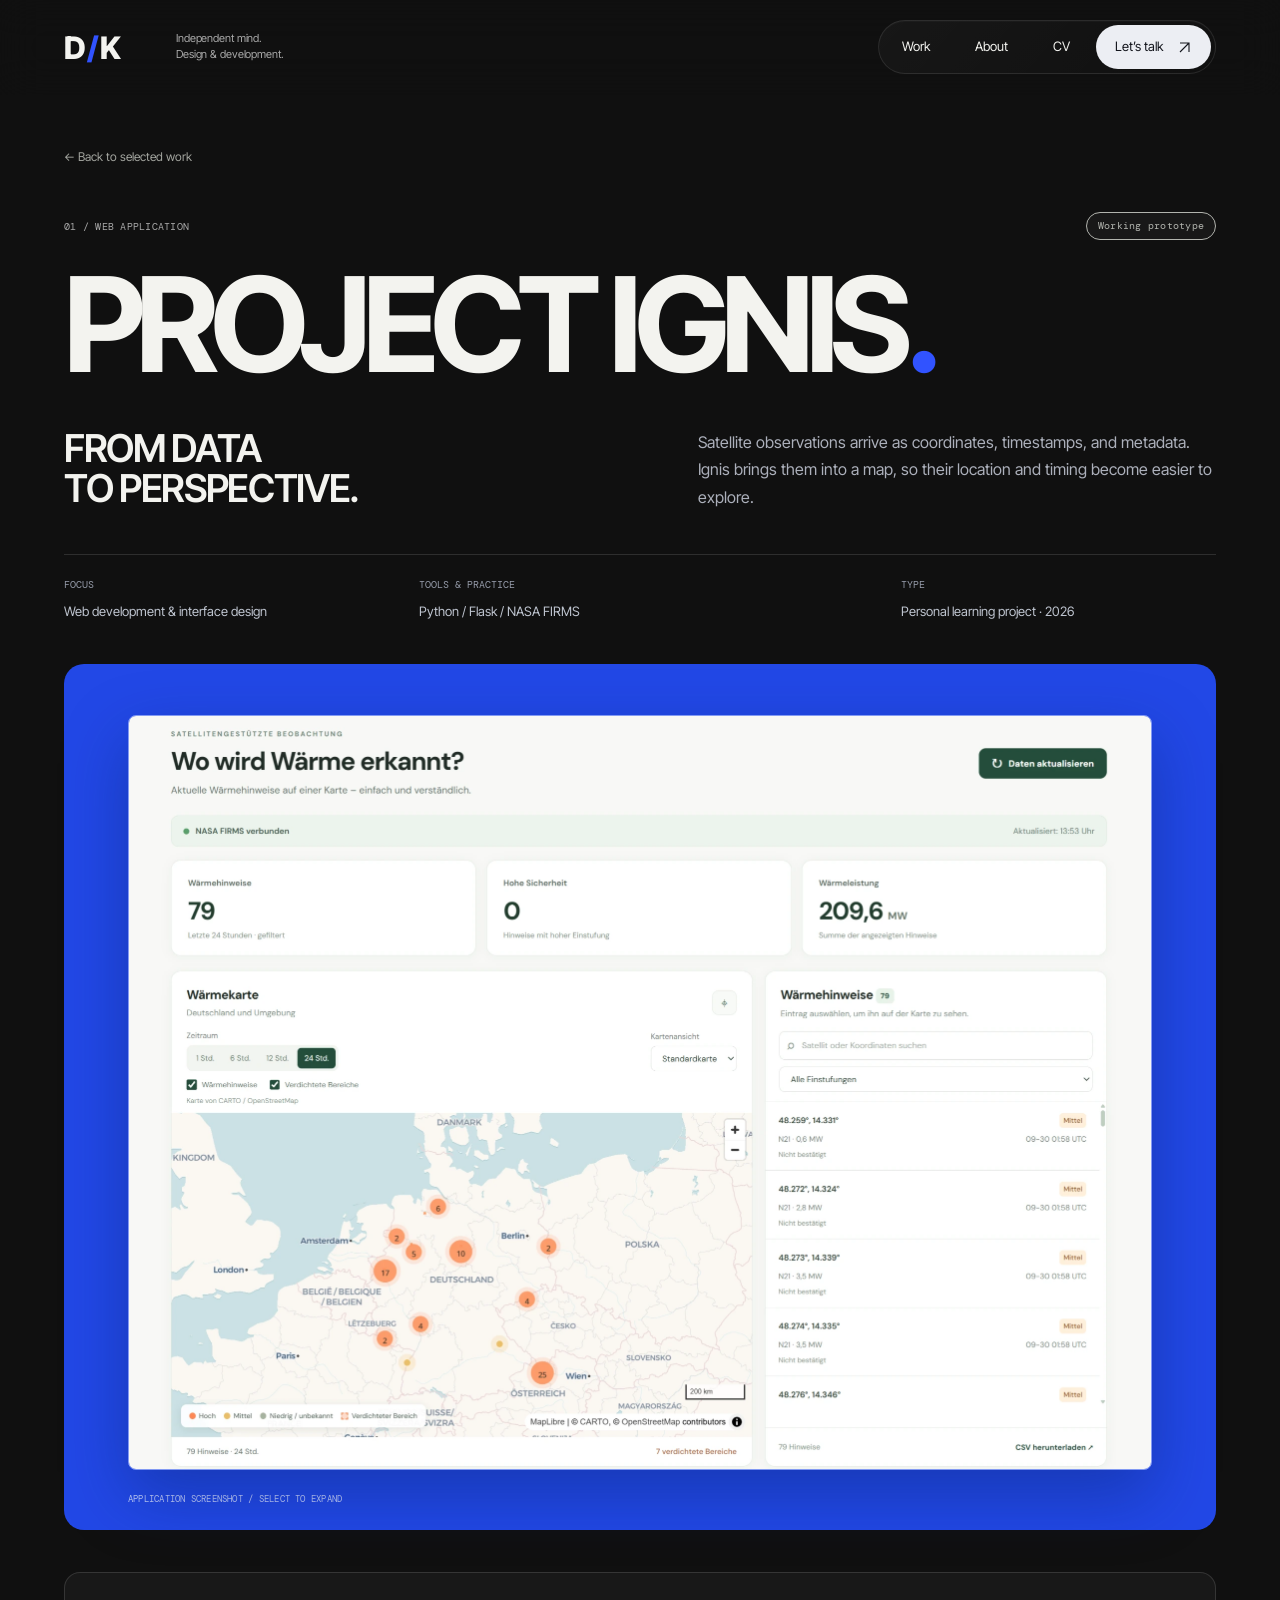
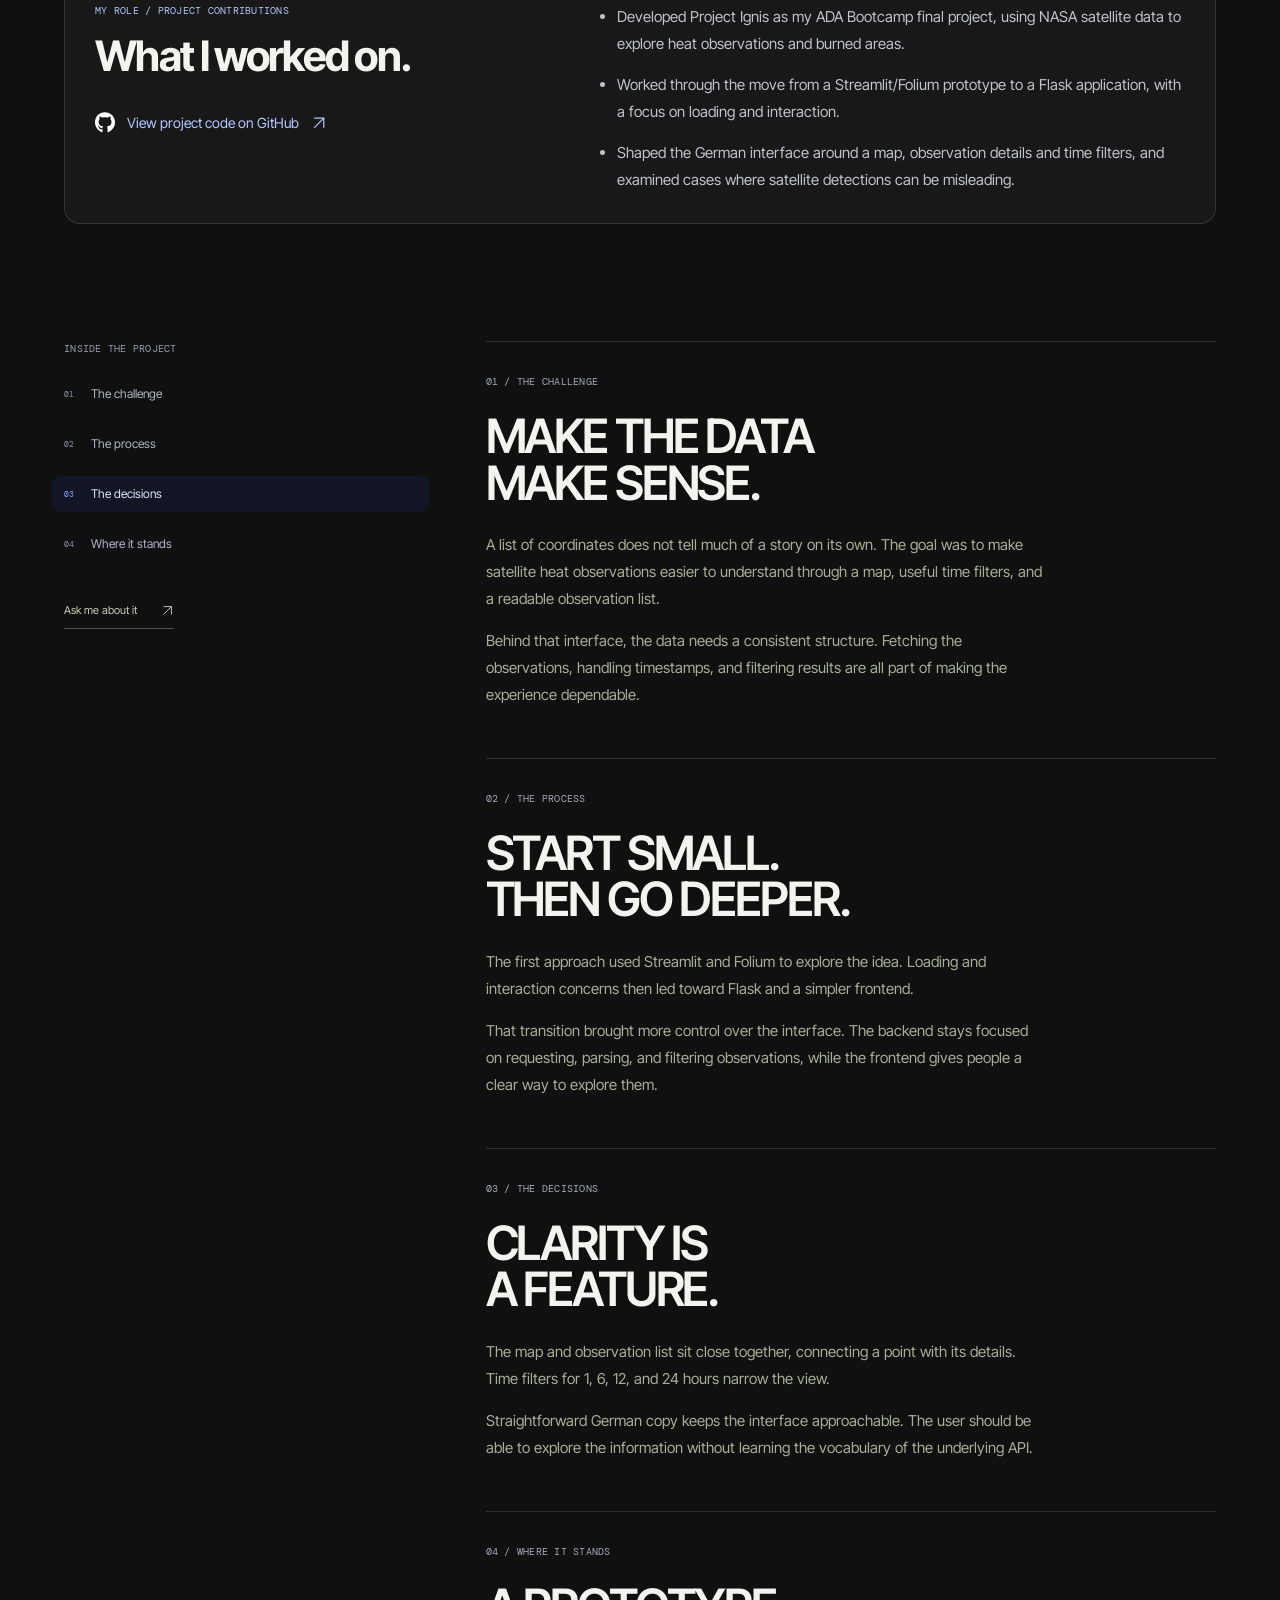
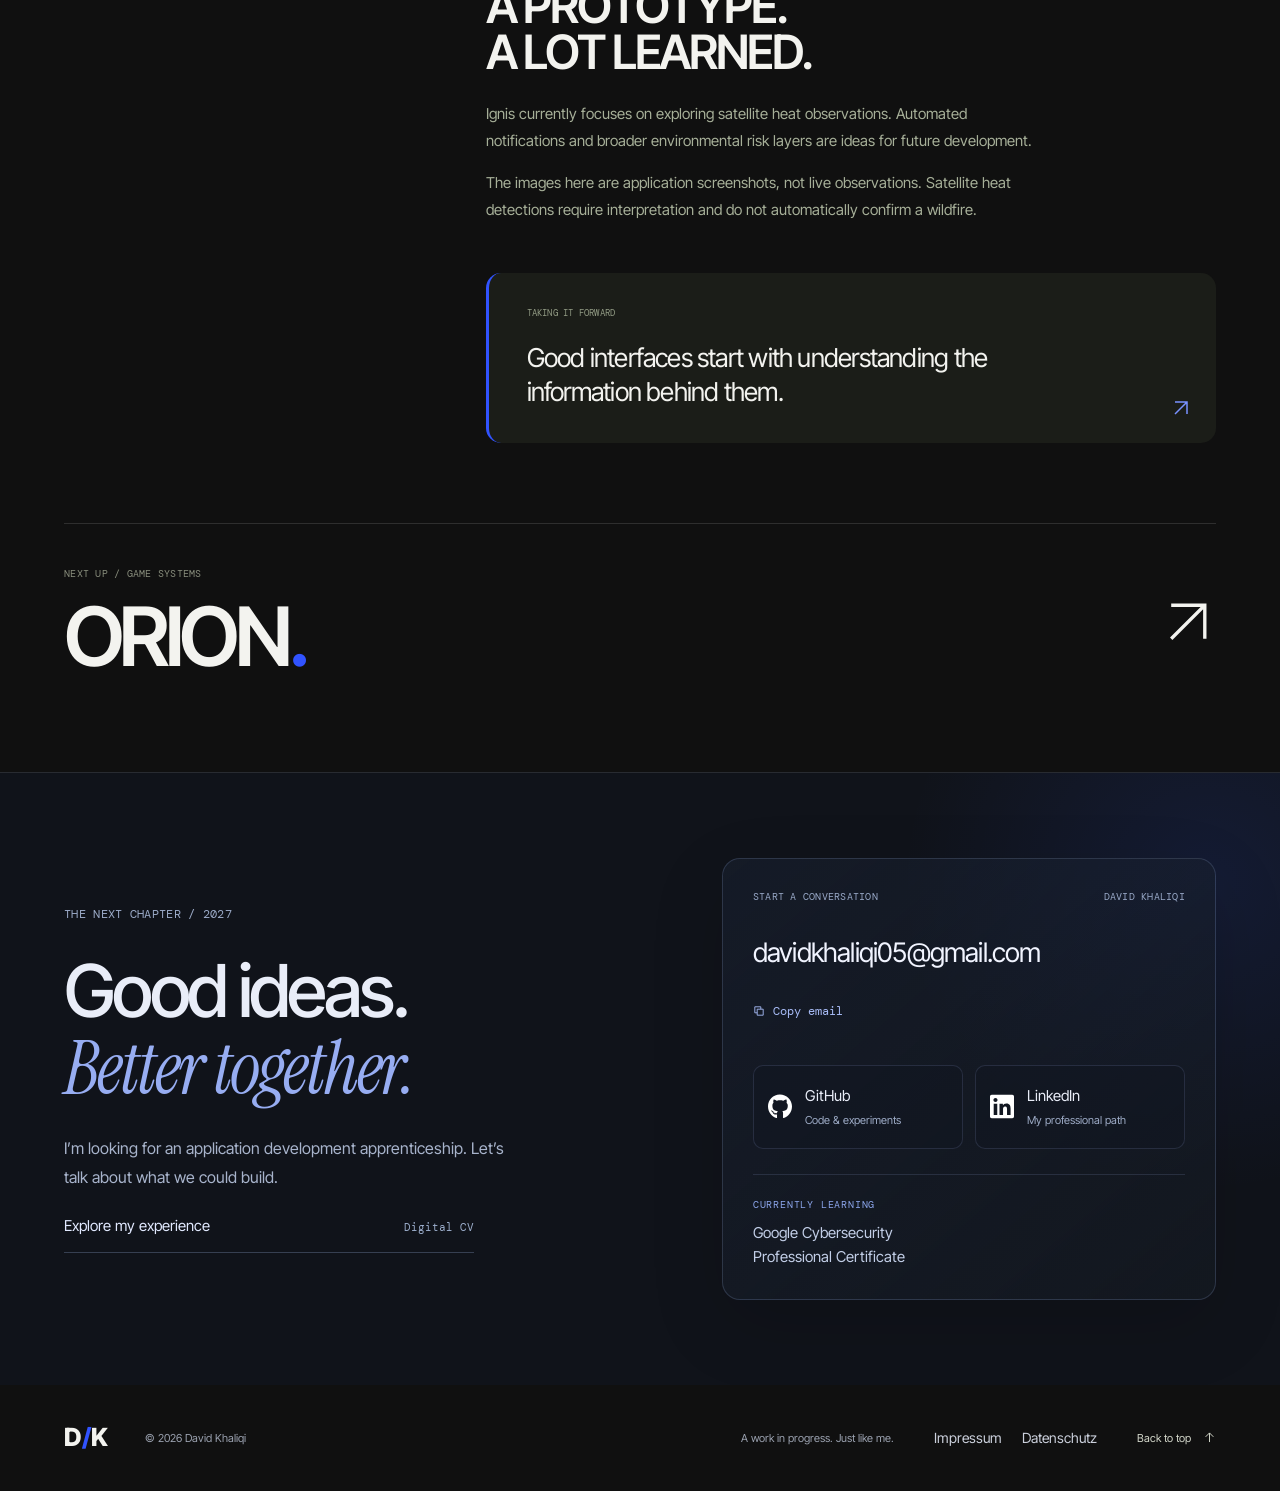
<file: work/ignis/index.html>
<!doctype html><html lang="en"><head><meta charset="utf-8"><meta name="viewport" content="width=device-width,initial-scale=1"><meta name="theme-color" content="#101010"><meta name="color-scheme" content="dark"><title>Project Ignis — David Khaliqi</title><meta name="description" content="Satellite observations arrive as coordinates, timestamps, and metadata. Ignis brings them into a map, so their location and timing become easier to explore."><meta property="og:title" content="Project Ignis — David Khaliqi"><meta property="og:description" content="Satellite observations arrive as coordinates, timestamps, and metadata. Ignis brings them into a map, so their location and timing become easier to explore."><meta property="og:type" content="website"><meta property="og:url" content="https://kletterrn.github.io/work/ignis/"><link rel="canonical" href="https://kletterrn.github.io/work/ignis/"><link rel="icon" href="/assets/favicon.svg?v=2" type="image/svg+xml"><link rel="stylesheet" href="/fonts.css"><link rel="stylesheet" href="/styles.css"><script src="/app.js" defer></script></head><body id="top"><a class="skip" href="#main">Skip to content</a><div class="read-progress" aria-hidden="true"></div><header class="header"><div class="header-inner wrap"><a class="wordmark" href="/" aria-label="David Khaliqi, home">D<span>/</span>K</a><a class="header-role" href="/#about">Independent mind.<br>Design & development.</a><nav id="navigation" class="navigation" aria-label="Main navigation"><a href="/#work">Work</a><a href="/#about">About</a><a href="/cv/">CV</a><a href="/#contact">Let’s talk <svg class="icon" viewBox="0 0 20 20" aria-hidden="true"><path d="M4 16 16 4M4 4h12v12"/></svg></a></nav><button class="menu-toggle" aria-expanded="false" aria-controls="navigation" type="button"><span>Menu</span><i aria-hidden="true"></i></button></div></header><main id="main" class="case-main"><section class="case-hero wrap"><a class="case-back" href="/#work">← Back to selected work</a><div class="case-eyebrow"><p class="label">01 / Web application</p><span class="project-state">Working prototype</span></div><h1>PROJECT IGNIS<span>.</span></h1><div class="case-lead"><h2>FROM DATA<br>TO PERSPECTIVE.</h2><p>Satellite observations arrive as coordinates, timestamps, and metadata. Ignis brings them into a map, so their location and timing become easier to explore.</p></div><dl class="case-meta"><div><dt>Focus</dt><dd>Web development & interface design</dd></div><div><dt>Tools & practice</dt><dd>Python / Flask / NASA FIRMS</dd></div><div><dt>Type</dt><dd>Personal learning project · 2026</dd></div></dl></section><div class="wrap"><figure class="case-image ignis-image"><a href="/assets/project-ignis.webp" data-zoom aria-label="Expand the Ignis application screenshot"><img src="/assets/project-ignis.webp" width="2048" height="1509" alt="Project Ignis application showing satellite heat observations and an interactive map"></a><figcaption class="label">APPLICATION SCREENSHOT / SELECT TO EXPAND</figcaption></figure><section class="case-contributions" aria-labelledby="contribution-title"><div><p class="label">My role / Project contributions</p><h2 id="contribution-title">What I worked on.</h2><a class="project-code" href="https://github.com/kletterrn/Ignis" target="_blank" rel="noopener noreferrer"><img src="/assets/icons/github.svg" width="20" height="20" alt="">View project code on GitHub <svg class="icon" viewBox="0 0 20 20" aria-hidden="true"><path d="M4 16 16 4M4 4h12v12"/></svg></a></div><ul><li>Developed Project Ignis as my ADA Bootcamp final project, using NASA satellite data to explore heat observations and burned areas.</li><li>Worked through the move from a Streamlit/Folium prototype to a Flask application, with a focus on loading and interaction.</li><li>Shaped the German interface around a map, observation details and time filters, and examined cases where satellite detections can be misleading.</li></ul></section><div class="case-editorial"><aside class="case-sidebar"><p class="label">Inside the project</p><nav aria-label="Case study sections"><a href="#challenge"><span>01</span>The challenge</a><a href="#process"><span>02</span>The process</a><a href="#decisions"><span>03</span>The decisions</a><a href="#status"><span>04</span>Where it stands</a></nav><a class="case-mail" href="mailto:davidkhaliqi05@gmail.com">Ask me about it <svg class="icon" viewBox="0 0 20 20" aria-hidden="true"><path d="M4 16 16 4M4 4h12v12"/></svg></a></aside><div class="case-sections"><section class="case-section" id="challenge" data-reveal><p class="label">01 / The challenge</p><h2>MAKE THE DATA<br>MAKE SENSE.</h2><p>A list of coordinates does not tell much of a story on its own. The goal was to make satellite heat observations easier to understand through a map, useful time filters, and a readable observation list.</p><p>Behind that interface, the data needs a consistent structure. Fetching the observations, handling timestamps, and filtering results are all part of making the experience dependable.</p></section><section class="case-section" id="process" data-reveal><p class="label">02 / The process</p><h2>START SMALL.<br>THEN GO DEEPER.</h2><p>The first approach used Streamlit and Folium to explore the idea. Loading and interaction concerns then led toward Flask and a simpler frontend.</p><p>That transition brought more control over the interface. The backend stays focused on requesting, parsing, and filtering observations, while the frontend gives people a clear way to explore them.</p></section><section class="case-section" id="decisions" data-reveal><p class="label">03 / The decisions</p><h2>CLARITY IS<br>A FEATURE.</h2><p>The map and observation list sit close together, connecting a point with its details. Time filters for 1, 6, 12, and 24 hours narrow the view.</p><p>Straightforward German copy keeps the interface approachable. The user should be able to explore the information without learning the vocabulary of the underlying API.</p></section><section class="case-section" id="status" data-reveal><p class="label">04 / Where it stands</p><h2>A PROTOTYPE.<br>A LOT LEARNED.</h2><p>Ignis currently focuses on exploring satellite heat observations. Automated notifications and broader environmental risk layers are ideas for future development.</p><p>The images here are application screenshots, not live observations. Satellite heat detections require interpretation and do not automatically confirm a wildfire.</p></section><div class="case-lesson" data-reveal><p class="label">Taking it forward</p><blockquote>Good interfaces start with understanding the information behind them.</blockquote><svg class="icon" viewBox="0 0 20 20" aria-hidden="true"><path d="M4 16 16 4M4 4h12v12"/></svg></div></div></div><a class="next-work" href="/work/orion/"><div><p class="label">Next up / Game systems</p><h2>ORION<span>.</span></h2></div><svg class="icon" viewBox="0 0 20 20" aria-hidden="true"><path d="M4 16 16 4M4 4h12v12"/></svg></a></div><section class="contact contact-studio" id="contact" aria-labelledby="contact-title"><div class="wrap contact-grid"><div class="contact-story"><p class="label">The next chapter / 2027</p><h2 id="contact-title">Good ideas.<br><em>Better together.</em></h2><p class="contact-intro">I’m looking for an application development apprenticeship. Let’s talk about what we could build.</p><a class="contact-cv" href="/cv/">Explore my experience <span>Digital CV</span></a></div><div class="contact-desk"><div class="contact-desk-head"><span class="label">Start a conversation</span><span class="label">David Khaliqi</span></div><a class="desk-email" href="mailto:davidkhaliqi05@gmail.com">davidkhaliqi05@gmail.com</a><button class="copy-email" data-copy type="button"><svg class="icon" viewBox="0 0 20 20" aria-hidden="true"><path d="M7 7h10v10H7zM13 7V3H3v10h4"/></svg><span>Copy email</span></button><p id="copy-status" class="copy-status" role="status" aria-live="polite"></p><nav class="contact-profiles" aria-label="Social profiles"><a href="https://github.com/kletterrn/" target="_blank" rel="noopener noreferrer"><img src="/assets/icons/github.svg" width="24" height="24" alt=""><span>GitHub<small>Code & experiments</small></span></a><a href="https://www.linkedin.com/in/david-khaliqi0" target="_blank" rel="noopener noreferrer"><img src="/assets/icons/linkedin.svg" width="24" height="24" alt=""><span>LinkedIn<small>My professional path</small></span></a></nav><p class="contact-learning"><span>Currently learning</span>Google Cybersecurity<br>Professional Certificate</p></div></div></section></main><dialog class="image-dialog" id="image-dialog" aria-labelledby="zoom-title"><div class="dialog-toolbar"><h2 id="zoom-title">Project Ignis / Application screenshot</h2><button type="button" data-close-dialog autofocus>Close ×</button></div><img src="/assets/project-ignis.webp" width="2048" height="1509" alt="Full Project Ignis application screenshot"></dialog><footer class="footer wrap"><a class="wordmark" href="/" aria-label="Home">D<span>/</span>K</a><span>© 2026 David Khaliqi</span><span class="footer-note">A work in progress. Just like me.</span><nav class="legal-links" aria-label="Rechtliches"><a href="/impressum/">Impressum</a><a href="/datenschutz/">Datenschutz</a></nav><a class="back-top" href="#top">Back to top <svg class="icon" viewBox="0 0 20 20" aria-hidden="true"><path d="M10 17V3m-6 6 6-6 6 6"/></svg></a></footer></body></html>
</file>
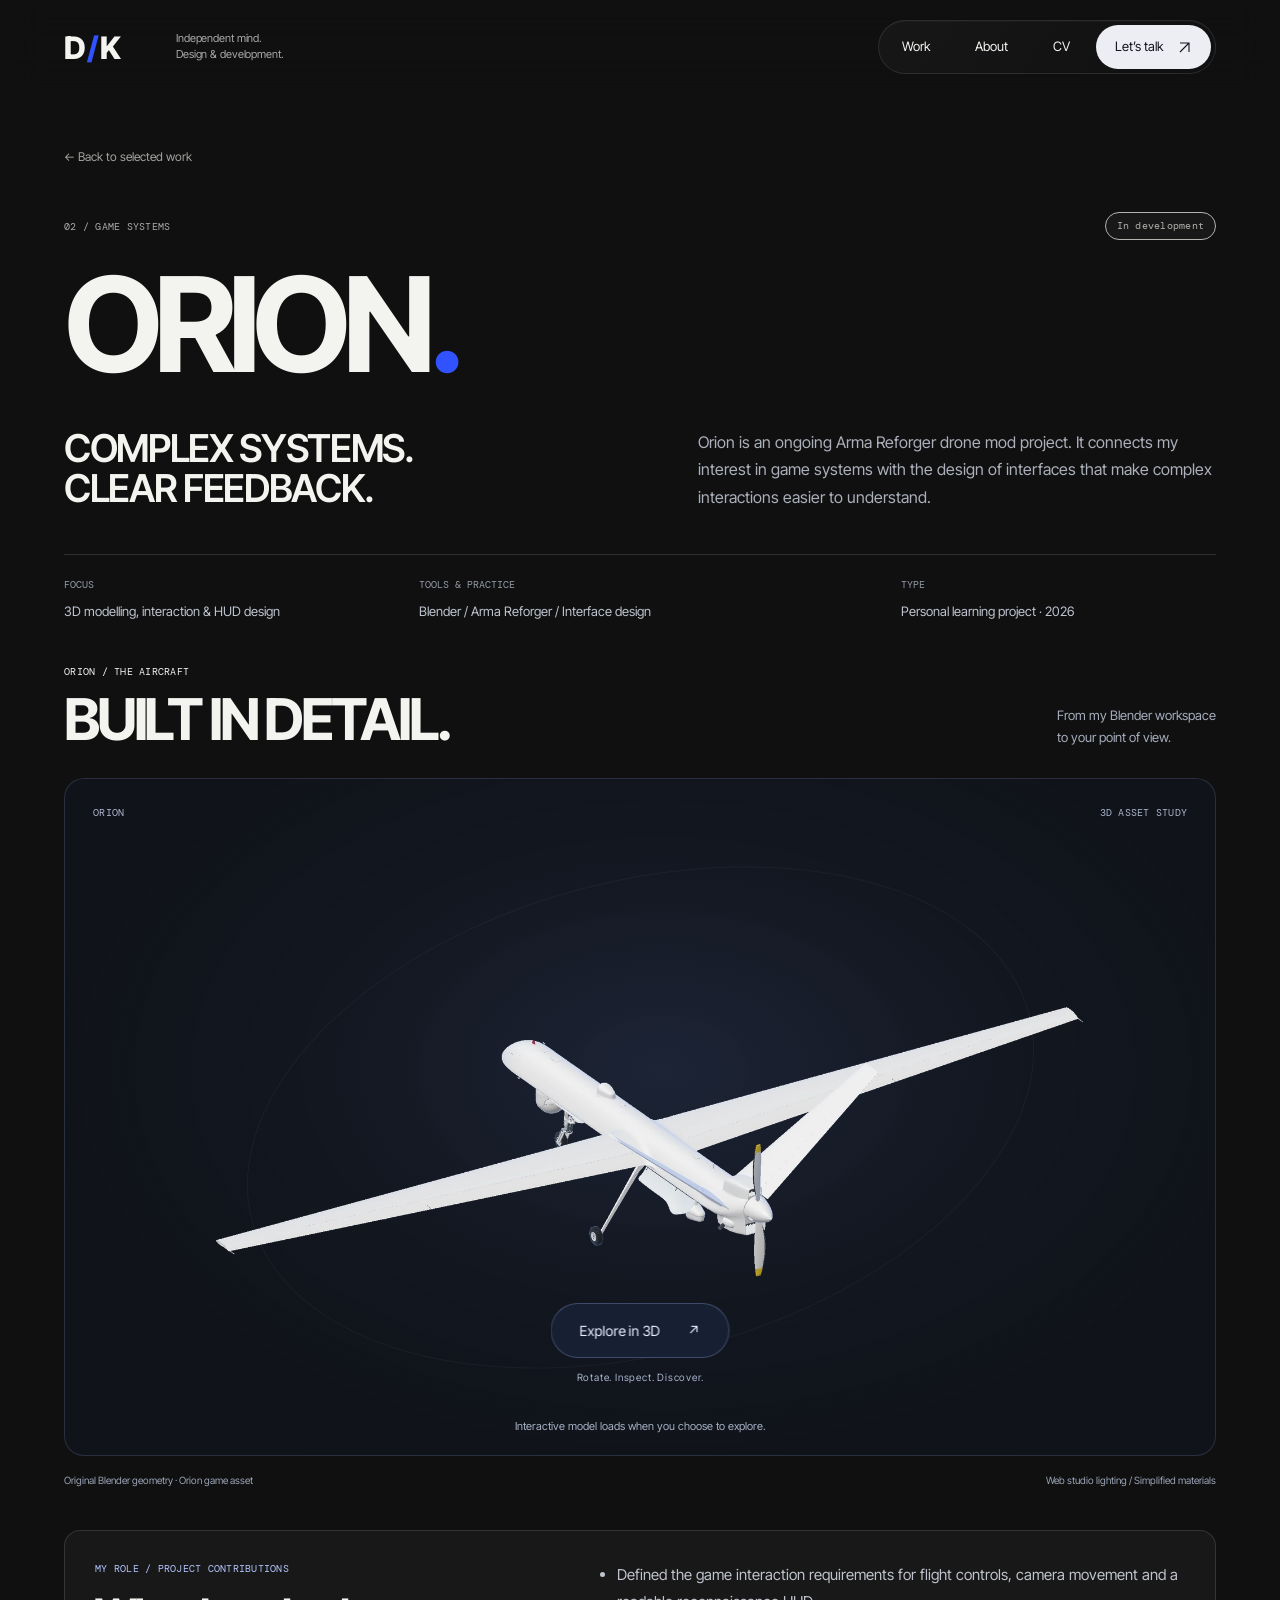
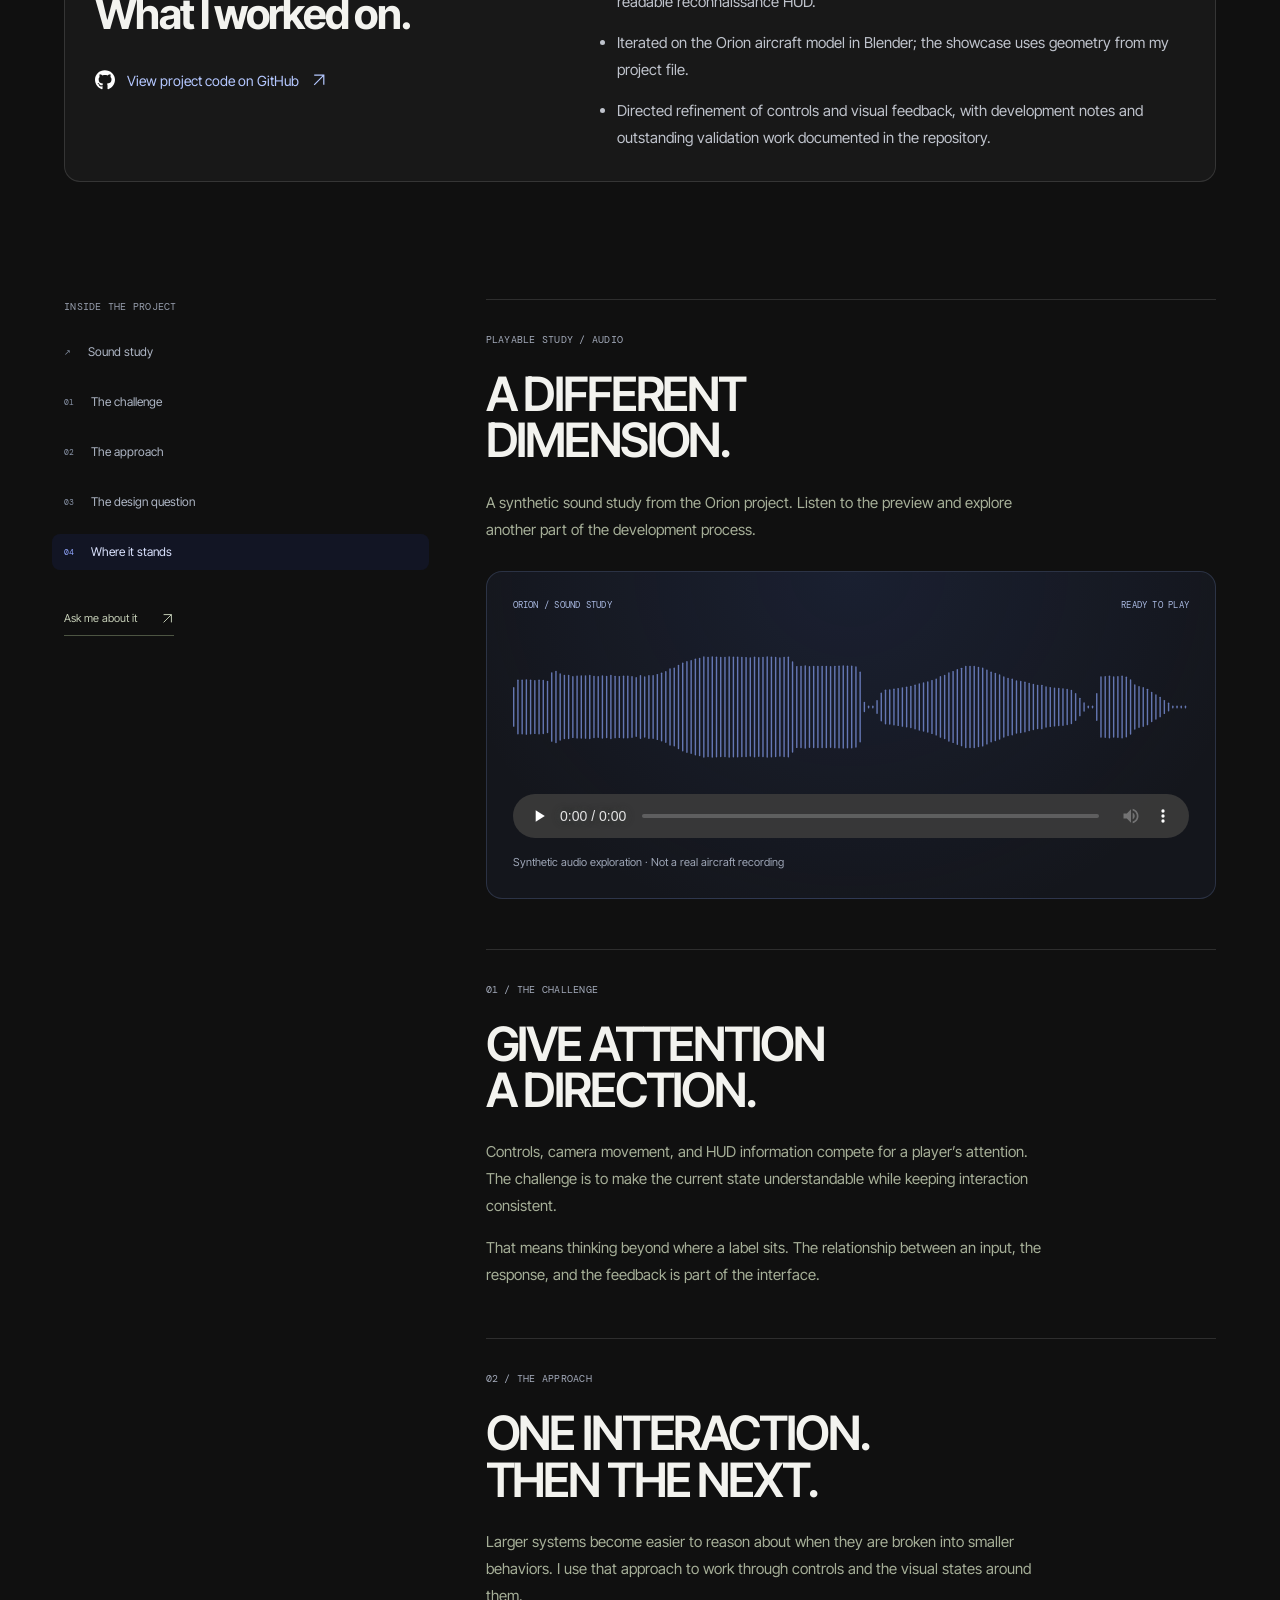
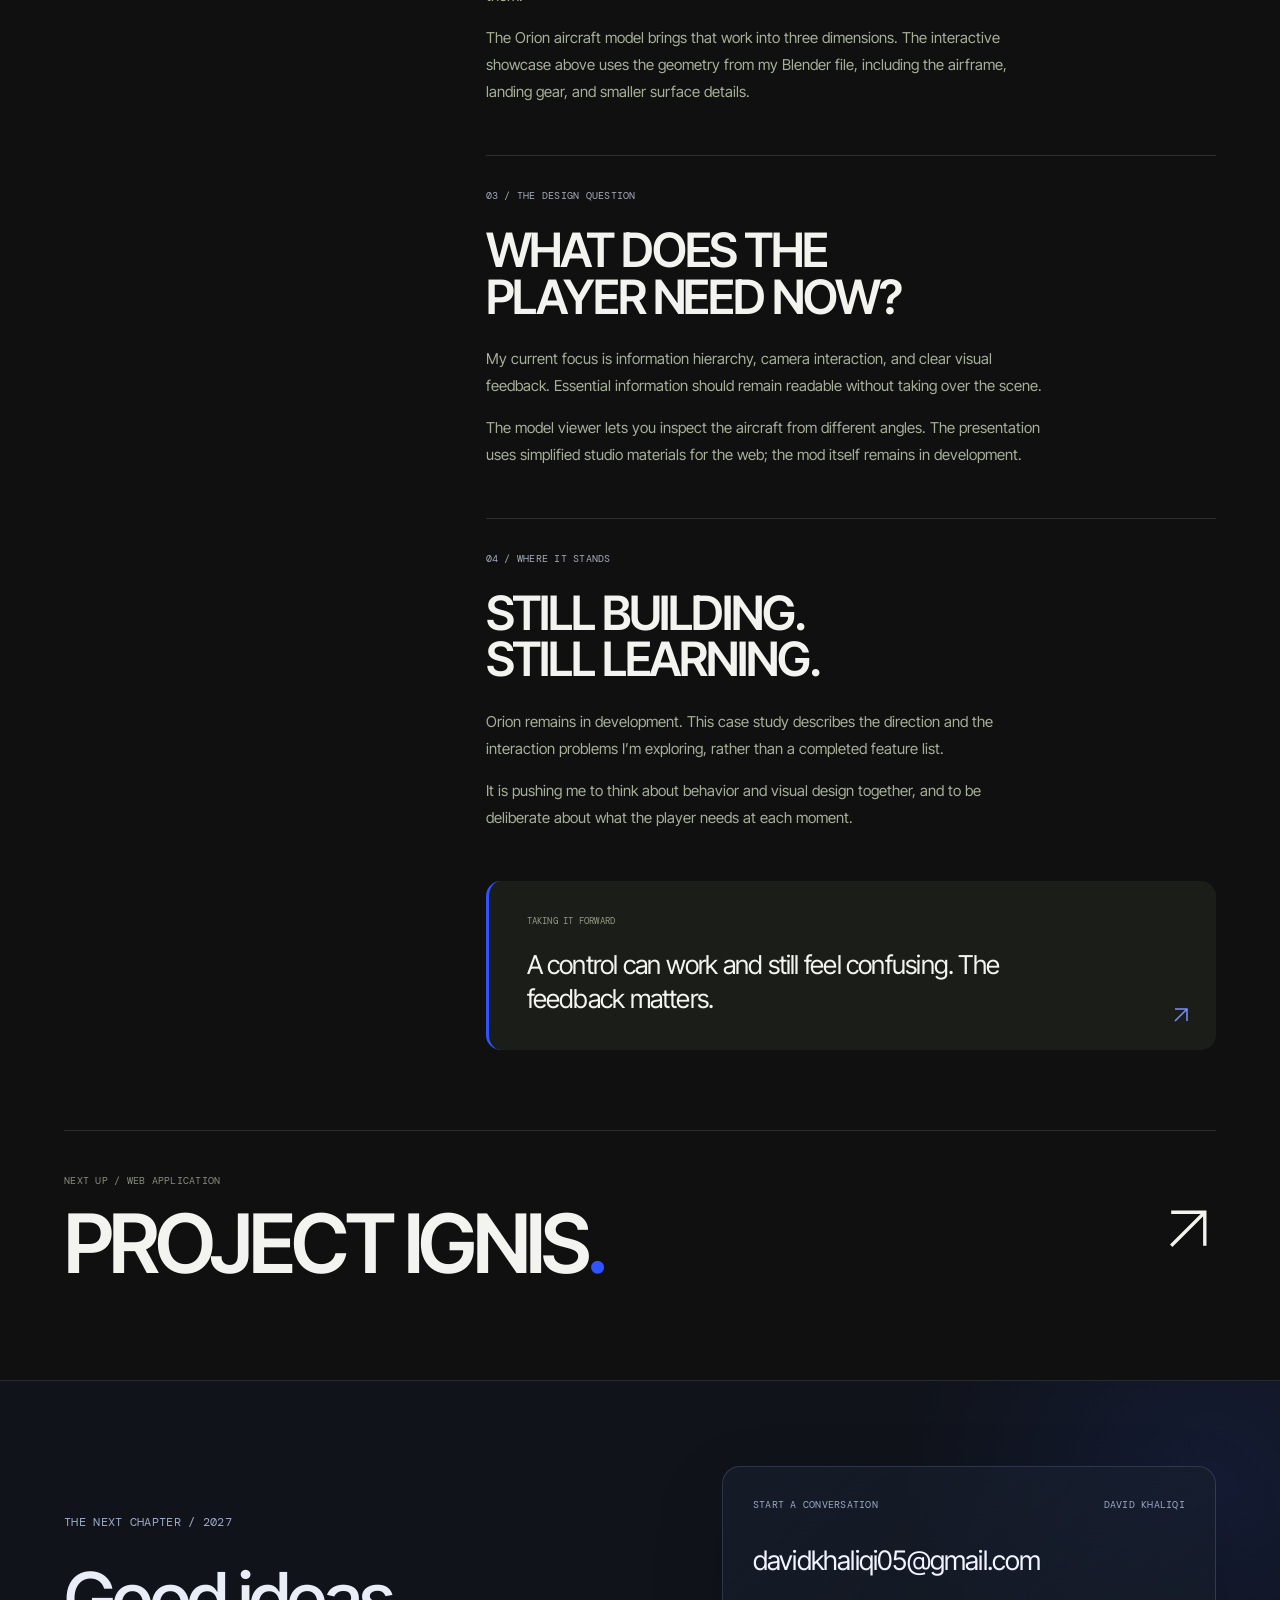
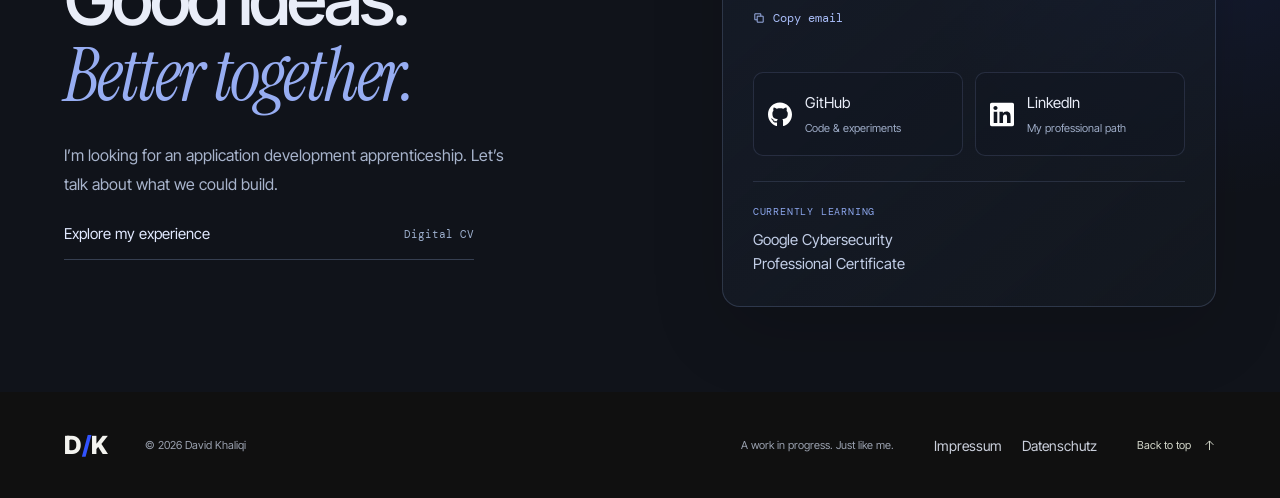
<file: work/orion/index.html>
<!doctype html><html lang="en"><head><meta charset="utf-8"><meta name="viewport" content="width=device-width,initial-scale=1"><meta name="theme-color" content="#101010"><meta name="color-scheme" content="dark"><title>Orion — David Khaliqi</title><meta name="description" content="Orion is an ongoing Arma Reforger drone mod project. It connects my interest in game systems with the design of interfaces that make complex interactions easier to understand."><meta property="og:title" content="Orion — David Khaliqi"><meta property="og:description" content="Orion is an ongoing Arma Reforger drone mod project. It connects my interest in game systems with the design of interfaces that make complex interactions easier to understand."><meta property="og:type" content="website"><meta property="og:url" content="https://kletterrn.github.io/work/orion/"><link rel="canonical" href="https://kletterrn.github.io/work/orion/"><link rel="icon" href="/assets/favicon.svg?v=2" type="image/svg+xml"><link rel="stylesheet" href="/fonts.css"><link rel="stylesheet" href="/styles.css"><script src="/app.js" defer></script></head><body id="top"><a class="skip" href="#main">Skip to content</a><div class="read-progress" aria-hidden="true"></div><header class="header"><div class="header-inner wrap"><a class="wordmark" href="/" aria-label="David Khaliqi, home">D<span>/</span>K</a><a class="header-role" href="/#about">Independent mind.<br>Design & development.</a><nav id="navigation" class="navigation" aria-label="Main navigation"><a href="/#work">Work</a><a href="/#about">About</a><a href="/cv/">CV</a><a href="/#contact">Let’s talk <svg class="icon" viewBox="0 0 20 20" aria-hidden="true"><path d="M4 16 16 4M4 4h12v12"/></svg></a></nav><button class="menu-toggle" aria-expanded="false" aria-controls="navigation" type="button"><span>Menu</span><i aria-hidden="true"></i></button></div></header><main id="main" class="case-main"><section class="case-hero wrap"><a class="case-back" href="/#work">← Back to selected work</a><div class="case-eyebrow"><p class="label">02 / Game systems</p><span class="project-state">In development</span></div><h1>ORION<span>.</span></h1><div class="case-lead"><h2>COMPLEX SYSTEMS.<br>CLEAR FEEDBACK.</h2><p>Orion is an ongoing Arma Reforger drone mod project. It connects my interest in game systems with the design of interfaces that make complex interactions easier to understand.</p></div><dl class="case-meta"><div><dt>Focus</dt><dd>3D modelling, interaction & HUD design</dd></div><div><dt>Tools & practice</dt><dd>Blender / Arma Reforger / Interface design</dd></div><div><dt>Type</dt><dd>Personal learning project · 2026</dd></div></dl></section><div class="wrap"><section class="orion-showcase" aria-labelledby="model-heading"><div class="model-intro"><div><p class="label">Orion / The aircraft</p><h2 id="model-heading">BUILT IN DETAIL.</h2></div><p>From my Blender workspace<br>to your point of view.</p></div><div class="model-stage" data-orion-viewer><div class="model-stage-meta label"><span>ORION</span><span>3D ASSET STUDY</span></div><img class="model-poster" src="/assets/orion-aircraft.webp" width="1800" height="1200" alt="Orion aircraft model showing its broad wings, rear propeller, and landing gear"><canvas tabindex="-1" role="img" aria-label="Interactive Orion aircraft model. Drag to rotate, or focus and use the arrow keys. Use plus and minus to zoom."></canvas><div class="model-launch"><button type="button" data-load-model>Explore in 3D <span aria-hidden="true">↗</span></button><span>Rotate. Inspect. Discover.</span></div><div class="model-controls" hidden><div role="group" aria-label="Aircraft viewpoints"><button type="button" data-view="overview">Overview</button><button type="button" data-view="profile">Side</button><button type="button" data-view="top">Top</button></div><div role="group" aria-label="Model zoom"><button type="button" data-zoom="-.15" aria-label="Zoom out">−</button><button type="button" data-zoom=".15" aria-label="Zoom in">+</button></div></div><p class="model-status" data-model-status role="status">Interactive model loads when you choose to explore.</p></div><div class="model-caption"><span>Original Blender geometry · Orion game asset</span><span>Web studio lighting / Simplified materials</span></div></section><section class="case-contributions" aria-labelledby="contribution-title"><div><p class="label">My role / Project contributions</p><h2 id="contribution-title">What I worked on.</h2><a class="project-code" href="https://github.com/kletterrn/orion-recon-drone" target="_blank" rel="noopener noreferrer"><img src="/assets/icons/github.svg" width="20" height="20" alt="">View project code on GitHub <svg class="icon" viewBox="0 0 20 20" aria-hidden="true"><path d="M4 16 16 4M4 4h12v12"/></svg></a></div><ul><li>Defined the game interaction requirements for flight controls, camera movement and a readable reconnaissance HUD.</li><li>Iterated on the Orion aircraft model in Blender; the showcase uses geometry from my project file.</li><li>Directed refinement of controls and visual feedback, with development notes and outstanding validation work documented in the repository.</li></ul></section><div class="case-editorial"><aside class="case-sidebar"><p class="label">Inside the project</p><nav aria-label="Case study sections"><a href="#sound-study"><span>↗</span>Sound study</a><a href="#challenge"><span>01</span>The challenge</a><a href="#process"><span>02</span>The approach</a><a href="#decisions"><span>03</span>The design question</a><a href="#status"><span>04</span>Where it stands</a></nav><a class="case-mail" href="mailto:davidkhaliqi05@gmail.com">Ask me about it <svg class="icon" viewBox="0 0 20 20" aria-hidden="true"><path d="M4 16 16 4M4 4h12v12"/></svg></a></aside><div class="case-sections"><section class="case-section sound-study" id="sound-study" data-reveal aria-labelledby="sound-title"><p class="label">Playable study / Audio</p><h2 id="sound-title">A DIFFERENT<br>DIMENSION.</h2><p>A synthetic sound study from the Orion project. Listen to the preview and explore another part of the development process.</p><div class="sound-player"><div class="sound-player-top"><span class="label">ORION / SOUND STUDY</span><span class="sound-status label" aria-hidden="true">READY TO PLAY</span></div><div class="sound-wave" aria-hidden="true"><img src="/assets/orion-waveform.svg" width="960" height="160" alt=""><div class="sound-playhead"></div></div><audio controls preload="none" aria-label="Play the Orion synthetic sound study"><source src="/assets/orion-sound-study.mp3" type="audio/mpeg"><a href="/assets/orion-sound-study.mp3">Download the Orion audio preview</a></audio><p class="sound-caption">Synthetic audio exploration · Not a real aircraft recording</p></div></section><section class="case-section" id="challenge" data-reveal><p class="label">01 / The challenge</p><h2>GIVE ATTENTION<br>A DIRECTION.</h2><p>Controls, camera movement, and HUD information compete for a player’s attention. The challenge is to make the current state understandable while keeping interaction consistent.</p><p>That means thinking beyond where a label sits. The relationship between an input, the response, and the feedback is part of the interface.</p></section><section class="case-section" id="process" data-reveal><p class="label">02 / The approach</p><h2>ONE INTERACTION.<br>THEN THE NEXT.</h2><p>Larger systems become easier to reason about when they are broken into smaller behaviors. I use that approach to work through controls and the visual states around them.</p><p>The Orion aircraft model brings that work into three dimensions. The interactive showcase above uses the geometry from my Blender file, including the airframe, landing gear, and smaller surface details.</p></section><section class="case-section" id="decisions" data-reveal><p class="label">03 / The design question</p><h2>WHAT DOES THE<br>PLAYER NEED NOW?</h2><p>My current focus is information hierarchy, camera interaction, and clear visual feedback. Essential information should remain readable without taking over the scene.</p><p>The model viewer lets you inspect the aircraft from different angles. The presentation uses simplified studio materials for the web; the mod itself remains in development.</p></section><section class="case-section" id="status" data-reveal><p class="label">04 / Where it stands</p><h2>STILL BUILDING.<br>STILL LEARNING.</h2><p>Orion remains in development. This case study describes the direction and the interaction problems I’m exploring, rather than a completed feature list.</p><p>It is pushing me to think about behavior and visual design together, and to be deliberate about what the player needs at each moment.</p></section><div class="case-lesson" data-reveal><p class="label">Taking it forward</p><blockquote>A control can work and still feel confusing. The feedback matters.</blockquote><svg class="icon" viewBox="0 0 20 20" aria-hidden="true"><path d="M4 16 16 4M4 4h12v12"/></svg></div></div></div><a class="next-work" href="/work/ignis/"><div><p class="label">Next up / Web application</p><h2>PROJECT IGNIS<span>.</span></h2></div><svg class="icon" viewBox="0 0 20 20" aria-hidden="true"><path d="M4 16 16 4M4 4h12v12"/></svg></a></div><section class="contact contact-studio" id="contact" aria-labelledby="contact-title"><div class="wrap contact-grid"><div class="contact-story"><p class="label">The next chapter / 2027</p><h2 id="contact-title">Good ideas.<br><em>Better together.</em></h2><p class="contact-intro">I’m looking for an application development apprenticeship. Let’s talk about what we could build.</p><a class="contact-cv" href="/cv/">Explore my experience <span>Digital CV</span></a></div><div class="contact-desk"><div class="contact-desk-head"><span class="label">Start a conversation</span><span class="label">David Khaliqi</span></div><a class="desk-email" href="mailto:davidkhaliqi05@gmail.com">davidkhaliqi05@gmail.com</a><button class="copy-email" data-copy type="button"><svg class="icon" viewBox="0 0 20 20" aria-hidden="true"><path d="M7 7h10v10H7zM13 7V3H3v10h4"/></svg><span>Copy email</span></button><p id="copy-status" class="copy-status" role="status" aria-live="polite"></p><nav class="contact-profiles" aria-label="Social profiles"><a href="https://github.com/kletterrn/" target="_blank" rel="noopener noreferrer"><img src="/assets/icons/github.svg" width="24" height="24" alt=""><span>GitHub<small>Code & experiments</small></span></a><a href="https://www.linkedin.com/in/david-khaliqi0" target="_blank" rel="noopener noreferrer"><img src="/assets/icons/linkedin.svg" width="24" height="24" alt=""><span>LinkedIn<small>My professional path</small></span></a></nav><p class="contact-learning"><span>Currently learning</span>Google Cybersecurity<br>Professional Certificate</p></div></div></section></main><script src="/orion-viewer.js" defer></script><footer class="footer wrap"><a class="wordmark" href="/" aria-label="Home">D<span>/</span>K</a><span>© 2026 David Khaliqi</span><span class="footer-note">A work in progress. Just like me.</span><nav class="legal-links" aria-label="Rechtliches"><a href="/impressum/">Impressum</a><a href="/datenschutz/">Datenschutz</a></nav><a class="back-top" href="#top">Back to top <svg class="icon" viewBox="0 0 20 20" aria-hidden="true"><path d="M10 17V3m-6 6 6-6 6 6"/></svg></a></footer></body></html>
</file>
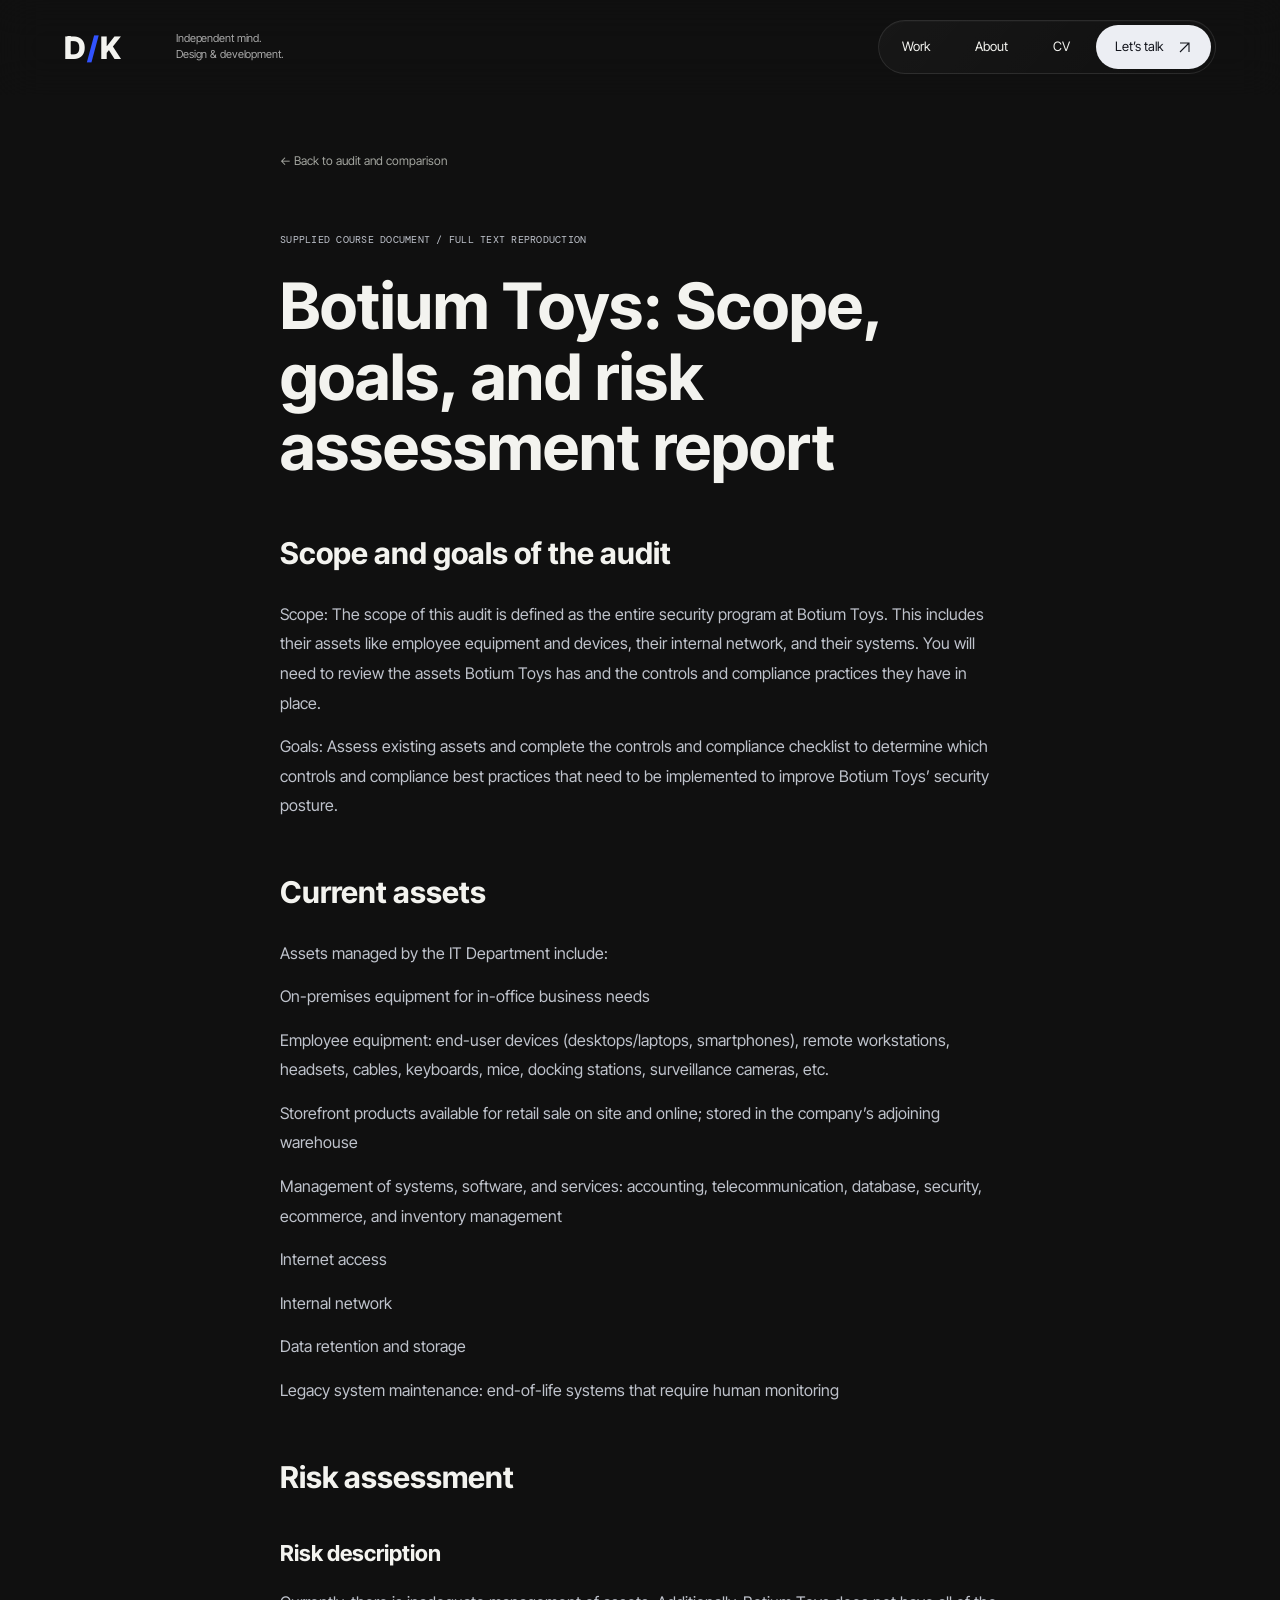
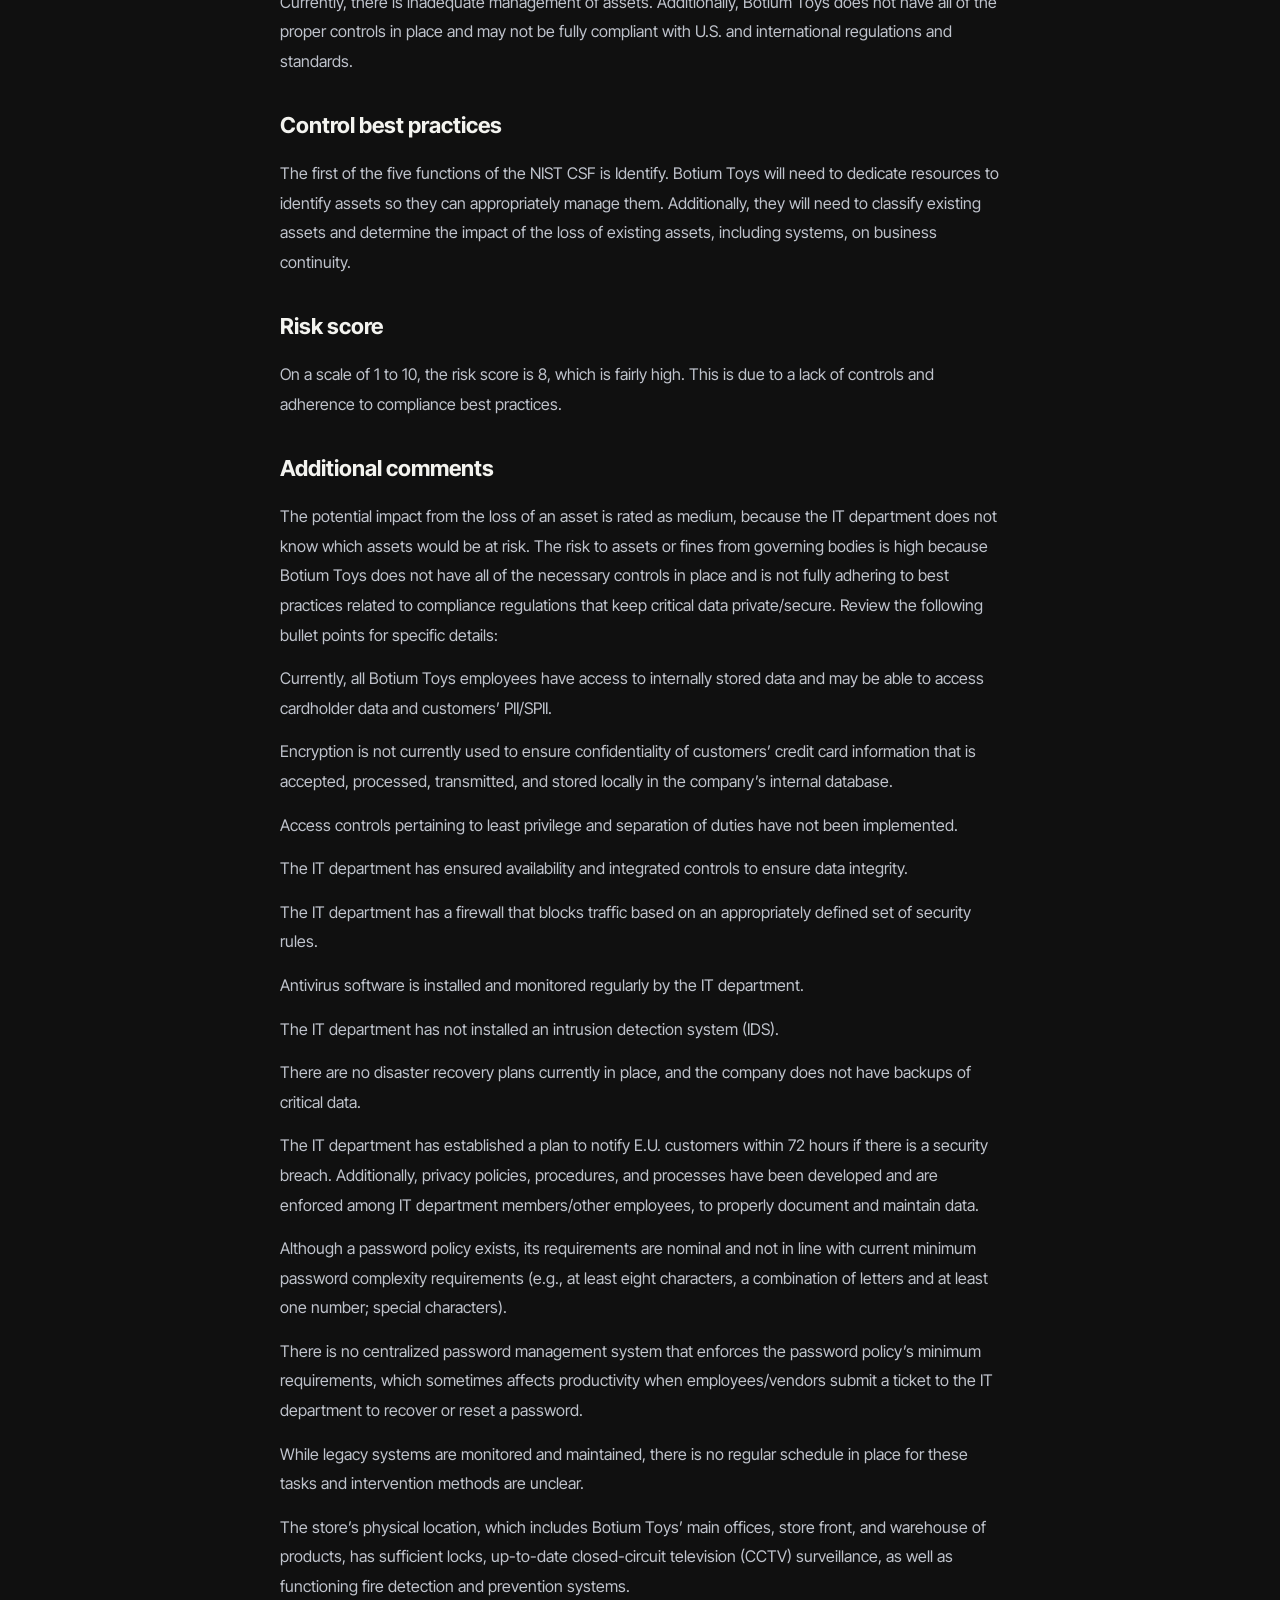
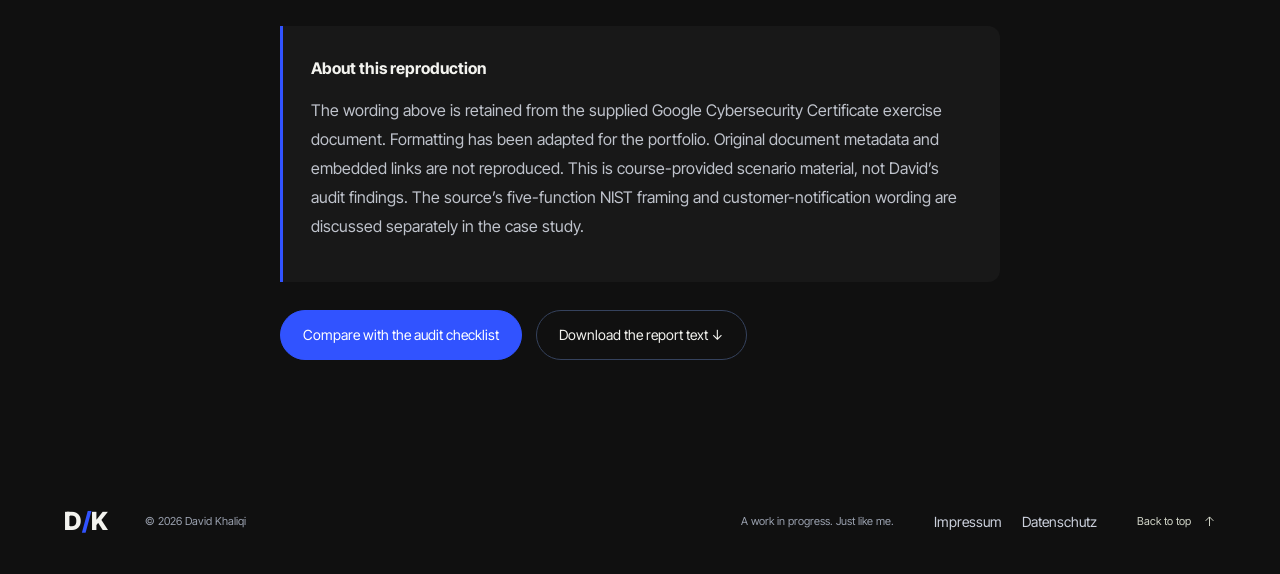
<file: work/botium-audit/scope-report/index.html>
<!doctype html><html lang="en"><head><meta charset="utf-8"><meta name="viewport" content="width=device-width,initial-scale=1"><meta name="theme-color" content="#101010"><meta name="color-scheme" content="dark"><title>Botium Toys — Scope, goals, and risk assessment report</title><meta name="description" content="A document-based internal security audit of Botium Toys: controls, evidence, compliance gaps and prioritized recommendations."><meta property="og:title" content="Botium Toys Security Audit — David Khaliqi"><meta property="og:description" content="A document-based internal security audit of Botium Toys: controls, evidence, compliance gaps and prioritized recommendations."><meta property="og:type" content="website"><meta property="og:url" content="https://kletterrn.github.io/work/botium-audit/scope-report/"><link rel="canonical" href="https://kletterrn.github.io/work/botium-audit/scope-report/"><link rel="icon" href="/assets/favicon.svg?v=2" type="image/svg+xml"><link rel="stylesheet" href="/fonts.css"><link rel="stylesheet" href="/styles.css"><script src="/app.js" defer></script><link rel="stylesheet" href="/audit.css?v=fce4e833dc75"></head><body id="top"><a class="skip" href="#main">Skip to content</a><div class="read-progress" aria-hidden="true"></div><header class="header"><div class="header-inner wrap"><a class="wordmark" href="/" aria-label="David Khaliqi, home">D<span>/</span>K</a><a class="header-role" href="/#about">Independent mind.<br>Design & development.</a><nav id="navigation" class="navigation" aria-label="Main navigation"><a href="/#work">Work</a><a href="/#about">About</a><a href="/cv/">CV</a><a href="/#contact">Let’s talk <svg class="icon" viewBox="0 0 20 20" aria-hidden="true"><path d="M4 16 16 4M4 4h12v12"/></svg></a></nav><button class="menu-toggle" aria-expanded="false" aria-controls="navigation" type="button"><span>Menu</span><i aria-hidden="true"></i></button></div></header><main id="main" class="case-main wrap"><article class="audit-report-text"><a class="case-back" href="/work/botium-audit/#source-report">← Back to audit and comparison</a><p class="label">Supplied course document / Full text reproduction</p><h1>Botium Toys: Scope, goals, and risk assessment report</h1><h2>Scope and goals of the audit</h2><p>Scope: The scope of this audit is defined as the entire security program at Botium Toys. This includes their assets like employee equipment and devices, their internal network, and their systems. You will need to review the assets Botium Toys has and the controls and compliance practices they have in place.</p><p>Goals: Assess existing assets and complete the controls and compliance checklist to determine which controls and compliance best practices that need to be implemented to  improve Botium Toys’ security posture.</p><h2>Current assets</h2><p>Assets managed by the IT Department include: </p><p>On-premises equipment for in-office business needs  </p><p>Employee equipment: end-user devices (desktops/laptops, smartphones), remote workstations, headsets, cables, keyboards, mice, docking stations, surveillance cameras, etc.</p><p>Storefront products available for retail sale on site and online; stored in the company’s adjoining warehouse</p><p>Management of systems, software, and services: accounting, telecommunication, database, security, ecommerce, and inventory management</p><p>Internet access</p><p>Internal network</p><p>Data retention and storage</p><p>Legacy system maintenance: end-of-life systems that require human monitoring </p><h2>Risk assessment</h2><h3>Risk description</h3><p>Currently, there is inadequate management of assets. Additionally, Botium Toys does not have all of the proper controls in place and may not be fully compliant with U.S. and international regulations and standards. </p><h3>Control best practices</h3><p>The first of the five functions of the NIST CSF is Identify. Botium Toys will need to dedicate resources to identify assets so they can appropriately manage them. Additionally, they will need to classify existing assets and determine the impact of the loss of existing assets, including systems, on business continuity.</p><h3>Risk score</h3><p>On a scale of 1 to 10, the risk score is 8, which is fairly high. This is due to a lack of controls and adherence to compliance best practices.</p><h3>Additional comments</h3><p>The potential impact from the loss of an asset is rated as medium, because the IT department does not know which assets would be at risk. The risk to assets or fines from governing bodies is high because Botium Toys does not have all of the necessary controls in place and is not fully adhering to best practices related to compliance regulations that keep critical data private/secure. Review the following bullet points for specific details:</p><p>Currently, all Botium Toys employees have access to internally stored data and may be able to access cardholder data and customers’ PII/SPII.</p><p>Encryption is not currently used to ensure confidentiality of customers’ credit card information that is accepted, processed, transmitted, and stored locally in the company’s internal database. </p><p>Access controls pertaining to least privilege and separation of duties have not been implemented.</p><p>The IT department has ensured availability and integrated controls to ensure data integrity.</p><p>The IT department has a firewall that blocks traffic based on an appropriately defined set of security rules.</p><p>Antivirus software is installed and monitored regularly by the IT department. </p><p>The IT department has not installed an intrusion detection system (IDS).</p><p>There are no disaster recovery plans currently in place, and the company does not have backups of critical data. </p><p>The IT department has established a plan to notify E.U. customers within 72 hours if there is a security breach. Additionally, privacy policies, procedures, and processes have been developed and are enforced among IT department members/other employees, to properly document and maintain data.</p><p>Although a password policy exists, its requirements are nominal and not in line with current minimum password complexity requirements (e.g., at least eight characters, a combination of letters and at least one number; special characters). </p><p>There is no centralized password management system that enforces the password policy’s minimum requirements, which sometimes affects productivity when employees/vendors submit a ticket to the IT department to recover or reset a password.</p><p>While legacy systems are monitored and maintained, there is no regular schedule in place for these tasks and intervention methods are unclear.</p><p>The store’s physical location, which includes Botium Toys’ main offices, store front, and warehouse of products, has sufficient locks, up-to-date closed-circuit television (CCTV) surveillance, as well as functioning fire detection and prevention systems.</p><div class="audit-note"><strong>About this reproduction</strong><p>The wording above is retained from the supplied Google Cybersecurity Certificate exercise document. Formatting has been adapted for the portfolio. Original document metadata and embedded links are not reproduced. This is course-provided scenario material, not David’s audit findings. The source’s five-function NIST framing and customer-notification wording are discussed separately in the case study.</p></div><div class="audit-actions"><a href="/work/botium-audit/#controls">Compare with the audit checklist</a><a href="/assets/audit/botium-scope-risk-report.txt" download>Download the report text ↓</a></div></article></main><footer class="footer wrap"><a class="wordmark" href="/" aria-label="Home">D<span>/</span>K</a><span>© 2026 David Khaliqi</span><span class="footer-note">A work in progress. Just like me.</span><nav class="legal-links" aria-label="Rechtliches"><a href="/impressum/">Impressum</a><a href="/datenschutz/">Datenschutz</a></nav><a class="back-top" href="#top">Back to top <svg class="icon" viewBox="0 0 20 20" aria-hidden="true"><path d="M10 17V3m-6 6 6-6 6 6"/></svg></a></footer></body></html>
</file>
<file: fonts.css>
@font-face {
  font-family: 'DM Mono';
  font-style: normal;
  font-weight: 400;
  font-display: swap;
  src: url(/assets/fonts/portfolio-0.ttf) format('truetype');
}
@font-face {
  font-family: 'DM Mono';
  font-style: normal;
  font-weight: 500;
  font-display: swap;
  src: url(/assets/fonts/portfolio-1.ttf) format('truetype');
}
@font-face {
  font-family: 'Instrument Serif';
  font-style: italic;
  font-weight: 400;
  font-display: swap;
  src: url(/assets/fonts/portfolio-2.ttf) format('truetype');
}
@font-face {
  font-family: 'Instrument Serif';
  font-style: normal;
  font-weight: 400;
  font-display: swap;
  src: url(/assets/fonts/portfolio-3.ttf) format('truetype');
}
@font-face {
  font-family: 'Inter Tight';
  font-style: normal;
  font-weight: 400;
  font-display: swap;
  src: url(/assets/fonts/portfolio-4.ttf) format('truetype');
}
@font-face {
  font-family: 'Inter Tight';
  font-style: normal;
  font-weight: 500;
  font-display: swap;
  src: url(/assets/fonts/portfolio-5.ttf) format('truetype');
}
@font-face {
  font-family: 'Inter Tight';
  font-style: normal;
  font-weight: 600;
  font-display: swap;
  src: url(/assets/fonts/portfolio-6.ttf) format('truetype');
}
@font-face {
  font-family: 'Inter Tight';
  font-style: normal;
  font-weight: 700;
  font-display: swap;
  src: url(/assets/fonts/portfolio-7.ttf) format('truetype');
}
@font-face {
  font-family: 'Inter Tight';
  font-style: normal;
  font-weight: 800;
  font-display: swap;
  src: url(/assets/fonts/portfolio-8.ttf) format('truetype');
}
@font-face {
  font-family: 'Inter Tight';
  font-style: normal;
  font-weight: 900;
  font-display: swap;
  src: url(/assets/fonts/portfolio-9.ttf) format('truetype');
}
</file>
<file: styles.css>
:root{--bg:#101010;--surface:#181818;--text:#f1f1e9;--muted:#999a97;--line:#353535;--blue:#3153ff;--accent-soft:#b4c7ff;--focus:#91a6ff;--text-secondary:#bfc3cc;--surface-raised:#202020;--surface-accent:#151c29;--line-accent:#35425d;--radius-panel:16px;--font:'Inter Tight',Arial,Helvetica,sans-serif;--mono:'DM Mono',monospace;--gutter:clamp(24px,5vw,86px);--cube-size:280px;--half-cube:calc(var(--cube-size)/2);--core-size:calc(var(--cube-size)*.48);--half-core:calc(var(--core-size)/2)}
*,*::before,*::after{box-sizing:border-box}html{scroll-behavior:smooth;scroll-padding-top:105px}body{margin:0;background:var(--bg);color:var(--text);font-family:var(--font);font-size:16px;line-height:1.5;-webkit-font-smoothing:antialiased;overflow-x:clip}a{color:inherit;text-decoration:none}button{font:inherit;color:inherit;cursor:pointer;border:0}a,button,summary{-webkit-tap-highlight-color:transparent}h1,h2,h3,p,figure,blockquote{margin:0}img,svg{display:block;max-width:100%}img{height:auto}button:focus-visible,a:focus-visible,summary:focus-visible,[tabindex]:focus-visible{outline:2px solid #708aff;outline-offset:6px}::selection{background:var(--blue);color:white}button:disabled{cursor:default}.wrap{max-width:1600px;padding-inline:var(--gutter);margin-inline:auto}.label{font-family:var(--mono);font-size:10px;font-weight:400;line-height:1.5;text-transform:uppercase;letter-spacing:.025em}.icon{width:20px;height:20px;fill:none;stroke:currentColor;stroke-width:1.5;flex:none}.skip{position:fixed;left:18px;top:10px;z-index:100;background:white;color:black;padding:12px 20px;transform:translateY(-160%)}.skip:focus{transform:none}.sr-only{position:absolute;width:1px;height:1px;overflow:hidden;clip-path:inset(50%);white-space:nowrap}.read-progress{position:fixed;inset:0 0 auto;height:2px;background:var(--blue);transform:scaleX(var(--progress,0));transform-origin:left;z-index:90;pointer-events:none}
/* Index and navigation */
.header{position:sticky;top:0;z-index:40;transition:background .3s,backdrop-filter .3s;border-bottom:1px solid transparent}.header.scrolled{background:#101010ed;backdrop-filter:blur(16px);border-bottom-color:#ffffff0b}.header-inner{height:87px;display:flex;align-items:center;gap:58px}.wordmark{font-size:31px;font-weight:750;letter-spacing:-3px;line-height:1;white-space:nowrap}.wordmark span{color:var(--blue);padding-inline:4px}.header-role{font-size:11px;line-height:1.45;color:#aaa;letter-spacing:-.01em}.navigation{display:flex;align-items:center;gap:39px;margin-left:auto}.navigation a{display:flex;align-items:center;gap:7px;font-size:13px;position:relative;padding-block:10px}.navigation a::after{content:'';position:absolute;bottom:5px;left:0;right:0;height:1px;background:var(--text);transform:scaleX(0);transform-origin:left;transition:transform .3s}.navigation a:hover::after,.navigation a[aria-current]::after{transform:scaleX(1)}.navigation sup{font-size:8px;font-family:var(--mono);align-self:flex-start;margin-top:1px;color:var(--muted)}.navigation a:last-child{margin-left:18px;gap:19px}.navigation .icon{width:15px;height:15px;transition:transform .3s}.navigation a:hover .icon{transform:translate(2px,-2px)}.menu-toggle{display:none}
.hero{padding-top:36px}.hero-topline{display:flex;justify-content:space-between;align-items:center;padding-bottom:38px;border-top:1px solid var(--line);padding-top:20px;color:#a3a39f}.hero-topline p:last-child{display:flex;align-items:center;gap:42px}.mini-cross{font-family:var(--font);font-size:19px;font-weight:400;color:#deded5}.hero-composition{position:relative;min-height:450px}.hero-name{font-weight:750;letter-spacing:-.075em;font-size:clamp(110px,17.3vw,267px);line-height:.79;position:relative;z-index:3;pointer-events:none}.name-line{display:block;overflow:hidden;padding:0 .03em .11em 0;margin-bottom:-.11em}.name-line>span{display:block;animation:name-in 1.25s cubic-bezier(.16,1,.3,1) both}.second-line{margin-top:.085em;margin-left:5.8vw}.second-line>span{animation-delay:.15s}.name-dot{color:var(--blue)}.hero-side-note{position:absolute;right:0;top:38px;writing-mode:vertical-rl;font-family:var(--mono);font-size:9px;letter-spacing:.14em;color:#7f827f}.hero-bottom{display:grid;grid-template-columns:.85fr 1fr 1fr;gap:55px;align-items:end;border-bottom:1px solid var(--line);padding:54px 0 35px}.hero-specialty>.label{color:#7d7e7b;display:block;margin-bottom:13px}.hero-specialty>span:last-child{font-size:18px;font-weight:500;line-height:1.35;letter-spacing:-.025em}.hero-intro{font-size:16px;line-height:1.5;letter-spacing:-.015em;color:#acada8;max-width:330px;padding-bottom:2px}.work-jump{display:flex;justify-content:space-between;align-items:center;gap:20px;font-size:13px;padding-bottom:3px}.work-jump sup{font-family:var(--mono);font-size:9px;margin-left:5px;color:#aaa}.square-arrow{width:53px;height:53px;background:var(--blue);display:grid;place-items:center;color:white;flex:none;transition:background .25s}.square-arrow .icon{width:23px;height:23px;transition:transform .3s}.work-jump:hover .square-arrow .icon{transform:translateY(5px)}.work-jump:hover .square-arrow{background:#4666ff}
/* Sculptural object: six glass faces and a blue core, in true CSS 3D. */
.cube-stage{position:absolute;right:3%;top:-55px;width:47%;height:465px;z-index:2;animation:cube-arrive 1.5s .15s both}.cube-interaction{position:absolute;inset:0;perspective:1000px;cursor:grab;touch-action:pan-y;border-radius:10px;outline-offset:-35px}.cube-stage.dragging .cube-interaction{cursor:grabbing}.cube-position{position:absolute;left:50%;top:48%;width:var(--cube-size);height:var(--cube-size);transform:translate(-50%,-50%);transform-style:preserve-3d}.cube{position:relative;width:100%;height:100%;transform-style:preserve-3d;transform:rotateX(var(--cube-x,-20deg)) rotateY(var(--cube-y,-29deg)) rotateZ(-13deg);will-change:transform}.cube-face{position:absolute;inset:0;border:1px solid #d5e3ff91;background:linear-gradient(135deg,#e4ecff2b,#81a2ff08 43%,#dae6ff15);box-shadow:inset 0 0 28px #bbccff08;backface-visibility:hidden;transform-style:preserve-3d}.cube-face::before{content:'';position:absolute;inset:8px;border:1px solid #e7edff17}.cube-face::after{content:'';position:absolute;inset:0;background:linear-gradient(120deg,transparent 28%,#ffffff15 29%,#ffffff02 48%,transparent 49%);pointer-events:none}.cube-face i{position:absolute;right:16px;bottom:16px;width:14px;height:14px;border-right:1px solid #e4edff9c;border-bottom:1px solid #e4edff9c}.face-marker{position:absolute;top:17px;left:18px;font-family:var(--mono);font-size:10px;letter-spacing:.1em;color:#e1eaffb8}.face-front{transform:translateZ(var(--half-cube))}.face-back{transform:rotateY(180deg) translateZ(var(--half-cube))}.face-right{transform:rotateY(90deg) translateZ(var(--half-cube));background:linear-gradient(110deg,#d3e0ff17,#779aff06 60%,#c2d5ff30)}.face-left{transform:rotateY(-90deg) translateZ(var(--half-cube));background:linear-gradient(135deg,#cfddff25,#8aadff0b)}.face-top{transform:rotateX(90deg) translateZ(var(--half-cube));background:linear-gradient(140deg,#e9f0ff63,#c7d8ff0a)}.face-bottom{transform:rotateX(-90deg) translateZ(var(--half-cube));background:#3153ff18}.cube-core{position:absolute;width:var(--core-size);height:var(--core-size);top:26%;left:26%;transform-style:preserve-3d}.core-face{position:absolute;inset:0;display:grid;place-items:center;backface-visibility:hidden;font-size:95px;font-weight:500;line-height:1;background:#2b4ff6;border:1px solid #567bff;box-shadow:inset 0 0 26px #1424aa20;color:#d9e3ff}.core-front{transform:translateZ(var(--half-core));background:linear-gradient(145deg,#3a68ff,#2440d4)}.core-back{transform:rotateY(180deg) translateZ(var(--half-core));background:#1932b7}.core-right{transform:rotateY(90deg) translateZ(var(--half-core));background:linear-gradient(120deg,#223be4,#14278e)}.core-left{transform:rotateY(-90deg) translateZ(var(--half-core));background:#294dcc}.core-top{transform:rotateX(90deg) translateZ(var(--half-core));background:#5879ff}.core-bottom{transform:rotateX(-90deg) translateZ(var(--half-core));background:#182994}.cube-shadow{position:absolute;left:19%;right:15%;bottom:5%;height:17%;border-radius:50%;background:radial-gradient(ellipse,#1847fa24,transparent 70%);filter:blur(18px);transform:rotate(-9deg);pointer-events:none}.cube-caption{position:absolute;bottom:9px;right:6%;display:flex;align-items:center;gap:15px;z-index:4}.cube-caption>span{display:flex;align-items:center;gap:9px;font-family:var(--mono);font-size:8px;letter-spacing:.035em;color:#7f8594}.cube-caption i{width:5px;height:5px;background:#6381ff;border-radius:50%}.cube-caption button{display:grid;place-items:center;background:transparent;padding:10px;color:#8294c1}.cube-caption .icon{width:13px;height:13px}.cube-caption button:hover{color:white}
/* Work as a pair of large visual stories. */
.work{padding-top:112px;padding-bottom:110px}.section-heading{display:grid;grid-template-columns:.6fr 1.4fr .65fr;gap:45px;align-items:end;margin-bottom:49px}.section-heading>.label{align-self:start;padding-top:11px;color:#969893}.section-heading h2{font-size:clamp(46px,6.2vw,88px);font-weight:650;letter-spacing:-.055em;line-height:.94}.section-heading h2>span{color:#7f838e}.section-heading>p:last-child{font-size:13px;line-height:1.6;color:#989b94;text-align:right;padding-bottom:5px}.work-item+.work-item{margin-top:60px}.project-panel{position:relative;display:block;aspect-ratio:1.9;min-height:470px;overflow:hidden;isolation:isolate}.project-ignis{background:#234bea;color:white}.project-panel-head{position:absolute;left:32px;right:32px;top:26px;display:flex;justify-content:space-between;align-items:center;z-index:5}.project-state{font-family:var(--mono);font-size:9px;letter-spacing:.025em;padding:5px 9px;border:1px solid currentColor;opacity:.8;border-radius:2px}.project-title{position:absolute;left:4%;top:25%;z-index:3;pointer-events:none}.project-title>p{font-size:15px;line-height:1.4;margin-bottom:27px;letter-spacing:-.01em}.project-title h3{font-size:clamp(48px,6.3vw,95px);font-weight:650;letter-spacing:-.065em;line-height:.87}.project-title h3>span{display:block;font-family:Arial,sans-serif;font-weight:400;font-size:.8em;margin-top:17px;transition:transform .4s}.project-panel:hover .project-title h3>span{transform:translate(7px,-7px)}.ignis-display{position:absolute;left:40%;top:17%;width:58%;padding:9px;border:1px solid #ffffff91;border-radius:10px;background:#eaf0ff50;box-shadow:0 22px 65px #001a904f;transform:perspective(1100px) rotateY(-12deg) rotateZ(6deg) translateY(var(--image-parallax,0px));transform-origin:center;transition:transform .75s cubic-bezier(.2,.8,.2,1)}.browser-bar{height:23px;display:flex;align-items:center;gap:4px;padding-inline:7px;color:#102b77}.browser-bar>span{width:4px;height:4px;background:#2f497a78;border-radius:50%}.browser-bar b{font-family:var(--mono);font-size:6px;letter-spacing:.08em;font-weight:400;margin:auto}.ignis-display img{width:100%;border-radius:3px;filter:contrast(1.02)}.project-panel:hover .ignis-display{transform:perspective(1100px) rotateY(-5deg) rotateZ(2deg) translateY(-12px)}.panel-caption{position:absolute;bottom:26px;left:32px;z-index:5;opacity:.8}.project-arrow{position:absolute;right:30px;bottom:24px;width:45px;height:45px;border:1px solid #ffffff78;display:grid;place-items:center;z-index:5;transition:background .3s,color .3s}.project-panel:hover .project-arrow{background:var(--text);color:#234bea}.project-details{display:flex;justify-content:space-between;gap:30px;align-items:baseline;padding-top:21px}.project-details p{font-size:14px;letter-spacing:-.01em;color:#c2c4bd;max-width:520px}.project-details>span{font-family:var(--mono);font-size:9px;color:#8b8d87;white-space:nowrap}.project-hover{position:absolute;left:0;top:0;display:flex;align-items:center;justify-content:center;gap:8px;width:103px;height:103px;background:#f3f4ec;color:#111;border-radius:50%;font-size:12px;line-height:1.2;z-index:10;pointer-events:none;opacity:0;transform:translate(-50%,-50%) scale(.6);transition:opacity .2s,scale .3s;box-shadow:0 4px 25px #0001}.project-hover .icon{width:16px;height:16px}.project-panel.pointer-active .project-hover{opacity:1;transform:translate(-50%,-50%) scale(1)}.project-orion{background:#d2d5d5;color:#171a1e}.project-orion .project-title{top:26%}.project-orion .project-title h3{font-size:clamp(65px,8vw,120px)}.orion-display{position:absolute;left:38%;top:18%;width:66%;transform:perspective(1100px) rotateY(-9deg) rotateZ(-5deg) translateY(var(--image-parallax,0px));transform-origin:center;box-shadow:-20px 32px 60px #30373840;border-radius:7px;transition:transform .75s cubic-bezier(.2,.8,.2,1)}.orion-display img{width:100%;border:1px solid #141820;border-radius:7px}.project-orion .project-title>p{margin-bottom:43px}.project-orion .panel-caption{opacity:.6}.project-orion .project-arrow{border-color:#43495375}.project-orion:hover .project-arrow{background:#1a2025;color:white}.project-orion:hover .orion-display{transform:perspective(1100px) rotateY(-3deg) rotateZ(-1deg) translateY(-12px)}.project-orion .project-hover{background:var(--blue);color:white}
/* About and capabilities. */
.about{border-top:1px solid var(--line);padding-top:65px;padding-bottom:115px;display:grid;grid-template-columns:1fr 2fr;gap:70px}.about-index>.label{color:#9a9c97;max-width:190px}.about-stamp{font-size:75px;font-weight:650;letter-spacing:-9px;color:#545650;margin-top:90px;line-height:1}.about-stamp>span{color:var(--blue);padding-inline:10px}.about-stamp small{display:block;font-family:var(--mono);font-size:7px;font-weight:400;letter-spacing:.045em;margin-top:20px;color:#7f827b}.about-content h2{font-size:clamp(49px,6.4vw,95px);font-weight:650;line-height:.94;letter-spacing:-.05em}.about-content h2>span{color:#7f838e}.about-copy{margin-top:44px;max-width:640px}.about-lead{font-size:24px;font-weight:450;line-height:1.4;letter-spacing:-.035em;color:#e1e2d9;margin-bottom:21px}.about-copy p:not(.about-lead){font-size:15px;line-height:1.75;color:#a0a3ac;max-width:595px;margin-top:15px}.about-facts{margin-top:38px;padding-top:22px;border-top:1px solid var(--line);display:grid;grid-template-columns:1fr 1fr;gap:30px}.about-facts .label{color:#9095a2;font-size:9px}.about-facts p{font-size:14px;color:#c9cdbf;margin-top:10px;line-height:1.5}.capabilities{display:grid;grid-template-columns:1fr 1.6fr;gap:95px;border-top:1px solid var(--line);padding-top:55px;padding-bottom:108px}.cap-heading .label{color:#91978a}.cap-heading h2{font-size:clamp(32px,3.3vw,49px);font-weight:600;letter-spacing:-.045em;line-height:1;margin-top:28px}.cap-heading h2>span{color:#858a97}.cap-list details{border-bottom:1px solid var(--line);padding-block:22px}.cap-list details:first-child{padding-top:0}.cap-list summary{list-style:none;display:flex;align-items:center;gap:25px;cursor:pointer}.cap-list summary::-webkit-details-marker{display:none}.cap-id{font-family:var(--mono);font-size:10px;color:#7f8676;align-self:center}.cap-list summary h3{font-size:27px;font-weight:500;letter-spacing:-.03em;transition:transform .25s}.cap-list summary:hover h3{transform:translateX(4px)}.cap-plus{font-size:28px;font-weight:400;line-height:1;margin-left:auto;color:#a8afa0;transition:transform .3s}.cap-list details[open] .cap-plus{transform:rotate(45deg);color:#839aff}.cap-body{padding-left:44px;padding-top:20px}.cap-body p{font-size:14px;line-height:1.75;color:#a4a8b4;max-width:500px}.skill-tags{display:flex;flex-wrap:wrap;gap:7px;margin-top:19px}.skill-tags span{border:1px solid #343944;padding:5px 9px;font-family:var(--mono);font-size:9px;line-height:1.3;color:#adb3c0}.contact{background:var(--blue);color:white;padding:42px 0 36px;position:relative;overflow:hidden}.contact-top{display:flex;justify-content:space-between;gap:30px;padding-bottom:43px;color:#d2dafe}.contact-heading{display:flex;align-items:center;justify-content:space-between;gap:30px;padding-bottom:41px;border-bottom:1px solid #ffffff54}.contact-heading h2{font-size:clamp(64px,12.4vw,180px);font-weight:650;line-height:.87;letter-spacing:-.065em;transition:transform .4s cubic-bezier(.2,.8,.2,1)}.contact-heading h2>span{color:#ffffff69}.contact-heading>.icon{width:clamp(44px,7vw,101px);height:clamp(44px,7vw,101px);stroke-width:1.1;transition:transform .5s cubic-bezier(.2,.8,.2,1)}.contact-heading:hover>.icon{transform:translate(9px,-9px)}.contact-heading:hover h2{transform:translateX(5px)}.contact-bottom{padding-top:29px;display:flex;justify-content:space-between;align-items:flex-start;gap:40px}.email{font-size:clamp(19px,2.2vw,31px);font-weight:450;letter-spacing:-.025em;border-bottom:1px solid transparent;transition:border-color .2s;word-break:break-word}.email:hover{border-color:white}.copy-email{display:flex;align-items:center;gap:8px;background:none;color:#c6d0ff;font-family:var(--mono);font-size:9px;padding:9px 0;margin-top:9px}.copy-email .icon{width:12px;height:12px}.copy-email:hover{color:white}.copy-status{font-size:11px;min-height:17px;color:#e1e6ff;max-width:400px}.contact-availability{font-size:12px;color:#c7d1ff;line-height:1.8;margin-top:4px}.contact-availability strong{color:white;font-weight:500}.footer{display:flex;align-items:center;gap:40px;padding-block:31px;color:#82877d;font-size:10px}.footer .wordmark{color:var(--text);font-size:25px;letter-spacing:-3px}.footer .wordmark span{padding-inline:3px}.footer-note{margin-left:auto}.back-top{display:flex;align-items:center;gap:12px;color:#d4d8cb;font-size:10px}.back-top .icon{width:13px;height:13px;transition:transform .2s}.back-top:hover .icon{transform:translateY(-3px)}
/* Case studies */
.case-hero{padding-top:48px}.case-back{display:inline-block;font-size:12px;color:#a3a59f;margin-bottom:46px;transition:color .2s}.case-back:hover{color:white}.case-eyebrow{display:flex;align-items:center;justify-content:space-between;margin-bottom:22px}.case-eyebrow .label{color:#aaa}.case-eyebrow .project-state{color:#b2b4ae}.case-hero h1{font-size:clamp(70px,10.3vw,158px);font-weight:650;letter-spacing:-.065em;line-height:.95;animation:case-arrive 1.1s both}.case-hero h1>span{color:var(--blue)}.case-lead{display:grid;grid-template-columns:1.05fr 1fr;gap:90px;margin-top:42px;align-items:start}.case-lead h2{font-size:clamp(27px,3vw,44px);font-weight:550;line-height:1.03;letter-spacing:-.035em}.case-lead>p{font-size:16px;line-height:1.7;color:#acb0bb;max-width:550px}.case-meta{display:grid;grid-template-columns:1fr 1.4fr 1fr;border-top:1px solid var(--line);gap:40px;margin:43px 0 42px;padding-top:22px}.case-meta dt{font-family:var(--mono);font-size:9px;color:#969caa;text-transform:uppercase;margin-bottom:9px}.case-meta dd{margin:0;font-size:12px;color:#bec4cf}.case-image{padding:55px 90px 25px;background:#2248e6}.case-image>a{display:block;max-width:1050px;margin:auto}.case-image img{width:100%;border:1px solid #e2eaff82;box-shadow:0 25px 65px #08236b66}.case-image figcaption{color:#c8d3ff;margin-top:22px;font-size:8px}.case-image.orion-image{background:#cdd1d2;padding:55px 65px 25px}.orion-image img{max-width:1050px;margin:auto;border-color:#68717b;box-shadow:0 15px 40px #1f282c40}.orion-image figcaption{color:#474f55}.case-editorial{display:grid;grid-template-columns:1fr 2.25fr;gap:100px;padding:75px 0 80px}.case-sidebar{align-self:start;position:sticky;top:125px}.case-sidebar>.label{color:#979ead;margin-bottom:20px}.case-sidebar nav{display:flex;flex-direction:column;gap:14px}.case-sidebar nav a{display:flex;align-items:center;gap:17px;font-size:12px;color:#aeb6c5;transition:color .2s}.case-sidebar nav a:hover{color:white}.case-sidebar nav span{font-family:var(--mono);font-size:8px;color:#8994a8}.case-mail{display:inline-flex;align-items:center;gap:24px;font-size:11px;color:#c4cdb6;margin-top:40px;border-bottom:1px solid #4d5543;padding-bottom:9px}.case-mail>.icon{width:13px;height:13px}.case-section{padding-top:32px;border-top:1px solid var(--line);margin-bottom:50px;scroll-margin-top:110px}.case-section>.label{font-size:9px;color:#9ba68b;margin-bottom:24px}.case-section h2{font-size:clamp(31px,3.7vw,53px);font-weight:550;line-height:.98;letter-spacing:-.045em;margin-bottom:25px}.case-section>p:not(.label){font-size:15px;color:#a6af98;line-height:1.8;margin-top:15px;max-width:660px}.case-lesson{background:#1b1d18;border-left:3px solid var(--blue);padding:34px 38px;position:relative}.case-lesson>.label{color:#929b84;font-size:9px;margin-bottom:20px}.case-lesson blockquote{font-size:26px;line-height:1.3;letter-spacing:-.03em;max-width:530px;padding-right:35px}.case-lesson>.icon{position:absolute;right:25px;bottom:25px;color:#7991ff}.next-work{border-top:1px solid var(--line);display:flex;justify-content:space-between;align-items:center;gap:30px;padding:42px 0 65px}.next-work .label{color:#888d7c}.next-work h2{font-size:clamp(37px,6.4vw,92px);font-weight:550;line-height:1;letter-spacing:-.055em;margin-top:15px}.next-work h2>span{color:var(--blue)}.next-work>.icon{width:56px;height:56px;stroke-width:1.2;transition:transform .3s}.next-work:hover>.icon{transform:translate(5px,-5px)}.contact-compact .contact-heading h2{font-size:clamp(60px,9.7vw,140px)}.image-dialog{padding:0;border:1px solid #303030;background:#151515;color:#eee;max-width:min(1260px,94vw);max-height:94dvh;overflow:auto}.image-dialog::backdrop{background:#000e;backdrop-filter:blur(5px)}.dialog-toolbar{position:sticky;top:0;display:flex;justify-content:space-between;align-items:center;gap:20px;padding:13px 17px;background:#151515;z-index:2}.dialog-toolbar h2{font-family:var(--mono);font-size:10px;font-weight:400;letter-spacing:0}.dialog-toolbar button{background:#3153ff;color:white;padding:8px 13px;font-size:11px}.image-dialog img{width:100%;height:auto}.dialog-open{overflow:hidden}
[data-reveal]{opacity:1;transform:none;transition:opacity .9s ease,transform .9s cubic-bezier(.16,1,.3,1)}.reveal-pending{opacity:0;transform:translateY(40px)}@keyframes name-in{from{transform:translateY(115%) rotate(3deg);opacity:0}to{transform:none;opacity:1}}@keyframes cube-arrive{from{opacity:0;translate:0 22px;scale:.9}to{opacity:1;translate:0 0;scale:1}}@keyframes case-arrive{from{opacity:0;transform:translateY(20px)}to{opacity:1;transform:none}}
@media(min-width:1600px){.second-line{margin-left:90px}.hero-composition{min-height:480px}:root{--cube-size:305px}.cube-stage{height:500px;top:-45px}.project-panel{min-height:680px}.hero-bottom{padding-top:50px}}
@media(max-width:1150px){.header-inner{gap:40px}.hero-composition{min-height:360px}.hero-name{font-size:17vw}.hero-topline{padding-bottom:36px}.cube-stage{width:47%;height:390px;top:-60px;right:1%}:root{--cube-size:235px}.core-face{font-size:80px}.hero-bottom{gap:35px;padding-top:30px}.hero-intro{font-size:14px}.hero-specialty>span:last-child{font-size:16px}.work-jump{font-size:12px}.square-arrow{width:46px;height:46px}.section-heading{gap:30px;grid-template-columns:.65fr 1.4fr .85fr}.project-panel{min-height:430px;aspect-ratio:1.9}.project-panel-head{left:24px;right:24px;top:22px}.panel-caption{left:24px;bottom:24px;font-size:8px}.project-title{top:28%}.project-title h3{font-size:6.4vw}.project-title>p{font-size:13px;margin-bottom:23px}.project-orion .project-title>p{margin-bottom:30px}.ignis-display{top:24%;width:59%}.orion-display{top:26%;width:67%}.project-details{gap:25px}.project-details p{font-size:13px}.project-details>span{font-size:8px}.about{gap:50px}.about-content h2{font-size:6.8vw}.capabilities{gap:60px}.cap-list summary h3{font-size:25px}.case-editorial{gap:65px}.case-lead{gap:55px}.case-image{padding:40px 50px 22px}.case-image.orion-image{padding:40px 45px 22px}.footer{gap:27px}}
@media(max-width:760px){
 :root{--gutter:25px;--cube-size:172px}html{scroll-padding-top:88px}.header-inner{height:73px;gap:28px}.wordmark{font-size:27px}.header-role{font-size:9px}.menu-toggle{display:flex;align-items:center;gap:12px;background:none;padding:12px 0 12px 15px;font-size:11px;margin-left:auto;z-index:2}.menu-toggle i{position:relative;width:18px;height:12px;border-top:1px solid #ddd;border-bottom:1px solid #ddd;transition:transform .25s}.menu-open .menu-toggle i{transform:rotate(-45deg);border-bottom:none;height:1px}.menu-open .menu-toggle i::after{content:'';position:absolute;left:0;top:-1px;width:18px;height:1px;background:#ddd;transform:rotate(90deg)}.navigation{display:none;position:absolute;left:0;right:0;top:73px;background:#101010f5;backdrop-filter:blur(20px);padding:25px var(--gutter) 30px;border-bottom:1px solid #333;align-items:flex-start;gap:13px}.menu-open .navigation{display:flex;flex-direction:column}.navigation a{font-size:26px}.navigation a:last-child{margin-left:0;gap:30px}.navigation sup{font-size:10px}.navigation .icon{width:21px;height:21px}
 .hero{padding-top:15px}.hero-topline{padding-top:15px;padding-bottom:28px}.hero-topline .label{font-size:8px}.hero-topline p:last-child{gap:15px}.mini-cross{font-size:15px}.hero-composition{min-height:305px}.hero-name{font-size:20.5vw;letter-spacing:-.075em;line-height:.84;padding-top:9px}.second-line{margin-left:0;margin-top:.2em}.cube-stage{width:53%;height:270px;right:-15px;top:-10px}.cube-position{top:42%}.cube-caption{right:5%;bottom:0;gap:3px}.cube-caption>span{font-size:6px;gap:6px;letter-spacing:0}.cube-caption button{padding:9px}.cube-caption .icon{width:11px;height:11px}.face-marker{font-size:7px;top:10px;left:11px}.cube-face i{bottom:10px;right:10px;width:10px;height:10px}.cube-face::before{inset:5px}.core-face{font-size:59px}.hero-side-note{display:none}.hero-bottom{grid-template-columns:1fr 1fr;gap:25px;padding-top:17px;padding-bottom:27px;align-items:start}.hero-specialty{grid-column:1}.hero-specialty>.label{font-size:8px;margin-bottom:9px}.hero-specialty>span:last-child{font-size:16px}.hero-intro{font-size:13px;line-height:1.6;grid-column:2;padding-top:0}.work-jump{grid-column:1/-1;padding:14px 0 0;border-top:1px solid #2b2b2b;margin-top:2px;font-size:13px}.square-arrow{width:43px;height:43px}.work-jump sup{font-size:8px}
 .work{padding-top:62px;padding-bottom:64px}.section-heading{display:grid;grid-template-columns:1fr 1fr;gap:20px;margin-bottom:30px}.section-heading>.label{grid-column:1/-1;font-size:8px;padding-top:0}.section-heading h2{font-size:49px}.section-heading>p:last-child{font-size:11px;align-self:end;text-align:right;max-width:140px;justify-self:end}.work-item+.work-item{margin-top:37px}.project-panel{aspect-ratio:.88;min-height:0}.project-panel-head{left:20px;right:20px;top:19px}.project-panel-head>.label{font-size:7px}.project-state{font-size:7px;padding:4px 6px}.project-title{left:21px;top:17%}.project-title>p{font-size:12px;line-height:1.3;margin-bottom:18px}.project-title h3{font-size:57px;line-height:.88;letter-spacing:-.06em}.project-title h3>span{display:none}.ignis-display{left:35%;top:40%;width:78%;padding:5px;border-radius:6px;transform:perspective(900px) rotateY(-15deg) rotateZ(8deg) translateY(var(--image-parallax,0px))}.browser-bar{height:17px;gap:3px;padding-inline:4px}.browser-bar>span{width:3px;height:3px}.browser-bar b{font-size:4px}.panel-caption{left:20px;bottom:22px;max-width:200px;font-size:6px;letter-spacing:0}.project-arrow{right:18px;bottom:17px;width:34px;height:34px}.project-arrow .icon{width:17px;height:17px}.project-details{flex-direction:column;gap:10px;padding-top:15px}.project-details p{font-size:13px;line-height:1.5;max-width:340px}.project-details>span{font-size:8px;white-space:normal}.project-orion .project-title{top:18%}.project-orion .project-title>p{margin-bottom:20px}.project-orion .project-title h3{font-size:64px}.orion-display{left:21%;top:47%;width:101%;transform:perspective(900px) rotateY(-13deg) rotateZ(-7deg) translateY(var(--image-parallax,0px))}.project-hover{display:none!important}
 .about{padding-top:37px;padding-bottom:60px;grid-template-columns:1fr;gap:28px}.about-index>.label{font-size:8px;max-width:none}.about-stamp{display:none}.about-content h2{font-size:clamp(49px,10.5vw,74px)}.about-copy{margin-top:28px}.about-lead{font-size:21px;line-height:1.4;margin-bottom:18px}.about-copy p:not(.about-lead){font-size:13px;line-height:1.8;max-width:520px}.about-facts{margin-top:27px;gap:25px;padding-top:18px}.about-facts .label{font-size:8px}.about-facts p{font-size:12px}.capabilities{padding-top:37px;padding-bottom:63px;grid-template-columns:1fr;gap:35px}.cap-heading .label{font-size:8px}.cap-heading h2{font-size:35px;margin-top:22px}.cap-list details{padding-block:21px}.cap-list summary{gap:20px}.cap-list summary h3{font-size:25px}.cap-id{font-size:9px}.cap-plus{font-size:25px}.cap-body{padding-left:33px;padding-top:15px}.cap-body p{font-size:13px}.skill-tags span{font-size:8px;padding:5px 8px}
 .contact{padding-top:29px;padding-bottom:24px}.contact-top{padding-bottom:32px;gap:15px}.contact-top>.label{font-size:8px}.contact-top>.label:last-child{display:none}.contact-heading{gap:12px;padding-bottom:25px}.contact-heading h2{font-size:clamp(46px,11.8vw,80px);letter-spacing:-.065em;line-height:.95;white-space:nowrap}.contact-heading>.icon{width:35px;height:35px}.contact-bottom{flex-direction:column;gap:17px;padding-top:23px}.email{font-size:22px}.copy-email{font-size:8px;margin-top:9px}.contact-availability{font-size:11px;margin-top:0}.copy-status{font-size:10px}.footer{padding-block:25px;gap:24px;flex-wrap:wrap;font-size:9px}.footer .wordmark{font-size:23px}.footer-note{display:none}.back-top{font-size:9px;margin-left:auto;gap:8px}
 .case-hero{padding-top:28px}.case-back{font-size:11px;margin-bottom:29px}.case-eyebrow{margin-bottom:18px}.case-eyebrow .label{font-size:8px}.case-hero h1{font-size:clamp(44px,9.6vw,73px);line-height:1;letter-spacing:-.065em}.case-lead{grid-template-columns:1fr;gap:22px;margin-top:30px}.case-lead h2{font-size:32px;line-height:1.02}.case-lead>p{font-size:14px;line-height:1.75}.case-meta{grid-template-columns:1fr 1fr;gap:21px 25px;margin:29px 0 28px;padding-top:19px}.case-meta>div:last-child{grid-column:1/-1}.case-meta dt{font-size:8px;margin-bottom:7px}.case-meta dd{font-size:11px;line-height:1.6}.case-image,.case-image.orion-image{padding:22px 14px 15px}.case-image figcaption{font-size:6px;margin-top:15px;letter-spacing:0}.case-editorial{grid-template-columns:1fr;gap:28px;padding:35px 0 41px}.case-sidebar{position:static}.case-sidebar>.label{font-size:8px;margin-bottom:16px}.case-sidebar nav{flex-direction:row;flex-wrap:wrap;gap:10px 18px}.case-sidebar nav a{font-size:10px;gap:8px}.case-sidebar nav span{font-size:7px}.case-mail{display:none}.case-section{margin-bottom:34px;padding-top:23px;scroll-margin-top:95px}.case-section>.label{font-size:8px;margin-bottom:19px}.case-section h2{font-size:35px;margin-bottom:20px}.case-section>p:not(.label){font-size:13px;line-height:1.8;margin-top:13px}.case-lesson{padding:24px}.case-lesson>.label{font-size:8px;margin-bottom:17px}.case-lesson blockquote{font-size:22px;padding-right:20px}.case-lesson>.icon{width:16px;height:16px;right:18px;bottom:19px}.next-work{padding:28px 0 41px;gap:20px}.next-work .label{font-size:8px}.next-work h2{font-size:38px;margin-top:13px}.next-work>.icon{width:34px;height:34px}.contact-compact .contact-heading h2{font-size:clamp(46px,11.8vw,80px)}.dialog-toolbar{padding:10px;gap:10px}.dialog-toolbar h2{font-size:8px}.dialog-toolbar button{font-size:10px;padding:7px 10px}
}
@media(min-width:500px) and (max-width:760px){.hero-composition{min-height:385px}.cube-stage{height:345px;top:-25px}:root{--cube-size:210px}.core-face{font-size:75px}.cube-caption{bottom:0;right:8%}.hero-bottom{padding-top:30px}.project-panel{aspect-ratio:1.3}.project-title h3{font-size:65px}.ignis-display{left:39%;top:27%;width:70%}.orion-display{left:38%;top:35%;width:79%}.project-title,.project-orion .project-title{top:20%}.project-orion .project-title h3{font-size:78px}.contact-heading h2{font-size:12vw}}
@media(max-width:380px){:root{--gutter:21px;--cube-size:153px}.header-inner{gap:20px}.header-role{font-size:8px}.hero-composition{min-height:267px}.cube-stage{height:240px;width:53%;right:-11px;top:-2px}.cube-caption{right:0;gap:0}.cube-caption>span{font-size:5px}.hero-intro{font-size:12px}.hero-bottom{gap:22px}.hero-specialty>span:last-child{font-size:15px}.section-heading h2{font-size:43px}.section-heading>p:last-child{font-size:10px}.project-title h3{font-size:50px}.project-title>p{font-size:11px;margin-bottom:16px}.project-orion .project-title h3{font-size:57px}.panel-caption{max-width:163px;font-size:5.5px}.email{font-size:20px}.contact-heading h2,.contact-compact .contact-heading h2{font-size:43px}.contact-heading>.icon{width:27px;height:27px}.contact-heading{gap:9px}.about-content h2{font-size:46px}.about-lead{font-size:20px}.cap-heading h2{font-size:32px}.footer{gap:18px}.case-hero h1{font-size:39px}.case-section h2{font-size:31px}.next-work h2{font-size:32px}}
@media(prefers-reduced-motion:reduce){html{scroll-behavior:auto}*,*::before,*::after{animation:none!important;transition:none!important}.name-line>span,.cube-stage{opacity:1;translate:none;scale:1;transform:none}.reveal-pending{opacity:1;transform:none}.cube{will-change:auto}.project-hover{display:none!important}}
@media print{body{background:white;color:black}.header,.cube-stage,.hero-side-note,.work-jump,.read-progress,.project-hover,.copy-email,.back-top,.case-sidebar{display:none}.hero-name{font-size:110px}.hero-composition{min-height:0}.hero-bottom,.section-heading,.about,.capabilities,.case-editorial{display:block}.hero,.work,.about,.capabilities{padding-block:25px}.about-content,.cap-list{margin-top:20px}.project-panel{min-height:340px;aspect-ratio:2}.project-details,.about-copy,.case-section{color:#222}.contact{background:#eee;color:#111}.contact-heading h2{font-size:70px}.contact-bottom{color:#111}.reveal-pending{opacity:1;transform:none}.project-panel,.case-section{break-inside:avoid}.case-hero h1{font-size:70px}.case-image{max-width:650px;margin:auto}.case-section>p:not(.label){color:#333}}

/* Studio refinement: tactile surfaces and coordinated, progressive motion. */
:root{--ease-out:cubic-bezier(.16,1,.3,1);--line:#ffffff20;--text:#f3f3ef}
.header{background:#10101080;backdrop-filter:blur(20px);-webkit-backdrop-filter:blur(20px)}
.header.scrolled{background:#101010c9;box-shadow:0 12px 40px #00000012}
.navigation{gap:7px;padding:4px;border:1px solid #ffffff19;border-radius:100px;background:linear-gradient(130deg,#ffffff09,#ffffff02);box-shadow:inset 0 1px #ffffff06}
.navigation a{padding:10px 19px;border-radius:100px;transition:background .25s,color .25s}
.navigation a::after{display:none}.navigation a:hover,.navigation a[aria-current]{background:#ffffff0d}
.navigation a:last-child{margin-left:0;background:#eceef3;color:#14161d;gap:14px}
.navigation a:last-child:hover{background:#b8c5ff}
.hero-topline{border-top-color:#ffffff13}.hero-composition{isolation:isolate}
.hero-composition::before{content:'';position:absolute;right:-2%;top:-12%;width:54%;height:115%;background:radial-gradient(ellipse,#3153ff19,transparent 66%);pointer-events:none;z-index:-1}
.name-line>span{animation:none}.name-char{display:inline-block;animation:letter-arrive 1.15s var(--ease-out) both;animation-delay:calc(var(--char)*45ms + 80ms)}
@keyframes letter-arrive{from{transform:translateY(115%) rotate(5deg);opacity:0}to{transform:translateY(0) rotate(0);opacity:1}}
.hero-bottom{padding-bottom:39px}.hero-intro{color:#b0b3bf}
.square-arrow{border-radius:50%;background:linear-gradient(140deg,#5975ff,#3153ff);box-shadow:inset 0 1px #ffffff55,0 5px 22px #3153ff25}
[data-magnetic]{translate:var(--mag-x,0px) var(--mag-y,0px);transition:translate .5s var(--ease-out),background .3s,color .3s}
.cube-face{border-color:#d5e3ffb0;box-shadow:inset 0 0 32px #bbccff12}
.cube-face::after{background:linear-gradient(120deg,transparent 20%,#ffffff20 21%,#ffffff02 46%,transparent 47%,#9eb9ff0c 80%)}
.cube-caption{padding:3px 4px 3px 13px;border:1px solid #a2b6ff20;border-radius:100px;background:#11172765;backdrop-filter:blur(12px)}
.cube-caption>span{color:#a6b0c5}.cube-caption button{border-radius:50%}
.project-panel{border-radius:20px;outline:1px solid #ffffff15;outline-offset:-1px}
.project-ignis{background:radial-gradient(ellipse at 80% 5%,#6582ff55,transparent 60%),linear-gradient(140deg,#3158f5,#1939c8)}
.project-orion{background:radial-gradient(ellipse at 85% 10%,#fff8,transparent 60%),linear-gradient(140deg,#d9dce2,#afb7c3)}
.project-panel::after{content:'';position:absolute;inset:0;background:radial-gradient(450px circle at var(--spot-x,70%) var(--spot-y,30%),#ffffff1a,transparent 75%);opacity:0;transition:opacity .5s;z-index:4;pointer-events:none}
.project-panel.pointer-active::after{opacity:1}
.project-state{border-radius:100px;padding:6px 11px;background:#ffffff08}
.project-arrow{border-radius:50%;backdrop-filter:blur(12px)}
.project-hover{background:#f3f4eceb;backdrop-filter:blur(16px);box-shadow:0 12px 40px #0002;transition:opacity .2s,transform .4s var(--ease-out)}
.project-details{padding-inline:4px}.work-item+.work-item{margin-top:68px}
.skill-tags span{border-radius:100px;padding:6px 11px;background:#ffffff03}
.about-lead{font-size:clamp(23px,2.4vw,34px);line-height:1.42;letter-spacing:-.035em}
.read-word{color:#f0f1f5;opacity:var(--word-opacity,1);transition:opacity .12s linear}
.about-facts{border-radius:14px;border:1px solid #ffffff17;padding:24px;background:linear-gradient(120deg,#ffffff06,#ffffff01)}
.cap-list details[open] .cap-body{animation:detail-in .4s var(--ease-out)}
@keyframes detail-in{from{opacity:0;transform:translateY(-7px)}to{opacity:1;transform:none}}
.contact{background:radial-gradient(ellipse at 85% 0,#7b93ff66,transparent 65%),linear-gradient(130deg,#3459ff,#233ed8)}
.contact-heading h2{transition:letter-spacing .7s var(--ease-out),transform .7s var(--ease-out)}
.contact-heading:hover h2{letter-spacing:-.045em}
.case-image{border-radius:20px}.case-image img{border-radius:8px}.case-lesson{border-radius:15px}
@media(min-width:761px){.header-inner{height:94px}.case-sidebar nav a{padding:8px 12px;margin-left:-12px;border-radius:8px}.case-sidebar nav a:hover{background:#ffffff08}}
@media(max-width:760px){.navigation{border-radius:0;padding:25px var(--gutter) 30px;gap:10px}.navigation a{padding:10px 17px}.navigation a:last-child{padding-inline:20px;margin-top:6px}.hero-composition::before{width:80%;right:-12%}.cube-caption{padding-left:8px;right:0}.project-panel,.case-image{border-radius:13px}.project-state{padding:4px 7px}.work-item+.work-item{margin-top:39px}.about-facts{padding:19px 16px;gap:18px}.contact-heading:hover h2{letter-spacing:-.065em}}
/* Browsers without view transitions keep normal, immediate link navigation. */
@media(prefers-reduced-motion:no-preference){
 @view-transition{navigation:auto}
 .project-ignis .ignis-display img,.ignis-image>a>img{view-transition-name:ignis-art}
 .project-orion .orion-display img,.orion-image>img{view-transition-name:orion-art}
 ::view-transition-group(*){animation-duration:.65s;animation-timing-function:cubic-bezier(.22,1,.36,1)}
 ::view-transition-old(root){animation:page-out .2s ease both}
 ::view-transition-new(root){animation:page-in .5s .08s var(--ease-out) both}
 @keyframes page-out{to{opacity:0}}
 @keyframes page-in{from{opacity:0;transform:translateY(10px)}to{opacity:1;transform:none}}
}
@media(prefers-reduced-motion:reduce){.name-char{animation:none;transform:none;opacity:1}.read-word{opacity:1!important}[data-magnetic]{translate:none!important}.project-panel::after{display:none}.contact-heading:hover h2{transform:none;letter-spacing:-.065em}}
@media print{.read-word{opacity:1!important}.name-char{animation:none;transform:none;opacity:1}}
/* Whole-site refinement: consistent rhythm, legible metadata and input states. */
:root{--section-space:clamp(64px,7.5vw,112px);--layout-gap:clamp(32px,4.4vw,70px)}
.navigation a{min-height:44px;justify-content:center;line-height:1.2}
.project-panel:focus-visible{outline-offset:6px;outline-width:3px}
.project-panel:focus-visible .project-arrow{background:var(--text);color:#234bea}
.project-details{align-items:start;gap:24px;padding-top:22px;line-height:1.6}
.project-details>span{font-size:10px;white-space:normal;text-align:right;max-width:36%;line-height:1.7;color:#a3a8b5}
.project-details p{color:#c8ccd5}.project-panel-head>.label,.panel-caption{font-size:10px;line-height:1.5;letter-spacing:.035em}
.project-state{font-size:10px;line-height:1.4;opacity:1}
.project-title>p{line-height:1.45}.project-arrow{width:46px;height:46px}
.project-hover{width:96px;height:96px;font-size:12px;font-weight:500;line-height:1.25;box-shadow:0 6px 25px #0002}
.project-orion .project-title{top:25%}.project-orion .project-title>p{margin-bottom:27px}
.orion-display{left:40%;width:58%;top:22%;border-radius:10px}.orion-display img{border-radius:10px}
.work{padding-block:var(--section-space)}
.about{gap:var(--layout-gap);padding-top:64px;padding-bottom:var(--section-space)}
.capabilities{grid-template-columns:1fr 2fr;gap:var(--layout-gap);padding-top:55px;padding-bottom:var(--section-space)}
.about-copy,.case-section>p:not(.label){max-width:62ch}
.about-copy p:not(.about-lead),.cap-body p{font-size:15px;color:#aeb3c0;line-height:1.75}
.about-index>.label,.cap-heading>.label,.section-heading>.label{font-size:10px;color:#a1a7b4}
.about-facts .label{font-size:10px}.about-facts p{font-size:15px;color:#d0d5df}
.cap-list summary{min-height:44px;gap:24px}.cap-body{padding-left:43px}.cap-id{color:#a0a7b7}.skill-tags span{font-size:10px}
.case-editorial{grid-template-columns:1fr 2fr;gap:var(--layout-gap)}
.case-meta dt,.case-sidebar>.label{font-size:10px}.case-meta dd{font-size:13px;line-height:1.6}
.case-section>.label{font-size:10px;color:#a3aaba}.case-image figcaption{font-size:9px;line-height:1.6}
.case-image,.case-image.orion-image{padding:clamp(24px,4vw,55px) clamp(20px,5vw,80px) 24px}
.case-sidebar nav a{min-height:36px}.case-sidebar nav a[aria-current]{color:#dbe3ff;background:#3153ff16}.case-sidebar nav a[aria-current] span{color:#91a6ff}
.copy-email{min-height:44px;font-size:10px}.back-top{min-height:44px}.footer{font-size:11px;color:#9ba2b0}.back-top{font-size:11px}.contact-availability{font-size:13px}
@media(min-width:761px){.section-heading{grid-template-columns:minmax(0,calc((100% - var(--layout-gap))/3)) minmax(0,1.2fr) minmax(0,.8fr);gap:var(--layout-gap)}.section-heading>p:last-child{font-size:14px}.work-item+.work-item{margin-top:64px}}
@media(hover:hover) and (pointer:fine) and (min-width:761px) and (prefers-reduced-motion:no-preference){
 .project-panel.pointer-active,.project-panel.pointer-active *{cursor:none!important}
}
@media(max-width:760px){
 .navigation a{justify-content:flex-start}.project-details{gap:8px;padding-top:17px}.project-details>span{max-width:none;text-align:left;font-size:10px}.project-details p{font-size:14px}
 .project-panel-head>.label,.panel-caption{font-size:8px}.project-state{font-size:8px}.project-arrow{width:40px;height:40px;bottom:17px}
 .panel-caption{max-width:calc(100% - 90px);line-height:1.5}.project-panel-head{left:18px;right:18px;gap:10px}
 .project-orion .project-title{top:18%}.project-orion .project-title>p{margin-bottom:20px}.orion-display{left:24%;top:47%;width:92%}
 .about,.capabilities,.case-editorial{grid-template-columns:1fr;gap:30px}.about,.capabilities{padding-top:38px}
 .about-copy p:not(.about-lead),.cap-body p{font-size:14px}.about-index>.label,.cap-heading>.label,.section-heading>.label{font-size:9px}
 .about-facts .label{font-size:9px}.about-facts p{font-size:13px}.cap-list summary{gap:20px}.cap-body{padding-left:33px}.skill-tags span{font-size:9px}
 .case-image,.case-image.orion-image{padding:22px 14px 16px}.case-image figcaption{font-size:8px}.case-meta dt{font-size:9px}.case-meta dd{font-size:12px}
 .case-sidebar nav{gap:8px}.case-sidebar nav a{padding:8px 10px;border:1px solid #ffffff20;border-radius:6px;font-size:11px;min-height:40px}.case-section>.label{font-size:9px}
 .footer{font-size:10px;gap:20px}.back-top{font-size:10px}.contact-availability{font-size:12px}
}
@media(min-width:500px) and (max-width:760px){.orion-display{left:38%;top:35%;width:79%}}
@media(max-width:380px){.project-panel-head>.label,.project-state{font-size:7px}.panel-caption{font-size:7px}.about-facts{grid-template-columns:1fr;gap:18px}.footer{gap:14px}.footer>span{font-size:9px}}
/* Profile links and Orion's playable project artifact. */
.social-links{display:flex;gap:24px;margin-top:18px;flex-wrap:wrap}
.social-links a{display:inline-flex;align-items:center;gap:8px;min-height:44px;font-size:13px;color:#c3c7d0;text-decoration:none}
.social-links .icon{width:14px;height:14px;transition:transform .2s}
.social-links a:hover{color:#fff}.social-links a:hover .icon{transform:translate(2px,-2px)}
.social-links a:focus-visible{outline:2px solid #95adff;outline-offset:5px}
.sound-player{margin-top:28px;padding:26px;border:1px solid #91a9ed30;border-radius:16px;background:radial-gradient(ellipse at 50% 0%,#3d59ab25,transparent 80%),#14161c;overflow:hidden}
.sound-player-top{display:flex;justify-content:space-between;gap:20px;color:#a9b9e1}.sound-player-top .label{font-size:9px;line-height:1.6}
.sound-wave{position:relative;margin:30px 0 22px;overflow:hidden}.sound-wave img{display:block;width:100%;height:130px;object-fit:fill;opacity:.65;transition:opacity .3s}
.sound-playhead{position:absolute;left:0;top:0;bottom:0;width:1px;background:#fff;box-shadow:0 0 12px #aec1ff;opacity:0}
.sound-player.is-playing .sound-wave img{opacity:1}.sound-player.has-progress .sound-playhead{opacity:1}
.sound-player audio{display:block;width:100%;height:44px;color-scheme:dark}
.case-section .sound-caption{font-size:11px;line-height:1.6;margin:16px 0 0;color:#9ea6b7}
@media(max-width:760px){.sound-player{padding:18px}.sound-player-top{gap:12px}.sound-player-top .label{font-size:8px}.sound-wave img{height:96px}}
@media(prefers-reduced-motion:reduce){.social-links .icon,.sound-wave img{transition:none}}
/* Orion: the user's aircraft geometry, presented as an interactive studio study. */
.project-orion .orion-display{border:0;background:none;box-shadow:none;left:35%;top:12%;width:68%;transform:rotate(-6deg)}
.project-orion .orion-display img{border-radius:0;filter:drop-shadow(0 24px 30px #0006)}
.project-orion:hover .orion-display{transform:rotate(-3deg) translateY(-8px)}
.orion-showcase{margin-top:30px;margin-bottom:70px}
.model-intro{display:flex;align-items:end;justify-content:space-between;gap:24px;margin-bottom:30px}
.model-intro h2{font-size:clamp(28px,4.5vw,68px);letter-spacing:-.055em;line-height:1;margin:12px 0 0}
.model-intro>p{font-size:13px;line-height:1.7;color:#a6adbc}
.model-stage{position:relative;aspect-ratio:1.7;min-height:410px;isolation:isolate;border:1px solid #9caee52e;border-radius:20px;overflow:hidden;background:radial-gradient(ellipse at 52% 43%,#28365788 0%,#151b29aa 40%,#101319 75%)}
.model-stage:before{content:"";position:absolute;inset:15%;border:1px solid #8ba0d212;border-radius:50%;transform:rotate(-15deg);pointer-events:none}
.model-stage-meta{position:absolute;top:26px;left:28px;right:28px;display:flex;justify-content:space-between;gap:20px;font-size:10px;color:#acb7ce;z-index:3;pointer-events:none}
.model-poster,.model-stage canvas{position:absolute;inset:0;width:100%;height:100%;object-fit:contain}
.model-stage canvas{visibility:hidden;cursor:grab;touch-action:pan-y;z-index:1}
.model-stage canvas:focus-visible{outline:2px solid #9eb6ff;outline-offset:-5px;border-radius:20px}
.model-stage.model-ready canvas{visibility:visible;touch-action:none}.model-stage canvas.dragging{cursor:grabbing}
.model-ready .model-poster,.model-ready .model-launch{display:none}
.model-launch{position:absolute;left:50%;bottom:70px;transform:translateX(-50%);display:flex;flex-direction:column;gap:12px;align-items:center;z-index:2;width:max-content}
.model-launch button,.model-controls button{font:inherit;color:#eaf0ff;border:1px solid #adc1ff44;background:#182237df;backdrop-filter:blur(16px);border-radius:999px;min-height:44px;cursor:pointer;transition:background .2s,border-color .2s}
.model-launch button{padding:16px 28px;font-size:14px}.model-launch button span{margin-left:25px}
.model-launch>span{font-size:10px;letter-spacing:.08em;color:#a7b3cc}.model-launch button:disabled{opacity:.55;cursor:wait}
.model-controls{position:absolute;left:24px;right:24px;bottom:58px;display:flex;justify-content:space-between;gap:16px;z-index:3}.model-controls[hidden]{display:none}
.model-controls>div{display:flex;gap:6px}.model-controls button{font-size:11px;padding:10px 16px}.model-controls [data-zoom]{font-size:20px;min-width:44px;padding:7px 12px}
.model-controls button:hover,.model-launch button:hover{background:#344875;border-color:#abc0ff}
.model-controls button:focus-visible,.model-launch button:focus-visible{outline:2px solid #b0c4ff;outline-offset:3px}
.model-status{position:absolute;bottom:20px;left:20px;right:20px;margin:0;text-align:center;font-size:11px;line-height:1.5;color:#a8b2c6;z-index:3;pointer-events:none}
.model-caption{display:flex;justify-content:space-between;gap:18px;margin-top:16px;font-size:10px;line-height:1.6;color:#9ba4b7}
@media(max-width:760px){.project-orion .orion-display{left:12%;top:27%;width:92%}.model-intro{align-items:start;flex-direction:column;gap:14px}.model-intro>p{font-size:12px}.model-stage{min-height:440px;aspect-ratio:auto}.model-stage-meta{top:20px;left:18px;right:18px;font-size:8px}.model-controls{left:12px;right:12px;gap:6px}.model-controls button{padding:10px;font-size:10px}.model-controls [data-zoom]{padding:6px;min-width:40px}.model-caption{flex-direction:column;gap:3px}.model-status{font-size:10px;bottom:18px}.model-poster{padding-bottom:40px}}
@media(prefers-reduced-motion:reduce){.project-orion:hover .orion-display{transform:rotate(-6deg)}.model-controls button,.model-launch button{transition:none}}
.project-orion .orion-display img{border:0}
.model-poster{view-transition-name:orion-art}
@media print{.model-launch,.model-controls,.model-status{display:none}.model-stage canvas{display:none}.model-ready .model-poster{display:block}}
.social-links a{font-size:14px;gap:10px;padding:4px 0}
.social-links .brand-icon{display:block;width:20px;height:20px;flex:none;filter:invert(1);opacity:.86}
.social-links a:hover .brand-icon{opacity:1}
.legal-links{display:flex;gap:20px;flex-wrap:wrap}.legal-links a{display:inline-flex;align-items:center;min-height:44px;font-size:14px;color:#cbd0dc}.legal-links a:hover{color:white}.legal-links a:focus-visible{outline:2px solid #a6bcff;outline-offset:4px}.footer{flex-wrap:wrap}
.legal-page{max-width:900px;padding-top:70px;padding-bottom:110px;min-height:70vh}.legal-page h1{font-size:clamp(42px,7vw,88px);line-height:1.1;letter-spacing:-.045em;margin:16px 0}.legal-page .label{font-size:12px}.legal-page .legal-lead{font-size:20px;color:#bbc4d5;margin:20px 0 48px}.legal-page section{margin-top:36px;border-top:1px solid #ffffff20;padding-top:26px}.legal-page h2{font-size:23px;line-height:1.3;margin-bottom:18px}.legal-page p,.legal-page address{font-size:16px;line-height:1.8;font-style:normal;color:#c5cbd7}.legal-page a{overflow-wrap:anywhere}.legal-page section a{color:#a8beff;text-decoration:underline;text-underline-offset:4px}
@media(max-width:760px){.legal-page{padding-top:35px;padding-bottom:70px}.footer .legal-links{margin-left:auto}.legal-page .legal-lead{font-size:18px}}
.privacy-page h1{font-size:clamp(30px,5.3vw,66px);overflow-wrap:anywhere;letter-spacing:-.035em}.privacy-page h2{margin-top:40px;padding-top:28px;border-top:1px solid #ffffff20}.privacy-page p{margin-block:16px}.privacy-page address{margin-top:18px}.privacy-page a:not(.case-back){color:#a8beff;text-decoration:underline;text-underline-offset:4px}.legal-notice{margin:30px 0 38px;padding:22px 26px;border:1px solid #839bdd4a;border-radius:12px;background:#1a2335}.legal-notice strong{font-size:16px}.legal-notice p{margin-bottom:0}.footer .legal-links{max-width:100%}
/* A quieter contact close: editorial invitation beside a practical contact desk. */
.contact.contact-studio{background:#10131a;color:#e9edf8;border-top:1px solid #ffffff1a;padding:85px 0;margin-top:30px;overflow:hidden;position:relative}
.contact-studio:before{content:"";position:absolute;width:660px;height:660px;right:-260px;top:-220px;border-radius:50%;background:radial-gradient(circle,#355eff1d,transparent 66%);pointer-events:none}
.contact-grid{display:grid;grid-template-columns:1.15fr 1fr;gap:clamp(40px,7vw,100px);align-items:center;position:relative}.contact-story>.label{font-size:12px;color:#9baac7;margin-bottom:30px}.contact-story h2{font-size:clamp(42px,5.7vw,82px);font-weight:500;line-height:1.03;letter-spacing:-.05em}.contact-story h2 em{font-family:'Instrument Serif',Georgia,serif;font-weight:400;color:#97adf2;letter-spacing:-.03em}.contact-intro{font-size:16px;line-height:1.8;max-width:450px;color:#a8b4cc;margin-top:28px}.contact-cv{display:flex;align-items:center;justify-content:space-between;gap:20px;max-width:410px;border-bottom:1px solid #8a9fc950;padding:24px 0 14px;font-size:15px;color:#e1e9ff}.contact-cv span{font:11px var(--mono);color:#9caecc}.contact-cv:hover{border-color:#a2b7ff}
.contact-desk{padding:30px;border:1px solid #92a9da35;border-radius:18px;background:linear-gradient(140deg,#202d464d,#141921cc);box-shadow:0 25px 75px #0002}.contact-desk-head{display:flex;justify-content:space-between;gap:18px;margin-bottom:28px}.contact-desk-head .label{font-size:10px;color:#99a9c8}.desk-email{display:block;font-size:clamp(18px,2.1vw,29px);letter-spacing:-.03em;line-height:1.5;overflow-wrap:anywhere;color:#f1f4ff}.contact-desk .copy-email{margin-top:16px;min-height:44px;font-size:12px;color:#a8bcf7}.contact-desk .copy-status{font-size:12px;color:#b3c4f2}.contact-profiles{display:grid;grid-template-columns:1fr 1fr;gap:12px;margin:15px 0 25px}.contact-profiles a{display:flex;align-items:center;gap:13px;padding:18px 14px;min-height:84px;border:1px solid #8ca1d52b;border-radius:10px;background:#10162170;transition:background .25s,transform .25s}.contact-profiles img{filter:invert(1);flex:none}.contact-profiles span{font-size:15px}.contact-profiles small{display:block;font-size:11px;line-height:1.5;margin-top:5px;color:#9eacc7}.contact-profiles a:hover{background:#283a60;transform:translateY(-3px)}.contact-learning{border-top:1px solid #8ca1d52b;padding-top:22px;font-size:15px;line-height:1.6;color:#c2cee7}.contact-learning>span{display:block;font:10px/1.5 var(--mono);text-transform:uppercase;letter-spacing:.08em;color:#8ca6ec;margin-bottom:9px}.contact-studio a:focus-visible{outline:2px solid #a2baff;outline-offset:5px}
/* Orion project cover: high contrast, larger model and purposeful metadata. */
.project-orion{background:radial-gradient(ellipse at 70% 40%,#243b67 0%,#141e32 45%,#0e1522 85%);color:#eaf0fc;border:1px solid #9db7fa33;aspect-ratio:1.85;min-height:470px}
.project-orion:before{content:"";position:absolute;inset:17% 6% 17% 34%;border:1px solid #a6bafd16;border-radius:50%;transform:rotate(-17deg);pointer-events:none}.project-orion .project-title{left:5%;top:28%;width:32%}.project-orion .project-title>p{font-size:clamp(16px,1.6vw,22px);line-height:1.45;color:#acbddb;margin-bottom:22px}.project-orion .project-title h3{font-size:clamp(54px,7.2vw,105px);font-weight:550;letter-spacing:-.065em}.project-orion .orion-display{left:29%;top:0;width:76%;transform:rotate(-5deg);filter:drop-shadow(0 35px 30px #0008)}.project-orion .orion-display img{filter:none}.project-orion:hover .orion-display{transform:rotate(-1deg) translateY(-10px)}.orion-card-tags{display:flex;gap:7px;flex-wrap:wrap;margin-top:28px}.orion-card-tags span{font:11px var(--mono);color:#b8c9eb;border:1px solid #9db9f54d;border-radius:999px;padding:7px 11px}.orion-card-bottom{position:absolute;left:5%;right:5%;bottom:6%;display:flex;align-items:center;justify-content:space-between;gap:20px;border-top:1px solid #a9bee52e;padding-top:20px;z-index:5;color:#d5e1fa;font-size:14px}.orion-card-bottom small{display:block;color:#8fa5cd;font-size:12px;margin-top:6px}.orion-card-cta{font-size:13px;border:1px solid #a8bef05c;background:#28427366;border-radius:999px;padding:13px 19px}.project-orion .project-arrow{display:none}.project-orion .project-state{border-color:#a7beef55;color:#b4c7ed}.project-orion .project-panel-head>.label{color:#b7c7e3}.project-orion .project-hover{background:#e7edfb;color:#14213b}
@media(max-width:950px){.contact-grid{gap:32px}.contact-desk{padding:24px}.contact-profiles{grid-template-columns:1fr}.contact-profiles a{min-height:68px}.contact-story h2{font-size:clamp(40px,6vw,64px)}}
@media(max-width:760px){.contact.contact-studio{padding:50px 0}.contact-grid{grid-template-columns:1fr;gap:36px}.contact-story>.label{margin-bottom:22px}.contact-story h2{font-size:clamp(42px,10.5vw,66px)}.contact-intro{margin-top:22px;font-size:15px}.contact-profiles{grid-template-columns:1fr 1fr}.contact-profiles a{padding:15px 11px;gap:10px}.contact-profiles small{font-size:10px}.contact-desk{padding:22px}.contact-desk-head .label{font-size:9px}.desk-email{font-size:clamp(17px,5.2vw,25px)}.project-orion{aspect-ratio:auto;min-height:560px}.project-orion .project-title{top:16%;left:6%;width:85%}.project-orion .project-title>p{font-size:15px;margin-bottom:12px}.project-orion .project-title h3{font-size:60px}.orion-card-tags{margin-top:17px}.orion-card-tags span{font-size:10px}.project-orion .orion-display{left:-3%;top:29%;width:109%}.project-orion:before{inset:39% 5% 23% 5%}.orion-card-bottom{left:6%;right:6%;bottom:5%;align-items:start;font-size:12px;gap:10px}.orion-card-bottom small{font-size:10px;max-width:180px;line-height:1.5}.orion-card-cta{font-size:11px;padding:10px 12px;max-width:120px;line-height:1.4}.project-orion .project-panel-head>.label{font-size:8px}.project-orion .project-state{font-size:8px}}
@media(prefers-reduced-motion:reduce){.contact-profiles a{transition:none}.contact-profiles a:hover{transform:none}.project-orion:hover .orion-display{transform:rotate(-5deg)}}
/* Mobile layout: content determines height; desktop artwork offsets stay desktop-only. */
@media screen and (max-width:760px){
 :root{--gutter:clamp(18px,5vw,30px)}
 html{scroll-padding-top:85px}body{overflow-wrap:break-word}
 .header-inner{height:72px;gap:20px}.header-role{font-size:10px}.menu-toggle{min-height:44px;font-size:13px}.navigation{top:72px;background:#10131afa;max-height:calc(100svh - 72px);overflow-y:auto;box-shadow:0 20px 35px #0006}.navigation a{font-size:24px;width:100%;justify-content:flex-start;min-height:52px}
 .section-heading{grid-template-columns:minmax(0,1fr);gap:18px}.section-heading h2{font-size:clamp(42px,12vw,66px)}.section-heading>p:last-child{max-width:28ch;text-align:left;justify-self:start;font-size:14px}.section-heading>p:last-child br{display:none}
 .project-panel,.project-orion{display:flex;flex-direction:column;aspect-ratio:auto;min-height:0;padding:22px 20px;gap:24px;border-radius:16px}
 .project-panel-head{position:static;gap:12px;align-items:flex-start;flex-wrap:wrap}.project-panel-head>.label,.project-orion .project-panel-head>.label{font-size:10px;flex:1 1 130px}.project-state,.project-orion .project-state{font-size:9px;flex:none;max-width:100%;padding:5px 8px}
 .project-title,.project-orion .project-title{position:static;width:auto;min-width:0}.project-title>p,.project-orion .project-title>p{font-size:15px;line-height:1.5;margin-bottom:14px}.project-title>p br{display:none}.project-title h3,.project-orion .project-title h3{font-size:clamp(44px,12vw,72px);line-height:.98}
 .ignis-display,.project-panel:hover .ignis-display{position:relative;inset:auto;width:100%;margin:0;padding:5px;transform:none;transition:none}.browser-bar{height:22px}.browser-bar b{font-size:6px}
 .project-orion .orion-display,.project-orion:hover .orion-display{position:relative;inset:auto;width:100%;margin:-12px 0;transform:none;transition:none;filter:drop-shadow(0 12px 20px #0005)}.project-orion .orion-display img{width:100%;height:auto}.project-orion:before{inset:40% 8% 20%}
 .orion-card-tags{margin-top:16px;gap:8px}.orion-card-tags span{font-size:10px}
 .panel-caption{position:static;max-width:calc(100% - 54px);font-size:10px;min-height:44px;display:flex;align-items:center}.project-arrow{bottom:22px;right:20px;width:44px;height:44px}
 .orion-card-bottom{position:static;gap:16px;flex-wrap:wrap;padding-top:18px;font-size:13px}.orion-card-bottom small{max-width:none;font-size:11px}.orion-card-cta{font-size:12px;min-height:44px;display:inline-flex;align-items:center;max-width:none}
 .project-details{gap:8px;padding-top:16px}.project-details p{font-size:15px}.project-details>span{max-width:none;text-align:left;font-size:11px}
 .about,.capabilities,.case-editorial{grid-template-columns:minmax(0,1fr);gap:30px}.about-content,.cap-list,.case-sections,.contact-story,.contact-desk{min-width:0}.about-content h2{font-size:clamp(40px,10.7vw,70px)}.about-lead{font-size:23px}.about-facts{grid-template-columns:1fr;gap:20px}.cap-list summary{gap:14px}.cap-list summary h3{font-size:clamp(21px,6vw,27px)}.cap-body{padding-left:0}
 .contact-story h2{font-size:clamp(38px,10.5vw,64px)}.contact-cv{flex-wrap:wrap;gap:8px}.contact-desk{padding:20px}.contact-desk-head{flex-wrap:wrap;gap:8px;margin-bottom:20px}.contact-profiles{grid-template-columns:minmax(0,1fr)}.contact-profiles a{min-height:70px;padding:16px}.contact-profiles small{font-size:12px}.desk-email{font-size:clamp(17px,4.8vw,25px)}
 .case-eyebrow{gap:12px;flex-wrap:wrap}.case-lead,.case-meta{grid-template-columns:minmax(0,1fr)}.case-meta>div:last-child{grid-column:auto}.case-meta dd{font-size:14px}.case-sidebar nav{gap:8px}.case-sidebar nav a{min-height:44px;font-size:12px;padding:8px 10px;border:1px solid #ffffff20;border-radius:6px}.case-section h2{font-size:clamp(29px,8vw,42px);line-height:1.1}.case-section>p:not(.label){font-size:15px}.case-image,.case-image.orion-image{padding:18px 12px}.case-lesson{padding:22px}.case-lesson blockquote{font-size:22px}
 .model-stage{min-height:460px;border-radius:14px}.model-stage-meta{flex-wrap:wrap;gap:6px;font-size:9px}.model-controls{flex-wrap:wrap;justify-content:center;bottom:64px;gap:8px}.model-controls>div{flex-wrap:wrap;justify-content:center}.model-controls button{min-height:44px;padding:10px 12px;font-size:11px}.model-controls [data-zoom]{min-width:44px}.model-status{font-size:11px;bottom:16px}.model-launch{max-width:calc(100% - 32px);width:100%;bottom:72px}.model-launch button{max-width:100%;padding:14px 20px}.model-launch>span{text-align:center}.model-caption{font-size:11px}
 .footer{gap:16px 24px;justify-content:space-between}.footer .legal-links{width:100%;margin:0;gap:24px;order:3}.footer .back-top{margin-left:0}.legal-page h1{overflow-wrap:anywhere}
}
/* Clear hiring intent and inspectable project work. */
.career-intro{position:relative;z-index:5;padding-top:16px;padding-bottom:8px}.career-intro a{display:inline-flex;align-items:center;gap:18px;min-height:44px;padding:11px 16px;border:1px solid #8eaaff55;border-radius:10px;background:#1d2b445c;color:#dce6ff;font-size:14px;line-height:1.5}.career-intro a:hover{background:#293e65}.career-intro a span{flex:none;font-size:20px}
.project-detail-links{display:flex;flex-direction:column;align-items:flex-end;gap:4px;max-width:42%;text-align:right}.project-detail-links>span{font:10px/1.7 var(--mono);color:#a3a8b5}.project-detail-links a,.project-code{display:inline-flex;align-items:center;gap:12px;min-height:44px;font-size:14px;color:#b4c7ff}.project-detail-links a:hover,.project-code:hover{color:white;text-decoration:underline;text-underline-offset:5px}.project-detail-links .icon,.project-code .icon{width:16px;height:16px}
.case-contributions{display:grid;grid-template-columns:1fr 1.3fr;gap:50px;padding:30px;margin:0 0 42px;border:1px solid #8b9fc533;border-radius:16px;background:#151c29}.case-contributions .label{color:#9ab2e5}.case-contributions h2{font-size:clamp(27px,3.3vw,42px);letter-spacing:-.04em;line-height:1.15;margin:14px 0 20px}.project-code img{filter:invert(1);flex:none}.case-contributions ul{margin:0;padding-left:20px;color:#bfc9dd;font-size:15px;line-height:1.8}.case-contributions li+li{margin-top:14px}
@media(max-width:760px){.career-intro{padding-top:14px}.career-intro a{font-size:13px;padding:12px 14px;width:100%;justify-content:space-between}.project-detail-links{align-items:flex-start;text-align:left;max-width:100%}.project-detail-links>span{font-size:11px}.case-contributions{grid-template-columns:minmax(0,1fr);gap:22px;padding:22px 20px;margin-bottom:30px}.case-contributions h2{margin-bottom:12px}.case-contributions ul{font-size:15px}.project-code{flex-wrap:wrap}}
/* Selected work shares layout and type; Orion retains a distinct studio palette. */
.project-panel.project-orion{background:radial-gradient(ellipse at 72% 40%,#354a68 0%,#1e2b40 44%,#101823 85%);color:#edf2fb;border:0;aspect-ratio:1.9;min-height:470px}
.project-orion:before{display:none}
.project-panel.project-orion .project-title{left:4%;top:25%;width:auto}
.project-panel.project-orion .project-title>p{font-size:15px;line-height:1.45;color:inherit;margin-bottom:27px}
.project-panel.project-orion .project-title h3{font-size:clamp(48px,6.3vw,95px);font-weight:650;letter-spacing:-.065em;line-height:.87}
.project-panel.project-orion .project-panel-head>.label{color:inherit}.project-panel.project-orion .project-state{color:inherit;border-color:currentColor}
.project-panel.project-orion .orion-display{left:38%;top:10%;width:64%;padding:0;border:0;border-radius:0;background:none;box-shadow:none;filter:drop-shadow(0 24px 24px #0005);transform:rotate(-4deg);overflow:visible}
.project-panel.project-orion .orion-display img{height:auto;object-fit:contain;background:none;border:0;border-radius:0;filter:none}
.project-panel.project-orion:hover .orion-display{transform:rotate(-1deg) translateY(-8px)}
.project-panel.project-orion .panel-caption{opacity:.8}.project-panel.project-orion .project-arrow{display:grid;border-color:#ffffff78}.project-panel.project-orion:hover .project-arrow{background:var(--text);color:#234bea}.project-panel.project-orion .project-hover{background:#f3f4eceb;color:#111}
@media(min-width:1600px){.project-panel.project-orion{min-height:680px}}
@media(min-width:761px) and (max-width:1150px){.project-panel.project-orion{min-height:430px}.project-panel.project-orion .project-title{top:28%}.project-panel.project-orion .project-title>p{font-size:13px;margin-bottom:23px}.project-panel.project-orion .project-title h3{font-size:6.4vw}.project-panel.project-orion .orion-display{top:20%;width:64%}}
@media(max-width:760px){.project-panel.project-orion{aspect-ratio:auto;min-height:0}.project-panel.project-orion .project-title{position:static;width:auto}.project-panel.project-orion .project-title>p{font-size:15px;line-height:1.5;margin-bottom:14px}.project-panel.project-orion .project-title h3{font-size:clamp(44px,12vw,72px);line-height:.98}.project-panel.project-orion .orion-display,.project-panel.project-orion:hover .orion-display{position:relative;inset:auto;width:100%;margin:0;padding:0;transform:none;transition:none}.project-panel.project-orion .project-panel-head>.label{font-size:10px}.project-panel.project-orion .project-state{font-size:9px}}
@media(prefers-reduced-motion:reduce){.project-panel.project-orion:hover .orion-display{transform:rotate(-4deg)}}
@media(max-width:760px) and (prefers-reduced-motion:reduce){.project-panel.project-orion:hover .orion-display{transform:none}}

/* Project visuals lead; contribution details follow the showcase. */
.case-image + .case-contributions{margin-top:42px}.orion-showcase:has(+ .case-contributions){margin-bottom:42px}@media(max-width:760px){.case-image + .case-contributions{margin-top:30px}.orion-showcase:has(+ .case-contributions){margin-bottom:30px}}

/* Shared brand interface: project artwork keeps its own palette. */
a:focus-visible,button:focus-visible,summary:focus-visible,[tabindex]:focus-visible{outline:2px solid var(--focus);outline-offset:5px}
.project-detail-links a,.project-code{color:var(--accent-soft)}
.case-contributions{background:var(--surface);border-color:var(--line);border-radius:var(--radius-panel)}
.case-contributions .label{color:var(--accent-soft)}
.case-contributions ul{color:var(--text-secondary)}
.project-details p{color:var(--text-secondary)}
@media(prefers-reduced-motion:reduce){html{scroll-behavior:auto}}
</file>
<file: hero.css>
/* Refraction: immersive artwork, contrasting type, and layered natural scrolling. */
.prism-hero{--px:0;--py:0;--scroll:0;--light-x:50%;--light-y:50%;position:relative;background:linear-gradient(180deg,var(--bg) 0%,#080a0d 15%,#080a0d 82%,var(--bg) 100%);overflow:clip;color:#f4f4ef;isolation:isolate}
.prism-meta{display:flex;justify-content:space-between;align-items:center;gap:20px;padding-top:27px;padding-bottom:10px;font:8px var(--mono);letter-spacing:.055em;color:#c1c3cb;position:relative;z-index:5}
.prism-meta p{display:flex;align-items:center;gap:10px}.prism-meta p>span:not(.prism-status){margin-inline:7px;color:#5c6577}.prism-meta>span{color:#747e90;font-size:7px}.prism-status{width:5px;height:5px;border-radius:50%;background:#a9b8ff;box-shadow:0 0 13px #7c9eff}
.prism-composition{position:relative;max-width:1920px;margin:auto;height:clamp(700px,79svh,1000px);perspective:1400px;isolation:isolate}
/* Fade the complete moving visual, not an overlay that the artwork can escape. */
.prism-visual{position:absolute;inset:0;overflow:hidden;pointer-events:none;isolation:isolate;z-index:0;-webkit-mask-image:linear-gradient(to bottom,transparent 0%,#00000019 3%,#00000080 8%,#000000d9 13%,#000 19%,#000 78%,#000000d9 86%,#00000080 92%,#00000019 97%,transparent 100%);mask-image:linear-gradient(to bottom,transparent 0%,#00000019 3%,#00000080 8%,#000000d9 13%,#000 19%,#000 78%,#000000d9 86%,#00000080 92%,#00000019 97%,transparent 100%)}
.prism-art{position:absolute;inset:-7% 3% -8%;pointer-events:none;transform:translate3d(calc(var(--px)*15px),calc(var(--py)*12px + var(--scroll)*55px),0) rotate(calc(var(--scroll)*7deg)) scale(calc(1 - var(--scroll)*.06));will-change:transform}
.prism-art img{-webkit-mask-image:radial-gradient(ellipse 72% 72% at center,#000 58%,#000000d9 68%,#00000080 79%,transparent 98%);mask-image:radial-gradient(ellipse 72% 72% at center,#000 58%,#000000d9 68%,#00000080 79%,transparent 98%);width:100%;height:100%;object-fit:contain;mix-blend-mode:screen;animation:prism-art-enter 1.7s .1s both;filter:contrast(1.05)}
.prism-light{position:absolute;inset:0;pointer-events:none;background:radial-gradient(ellipse 30% 35% at var(--light-x) var(--light-y),#5475ff1a,transparent 80%);mix-blend-mode:screen;opacity:.85}
.prism-vignette{position:absolute;inset:0;pointer-events:none;background:linear-gradient(90deg,#080a0d 0%,transparent 25%,transparent 78%,#080a0d 100%),linear-gradient(0deg,#080a0d,transparent 18%,transparent 83%,#080a0d);z-index:1}
.prism-title{text-shadow:0 3px 32px #080a0d75;position:absolute;inset:0;pointer-events:none;z-index:3;font-weight:500;font-size:clamp(93px,10.8vw,182px);letter-spacing:-.065em;line-height:.99}
.prism-line{position:absolute;display:block;overflow:hidden;padding:0 .06em .17em;margin-bottom:-.17em}.prism-line>span{display:block;animation:prism-type-enter 1.3s cubic-bezier(.16,1,.3,1) both}
.prism-first{left:7%;top:18%;transform:translateX(calc(var(--scroll)*-55px))}.prism-first>span{animation-delay:.1s}
.prism-second{right:6%;top:52%;transform:translateX(calc(var(--scroll)*55px))}.prism-second>span{animation-delay:.28s}
.prism-second em{font-family:'Instrument Serif',Georgia,serif;font-weight:400;font-size:1.19em;letter-spacing:-.045em;line-height:.75;color:#d1dcff}
.prism-art-index{position:absolute;right:9%;top:12%;font:7px/1.8 var(--mono);letter-spacing:.11em;color:#818fa9;z-index:4}
.prism-margin-note{position:absolute;right:2%;top:35%;display:flex;align-items:center;gap:18px;writing-mode:vertical-rl;font:7px var(--mono);letter-spacing:.15em;color:#8490a5;z-index:3}.prism-margin-note i{height:60px;width:1px;background:#8aabff55}
.prism-intro{position:absolute;left:8%;bottom:12%;z-index:4;animation:prism-details-enter 1s .7s both}.prism-intro p{font-size:14px;line-height:1.6;color:#aeb6c7;letter-spacing:-.02em}.prism-intro a{font-size:11px;display:inline-flex;align-items:center;gap:25px;margin-top:18px;color:#e3e8f5;padding-bottom:7px;border-bottom:1px solid #8a94ae60}.prism-intro .icon{width:13px;height:13px;transition:transform .3s}.prism-intro a:hover .icon{transform:translate(3px,-3px)}
.prism-work{position:absolute;right:12%;bottom:3%;width:117px;height:117px;display:flex;flex-direction:column;align-items:center;justify-content:center;gap:11px;border:1px solid #96a9d369;border-radius:50%;background:#131e3740;backdrop-filter:blur(16px);color:#f0f3ff;z-index:5;box-shadow:inset 0 1px #d3e1ff17;animation:prism-details-enter 1s .85s both;transition:background .35s,border-color .35s,scale .45s cubic-bezier(.16,1,.3,1)}
.prism-work>span:last-child{font:7px/1.4 var(--mono);letter-spacing:.065em;text-align:center}.prism-work sup{color:#93a6db;font-size:5px}.prism-work-arrow>.icon{width:24px;height:24px;stroke-width:1.2;transition:transform .4s}.prism-work:hover{background:#3153ff;border-color:#8b9dff;scale:1.06}.prism-work:hover .icon{transform:rotate(45deg)}
.prism-pointer-note{position:absolute;left:50%;bottom:3%;transform:translateX(-50%);font:6px var(--mono);color:#6e7d9a;letter-spacing:.1em;z-index:3}
.prism-footer{position:relative;z-index:4;display:flex;justify-content:space-between;align-items:center;gap:30px;padding-top:24px;padding-bottom:27px;font:7px var(--mono);letter-spacing:.045em;color:#7f899d;border-top:1px solid #8da7dd1e}.prism-footer>a{display:flex;align-items:center;gap:13px;color:#bac6dc}.prism-scroll-line{height:24px;width:1px;background:#3f526e;position:relative;overflow:hidden}.prism-scroll-line::after{content:'';position:absolute;inset:0;background:#b1c6ff;animation:prism-scroll 1.8s 1.3s 2;transform:translateY(-100%)}
@keyframes prism-type-enter{from{transform:translateY(118%) rotate(2deg)}to{transform:none}}@keyframes prism-art-enter{from{opacity:0;transform:scale(.9) rotate(-5deg)}to{opacity:1;transform:none}}@keyframes prism-details-enter{from{opacity:0;translate:0 15px}to{opacity:1;translate:0 0}}@keyframes prism-scroll{to{transform:translateY(100%)}}
@media(min-width:1800px){.prism-title{font-size:190px}.prism-first{left:7%;top:20%}.prism-second{right:8%;top:53%}.prism-composition{height:940px}.prism-work{right:15%;bottom:4%}.prism-intro{left:9%;bottom:14%}}
@media(min-width:761px) and (max-width:1100px){.prism-composition{height:700px}.prism-title{font-size:11.4vw}.prism-first{left:5%;top:22%}.prism-second{right:5%;top:52%}.prism-art{inset:0 -10%}.prism-meta>span{display:none}.prism-intro{left:7%;bottom:12%}.prism-intro p{font-size:12px}.prism-footer{font-size:6px}.prism-footer>span:last-child{display:none}}
@media(max-width:760px){.prism-meta{padding-top:21px;font-size:6px;padding-bottom:0}.prism-meta p{gap:7px}.prism-meta p>span:not(.prism-status){margin-inline:1px}.prism-meta>span{display:none}.prism-composition{height:740px;max-height:none}.prism-title{font-size:clamp(62px,13.5vw,98px);letter-spacing:-.06em}.prism-first{left:6%;top:8%}.prism-second{top:48%;right:6%}.prism-art{inset:4% -35% 16%;transform:translate3d(0,calc(var(--scroll)*25px),0) rotate(calc(var(--scroll)*4deg));}.prism-art img{object-fit:contain}.prism-art-index{top:27%;right:7%;font-size:5px}.prism-margin-note{display:none}.prism-vignette{background:linear-gradient(0deg,#080a0d 10%,transparent 38%,transparent 85%,#080a0d)}.prism-intro{left:7%;bottom:12%;max-width:60%}.prism-intro p{font-size:12px}.prism-intro a{font-size:10px;margin-top:15px;gap:20px}.prism-work{right:7%;bottom:9%;width:92px;height:92px;gap:8px}.prism-work>span:last-child{font-size:6px}.prism-work-arrow>.icon{width:21px;height:21px}.prism-pointer-note{display:none}.prism-footer{padding-top:19px;padding-bottom:21px;font-size:6px;gap:15px}.prism-footer>span:last-child{display:none}.prism-footer>a{gap:9px}.prism-scroll-line{height:20px}}
@media(min-width:500px) and (max-width:760px){.prism-composition{height:830px}.prism-art{inset:0 -20% 10%}.prism-title{font-size:13vw}.prism-first{top:9%}.prism-second{top:54%}.prism-work{width:110px;height:110px}.prism-intro p{font-size:14px}}
@media(max-width:380px){.prism-composition{height:650px}.prism-meta{font-size:5px}.prism-title{font-size:13.7vw}.prism-intro p{font-size:10px}.prism-work{width:78px;height:78px}.prism-intro{bottom:12%}.prism-footer{font-size:5px}}
@media(hover:none){.prism-pointer-note{display:none}}
@media(prefers-reduced-motion:reduce){.prism-art,.prism-line{transform:none;will-change:auto}.prism-art img,.prism-line>span,.prism-intro,.prism-work{animation:none;opacity:1;transform:none;translate:none}.prism-work:hover{scale:1}.prism-light{display:none}.prism-scroll-line::after{animation:none;transform:none}}
@media print{.prism-hero{background:white;color:black}.prism-art,.prism-light,.prism-vignette,.prism-margin-note,.prism-art-index,.prism-pointer-note{display:none}.prism-composition{height:400px}.prism-title{font-size:80px}.prism-second em{color:#333}.prism-intro{bottom:2%}.prism-work{background:white;color:black}.prism-meta,.prism-footer{color:#333}}
/* Readable framing and a persistent directional cue while the hero is visible. */
.prism-meta{font-size:10px}.prism-meta>span{font-size:9px}.prism-art-index{font-size:9px}.prism-margin-note{font-size:9px}.prism-footer{font-size:9px}
.prism-scroll-link{min-height:44px;letter-spacing:.08em}.prism-scroll-line{width:22px;height:30px;display:grid;place-items:center;background:none;overflow:hidden}.prism-scroll-line::after{display:none}.prism-scroll-line>.icon{width:19px;height:23px;stroke-width:1.3;animation:world-scroll-cue 2.4s cubic-bezier(.45,0,.3,1) infinite;animation-play-state:running}
@keyframes world-scroll-cue{0%,15%{transform:translateY(-6px);opacity:.35}55%,70%{transform:translateY(5px);opacity:1}100%{transform:translateY(-6px);opacity:.35}}
.hero-offscreen .prism-scroll-line>.icon,.hero-page-hidden .prism-scroll-line>.icon{animation-play-state:paused}
.prism-scroll-link:hover{color:white}.prism-scroll-link:focus-visible{outline-offset:5px}.prism-work>span:last-child{font-size:9px}.prism-work sup{font-size:7px}
@media(max-width:1100px){.prism-meta{font-size:8px}.prism-footer{font-size:8px}}
@media(max-width:760px){.prism-meta{font-size:7px}.prism-art-index{font-size:7px}.prism-footer{font-size:7px}.prism-work>span:last-child{font-size:7px}.prism-work sup{font-size:6px}.prism-scroll-line{width:18px}.prism-scroll-line>.icon{width:16px}}
@media(max-width:380px){.prism-meta{font-size:6px}.prism-footer{font-size:6px}.prism-work>span:last-child{font-size:6px}}
@media(prefers-reduced-motion:reduce){.prism-scroll-line>.icon{animation:none;opacity:1;transform:none}}
/* Phone composition: text and actions flow naturally around the artwork. */
@media screen and (max-width:760px){
 .prism-meta{padding-top:18px;font-size:9px;line-height:1.6}.prism-meta p{flex-wrap:wrap;gap:6px}
 .prism-composition{height:auto;min-height:0;max-height:none;display:grid;grid-template-columns:minmax(0,1fr) 96px;align-items:end;gap:34px 16px;padding:38px var(--gutter) 30px;perspective:none}
 .prism-title{position:relative;inset:auto;grid-column:1/-1;display:flex;flex-direction:column;gap:clamp(100px,28vw,180px);font-size:clamp(48px,12.8vw,94px);line-height:1.04;letter-spacing:-.06em;margin:0;min-width:0}
 .prism-line{position:relative;inset:auto;transform:none;padding:0 .06em .2em;margin:0 0 -.2em;overflow:visible}
 .prism-first{align-self:flex-start}.prism-second{align-self:flex-end}.prism-second em{font-size:1.16em}
 .prism-art{inset:0 -25% 15%;transform:translateY(calc(var(--scroll)*16px));will-change:auto}.prism-art img{object-fit:contain}
 .prism-art-index{display:none}.prism-intro{position:relative;inset:auto;max-width:none;min-width:0;align-self:center}.prism-intro p{font-size:14px;line-height:1.65}.prism-intro p br{display:none}.prism-intro a{min-height:44px;font-size:13px;margin-top:8px;padding-bottom:0;gap:16px}
 .prism-work{position:relative;inset:auto;width:96px;height:96px;gap:9px;justify-self:end}.prism-work>span:last-child{font-size:9px;letter-spacing:0}.prism-work:hover{scale:1}.prism-work-arrow>.icon{width:24px;height:24px}
 .prism-footer{font-size:9px;gap:10px;flex-wrap:wrap;padding-block:12px}.prism-footer>a{min-height:44px}.prism-footer>span:first-child{font-size:8px}
}
@media screen and (max-width:359px){.prism-composition{grid-template-columns:minmax(0,1fr) 82px;gap:26px 12px}.prism-work{width:82px;height:82px}.prism-work>span:last-child{font-size:8px}.prism-intro p{font-size:13px}.prism-footer>span:first-child{display:none}}
</file>
<file: audit.css>
.audit-section{margin:90px 0}.audit-section h2{font-size:clamp(32px,4vw,60px);line-height:1.05;margin:18px 0 28px}.audit-section>p{max-width:78ch;line-height:1.8;color:var(--text-secondary)}.audit-metrics{display:grid;grid-template-columns:repeat(3,1fr);gap:1px;background:var(--line);border:1px solid var(--line)}.audit-metric{padding:32px;background:var(--surface)}.audit-metric strong{font-size:clamp(42px,6vw,80px);display:block;color:var(--accent-soft)}.audit-metric p{margin:8px 0;color:var(--text-secondary)}.audit-actions{display:flex;flex-wrap:wrap;gap:14px;margin:28px 0}.audit-actions a{border:1px solid var(--line-accent);border-radius:40px;padding:14px 22px;text-decoration:none}.audit-actions a:hover{background:var(--accent-soft);color:var(--bg)}.audit-table-wrap{overflow:auto;border:1px solid var(--line);border-radius:8px}.audit-table{border-collapse:collapse;width:100%;font-size:15px;line-height:1.6}.audit-table th,.audit-table td{text-align:left;padding:18px;vertical-align:top;border-bottom:1px solid var(--line)}.audit-table th{color:var(--text);background:var(--surface-raised)}.audit-table th:first-child{width:26%}.audit-table td:nth-child(2){white-space:nowrap}.audit-table caption{text-align:left;padding:18px;font-size:20px}.audit-status{display:inline-block;font-size:12px;border:1px solid var(--line-accent);border-radius:20px;padding:3px 10px;margin-bottom:7px;color:var(--accent-soft)}.audit-priorities{display:grid;grid-template-columns:repeat(3,1fr);gap:20px}.audit-priority{border-top:2px solid var(--blue);padding:24px 0}.audit-priority h3{font-size:26px;margin:16px 0}.audit-priority p{line-height:1.8;color:var(--text-secondary)}.audit-note{padding:28px;border-left:3px solid var(--blue);background:var(--surface);margin:24px 0;line-height:1.8}.audit-sources li{margin:16px 0;line-height:1.7}.audit-sources a{text-decoration:underline;text-underline-offset:4px}.audit-page .case-hero h1{font-size:clamp(52px,9vw,144px)}.audit-page .case-hero h1 span{color:var(--blue)}@media(max-width:760px){.audit-metrics,.audit-priorities{grid-template-columns:1fr}.audit-section{margin:60px 0}.audit-table{min-width:580px}.audit-metric{padding:24px}}@media(prefers-reduced-motion:reduce){}@media print{.header,.footer,.audit-actions,.case-back{display:none}.audit-page{color:#000;background:white}.audit-page *{color:#000!important;background:white!important}.audit-table{font-size:10pt}.audit-table-wrap{overflow:visible}.audit-section{margin:25px 0}}

/* Shared neutral-and-blue audit interface. */






.audit-metrics{border-radius:var(--radius-panel);overflow:hidden}
.audit-metric strong{font-weight:500;letter-spacing:-.055em;line-height:1.1}
.audit-metric small{display:block;font-size:13px;line-height:1.65;color:var(--muted);max-width:35ch}
.audit-actions a{display:inline-flex;align-items:center;min-height:48px;font-size:14px;line-height:1.4;transition:background .2s,color .2s}
.audit-actions a:first-child{background:var(--blue);border-color:var(--blue);color:white}
.audit-actions a:first-child:hover{background:var(--accent-soft);color:var(--bg)}
.audit-section>p+p{margin-top:18px}
.audit-table-wrap{border-radius:var(--radius-panel);margin-top:24px}
.audit-table caption{font-family:var(--mono);font-size:12px;text-transform:uppercase;letter-spacing:.03em;padding:22px;color:var(--accent-soft)}
.audit-table th[scope=row]{font-weight:500;background:var(--surface);color:var(--text)}
.audit-table td{color:var(--text-secondary)}
.audit-table tbody tr:last-child>*{border-bottom:0}
.audit-status{color:var(--text-secondary);border-color:var(--line);background:var(--surface)}
.audit-status[data-status=missing]{color:var(--text);border-style:dashed}
.audit-status[data-status=improve]{color:var(--accent-soft);border-color:var(--line-accent)}
.audit-note{border-radius:0 12px 12px 0;color:var(--text-secondary)}
.audit-note strong{color:var(--text)}
.audit-note p{margin-top:10px}
.audit-sources{padding-left:22px;color:var(--text-secondary)}
.audit-sources a{color:var(--accent-soft)}
.audit-scroll-hint{display:none}
@media(max-width:950px){.audit-priorities{grid-template-columns:1fr}.audit-priority p{max-width:75ch}}
@media(max-width:760px){.audit-section h2{font-size:clamp(30px,8vw,42px)}.audit-page .case-hero h1{font-size:clamp(44px,12vw,76px)}.audit-actions{gap:10px}.audit-actions a{width:100%;justify-content:center;text-align:center}.audit-note{padding:22px}.audit-table th,.audit-table td{padding:14px}.audit-scroll-hint{display:block!important;font:11px/1.6 var(--mono);color:var(--muted);margin:10px 0}.audit-table-wrap{margin-top:12px}}
@media(prefers-reduced-motion:reduce){.audit-actions a{transition:none}}

/* Reuse the shared project cursor on pointer-capable desktop devices. */
@media (hover:hover) and (pointer:fine) and (min-width:761px) and (prefers-reduced-motion:no-preference){
 
 
}

.audit-resources{border:1px solid var(--line);background:var(--surface);border-radius:var(--radius-panel);padding:clamp(24px,4vw,48px)}
.audit-resources h2{margin-top:14px}.audit-report-text{max-width:80ch;margin:0 auto;padding:50px 0 80px;line-height:1.85}.audit-report-text h1{font-size:clamp(32px,5vw,64px);line-height:1.1;margin:24px 0}.audit-report-text h2{font-size:30px;margin:44px 0 18px}.audit-report-text h3{font-size:22px;margin:28px 0 14px}.audit-report-text p,.audit-report-text li{margin:14px 0;color:var(--text-secondary)}.audit-report-text ul{padding-left:24px}

.project-panel.project-botium{background:#17191c;color:var(--text);aspect-ratio:1.9;min-height:470px;border:1px solid var(--line);isolation:isolate}
.project-botium .project-title{left:4%;top:25%;width:40%}
.project-botium .project-title>p{font-size:15px;line-height:1.45;margin-bottom:27px;color:var(--text-secondary)}
.project-botium .project-title h3{font-size:clamp(48px,6.3vw,95px);font-weight:650;letter-spacing:-.065em;line-height:.87}
.project-botium .project-panel-head>.label,.project-botium .project-state{color:inherit}
.project-botium .project-hover{background:#f3f4eceb;color:#111}
.botium-foundation{position:absolute;left:47%;top:9%;width:48%;height:81%;margin:0;pointer-events:none;display:flex;flex-direction:column;align-items:center;justify-content:center}
.botium-foundation svg{display:block;width:100%;min-height:0;flex:1;overflow:visible}
.foundation-note{font:10px var(--mono);letter-spacing:.08em;fill:var(--text-secondary)}
.foundation-arch{transition:transform .65s cubic-bezier(.22,1,.36,1)}
.project-botium:hover .foundation-arch{transform:translateY(-10px)}
.botium-foundation figcaption{display:flex;align-items:center;gap:18px;width:64%;padding:14px 0 0;border-top:1px solid #ffffff20}
.botium-foundation figcaption>span{font:500 30px/1 var(--font);letter-spacing:-.06em;white-space:nowrap}
.foundation-total{color:var(--muted);font-size:19px}
.botium-foundation figcaption p{font-size:12px;line-height:1.5;color:var(--text);margin:0}
.botium-foundation figcaption p>span{font-size:10px;color:var(--muted)}
.audit-exhibit{position:relative;min-height:590px;overflow:hidden;border:1px solid var(--line);border-radius:var(--radius-panel);background:#17191c}
.exhibit-copy{position:relative;z-index:2;padding:clamp(28px,4vw,64px);width:49%}
.exhibit-copy>.label{color:var(--muted)}
.exhibit-copy h2{font-size:clamp(38px,4.5vw,70px);line-height:1.04;letter-spacing:-.05em;margin:30px 0 22px}
.exhibit-copy em{font-family:'Instrument Serif',Georgia,serif;font-weight:400;color:var(--accent-soft)}
.exhibit-copy>p:not(.label){color:var(--text-secondary);font-size:15px;line-height:1.8}
.exhibit-copy>a{display:inline-flex;gap:10px;align-items:center;min-height:48px;margin-top:18px;color:var(--text);font-size:14px;text-decoration:none}.exhibit-copy>a .exhibit-link-text{text-decoration:underline;text-decoration-thickness:1px;text-underline-offset:5px}.exhibit-copy>a svg{width:16px;height:16px;flex:none}
.audit-exhibit .botium-foundation{left:49%;top:5%;width:48%;height:77%}
.exhibit-track{position:absolute;inset:auto 0 0;display:grid;grid-template-columns:repeat(3,1fr);border-top:1px solid var(--line);z-index:3}
.exhibit-track>span{padding:20px;font:11px/1.6 var(--mono);color:var(--text-secondary)}
.exhibit-track b{color:var(--text);margin-right:10px}
@media(min-width:1600px){.project-panel.project-botium{min-height:680px}}
@media(min-width:761px) and (max-width:1150px){.project-panel.project-botium{min-height:430px}.project-botium .project-title{top:28%}.project-botium .project-title>p{font-size:13px;margin-bottom:23px}.project-botium .project-title h3{font-size:6.4vw}.botium-foundation figcaption{width:80%;gap:12px}.botium-foundation figcaption p{font-size:10px}.botium-foundation figcaption p>span{font-size:9px}}
@media(max-width:760px){.project-panel.project-botium{aspect-ratio:auto;min-height:0}.project-botium .project-title{position:static;width:auto}.project-botium .project-title>p{font-size:15px;line-height:1.5;margin-bottom:14px}.project-botium .project-title h3{font-size:clamp(44px,12vw,72px);line-height:.98}.botium-foundation,.audit-exhibit .botium-foundation{position:relative;inset:auto;width:100%;height:auto;margin:12px 0 28px}.botium-foundation svg{flex:none;aspect-ratio:620/530}.botium-foundation figcaption{width:76%;gap:18px;padding-top:12px}.botium-foundation figcaption>span{font-size:28px}.botium-foundation figcaption p{font-size:11px}.botium-foundation figcaption p>span{font-size:9px}.audit-exhibit{min-height:0}.exhibit-copy{width:auto;padding:28px 24px 0}.exhibit-copy h2{font-size:42px;margin:22px 0}.audit-exhibit .botium-foundation{width:calc(100% - 32px);margin:0 16px 28px}.exhibit-track{position:relative;grid-template-columns:1fr}.exhibit-track>span{padding:12px 24px}.project-botium:hover .foundation-arch{transform:none}.audit-report-text{padding-top:28px}.audit-resources{padding:22px}}
@media(prefers-reduced-motion:reduce){.foundation-arch{transition:none}.project-botium:hover .foundation-arch{transform:none}}
</file>
<file: cv.css>
.cv-page{padding-top:55px;padding-bottom:90px;max-width:1140px}.cv-topbar{display:flex;justify-content:space-between;gap:20px;font-size:14px;color:#b4bdd1;margin-bottom:65px}.cv-profile{max-width:820px;margin-bottom:64px}.cv-profile .label{font-size:12px;color:#9ab2ff}.cv-profile h1{font-size:clamp(44px,7vw,90px);line-height:1;letter-spacing:-.055em;margin:22px 0}.cv-headline{font-size:clamp(18px,2.5vw,26px);color:#c7d2ed}.cv-location{font-size:14px;color:#9babc8;margin:15px 0}.cv-summary{font-size:18px;line-height:1.75;color:#b6bfd0;max-width:720px;margin-top:30px}.cv-section{display:grid;grid-template-columns:230px 1fr;gap:45px;padding-top:32px;margin-top:50px;border-top:1px solid #ffffff25}.cv-section>h2{font-size:18px;font-weight:500;color:#a3b8f4}.cv-entry{padding:0 0 30px 25px;border-left:1px solid #6f8ce444;margin-bottom:15px}.cv-entry h3{font-size:22px;line-height:1.35;letter-spacing:-.02em;margin:10px 0}.cv-period{font:12px/1.5 var(--mono);color:#9aaac8}.cv-org{font-size:16px;color:#a8b6d2;margin:10px 0}.cv-entry ul{padding-left:19px;font-size:16px;line-height:1.8;color:#b3bbcd;margin-top:16px}.cv-entry li+li{margin-top:5px}.cv-section:first-of-type .cv-entry:first-child{padding:24px;border:1px solid #7696f55c;border-radius:12px;background:linear-gradient(130deg,#26395877,#151b27)}.cv-page a:focus-visible{outline:2px solid #a4bcff;outline-offset:5px}
@media(max-width:760px){.cv-topbar{font-size:12px;margin-bottom:44px}.cv-page{padding-top:30px}.cv-section{grid-template-columns:1fr;gap:25px;margin-top:30px}.cv-profile{margin-bottom:35px}.cv-entry{padding-left:18px}.cv-entry h3{font-size:20px}.cv-summary{font-size:16px}.cv-profile h1{overflow-wrap:anywhere}}
@media print{body{background:#fff!important;color:#111!important}.header,.footer,.cv-topbar{display:none!important}.cv-profile h1{font-size:36px}.cv-page{max-width:none;padding:0}.cv-section{grid-template-columns:160px 1fr;gap:25px;margin-top:24px}.cv-entry{break-inside:avoid}.cv-entry,.cv-section:first-of-type .cv-entry:first-child{background:none!important;border-color:#aaa}.cv-page *{color:#111!important}.cv-summary,.cv-entry ul{font-size:12px}.cv-entry h3{font-size:17px}.cv-period,.cv-org{font-size:11px}}

.cv-languages{display:flex;gap:6px;margin-bottom:30px;flex-wrap:wrap}.cv-languages a{display:inline-flex;align-items:center;min-height:44px;padding:10px 18px;border:1px solid #91a9df44;border-radius:6px;font-size:14px;color:#acbad5}.cv-languages a[aria-current="page"]{background:#263858;color:#fff;border-color:#9bb5ff88}.cv-languages a:focus-visible{outline:2px solid #a4bcff;outline-offset:4px}@media print{.cv-languages{display:none!important}}
@media screen and (max-width:760px){.cv-topbar{flex-wrap:wrap;gap:8px 20px;margin-bottom:30px;font-size:13px}.cv-topbar a{display:inline-flex;align-items:center;min-height:44px}.cv-section{grid-template-columns:minmax(0,1fr);gap:22px}.cv-entries,.cv-profile{min-width:0}.cv-location{line-height:1.8;overflow-wrap:anywhere}.cv-profile h1{font-size:clamp(38px,10.5vw,68px)}.cv-entry{padding-left:15px}.cv-entry h3{overflow-wrap:anywhere;line-height:1.4}.cv-section:first-of-type .cv-entry:first-child{padding:20px}.cv-entry ul{font-size:15px;padding-left:18px}.cv-period{font-size:11px;line-height:1.7}.cv-headline{line-height:1.5}}
</file>
